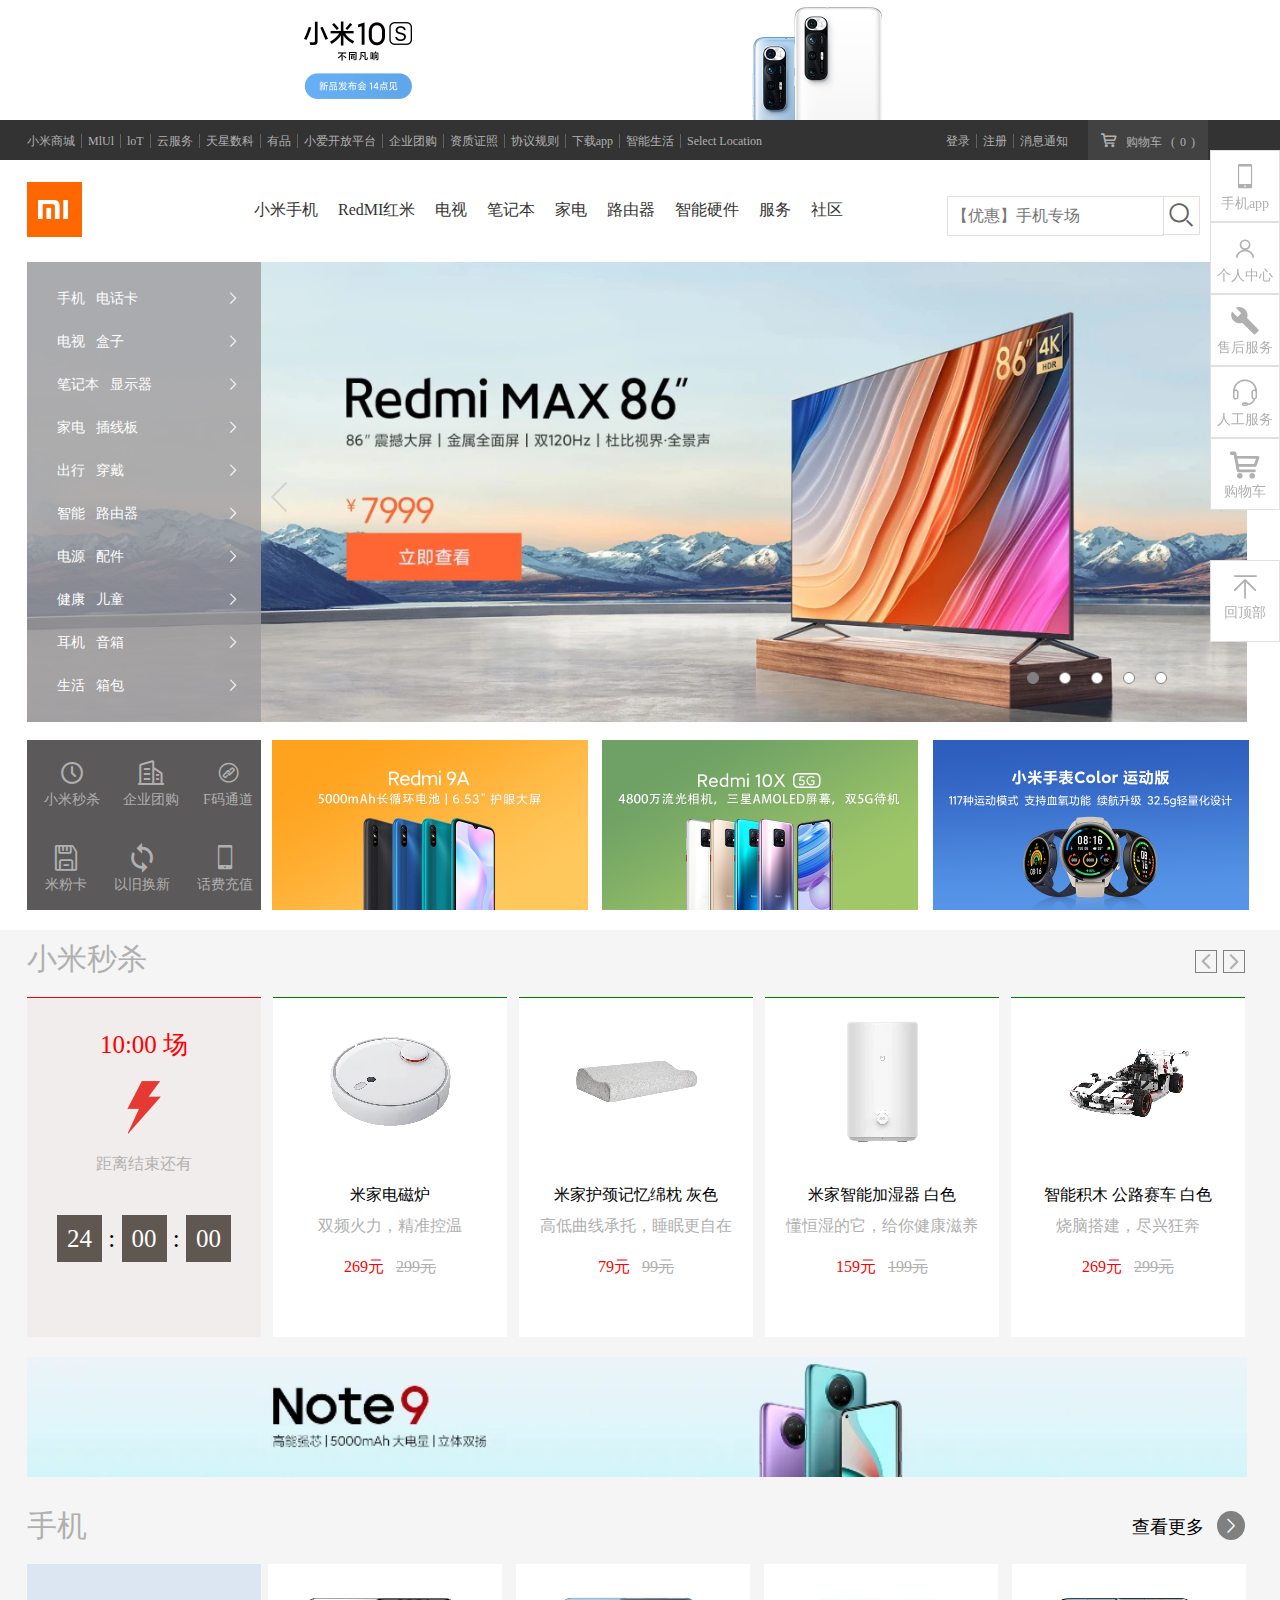
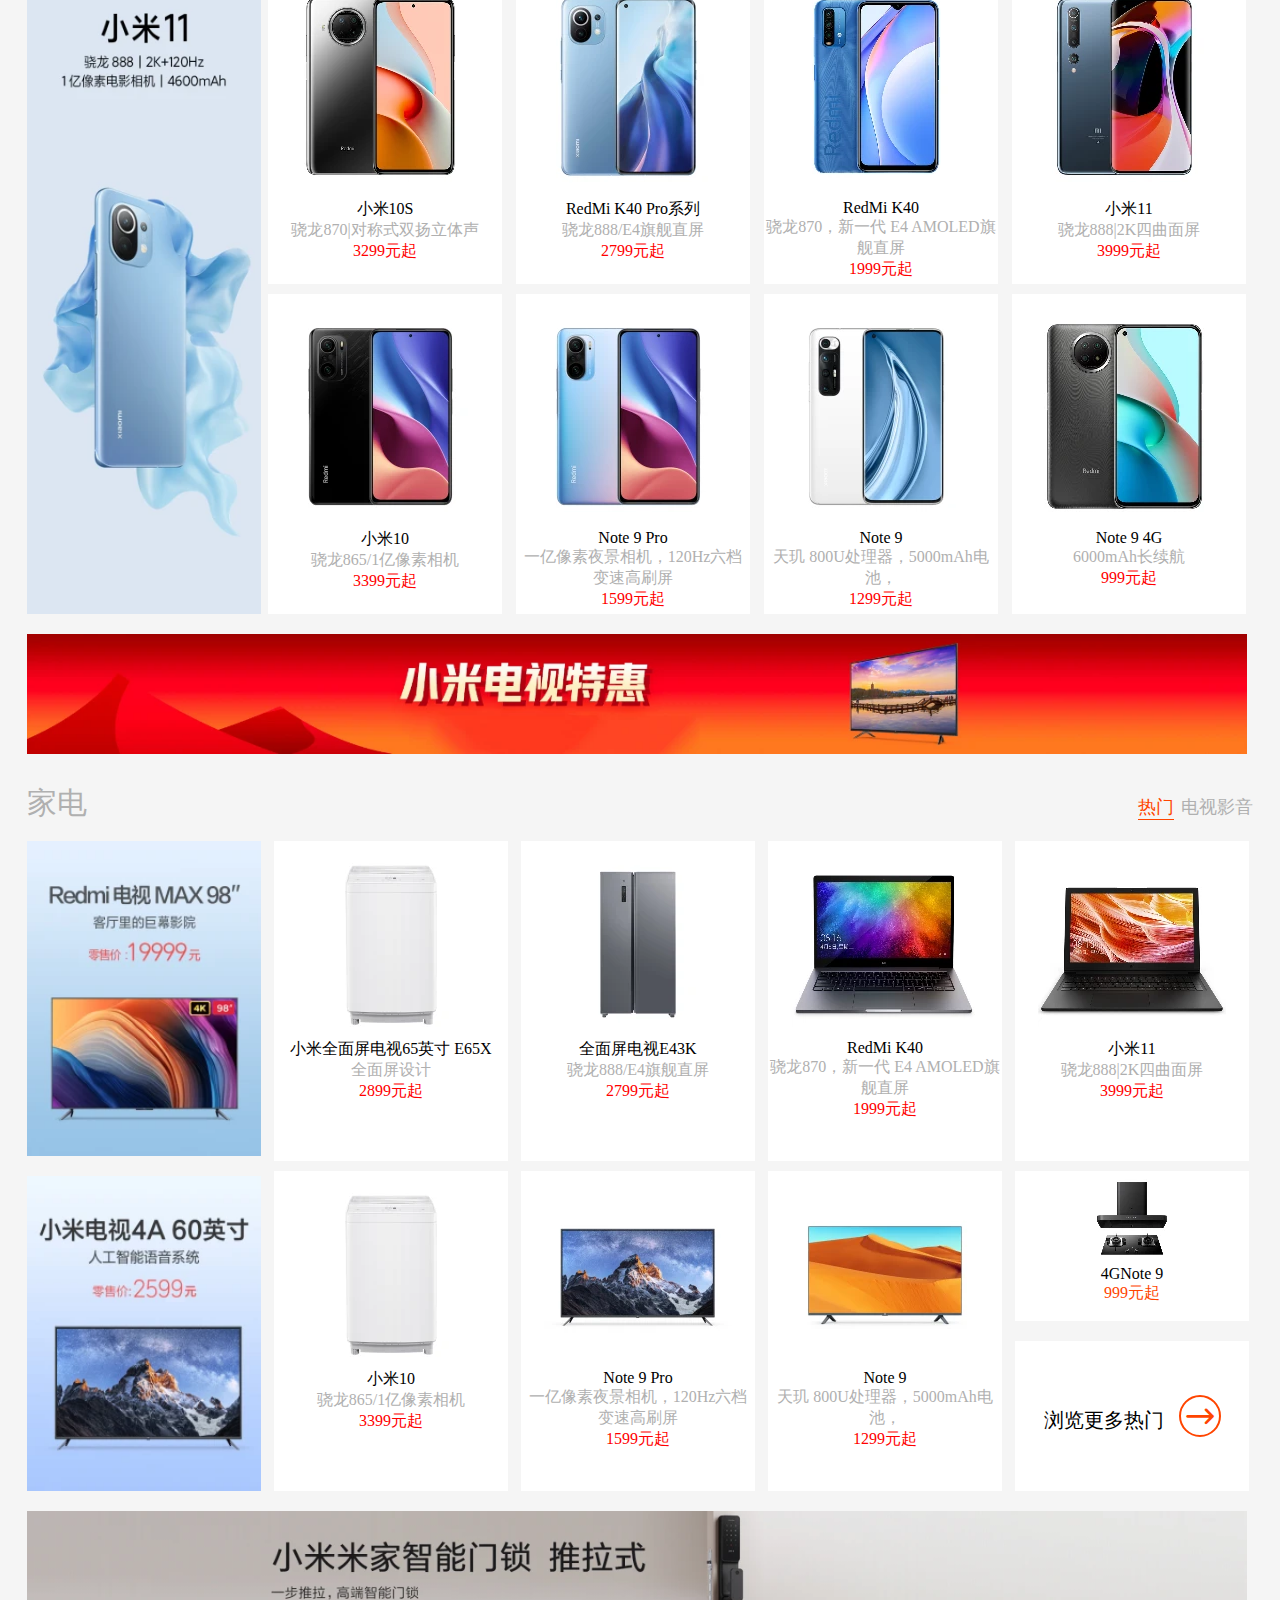
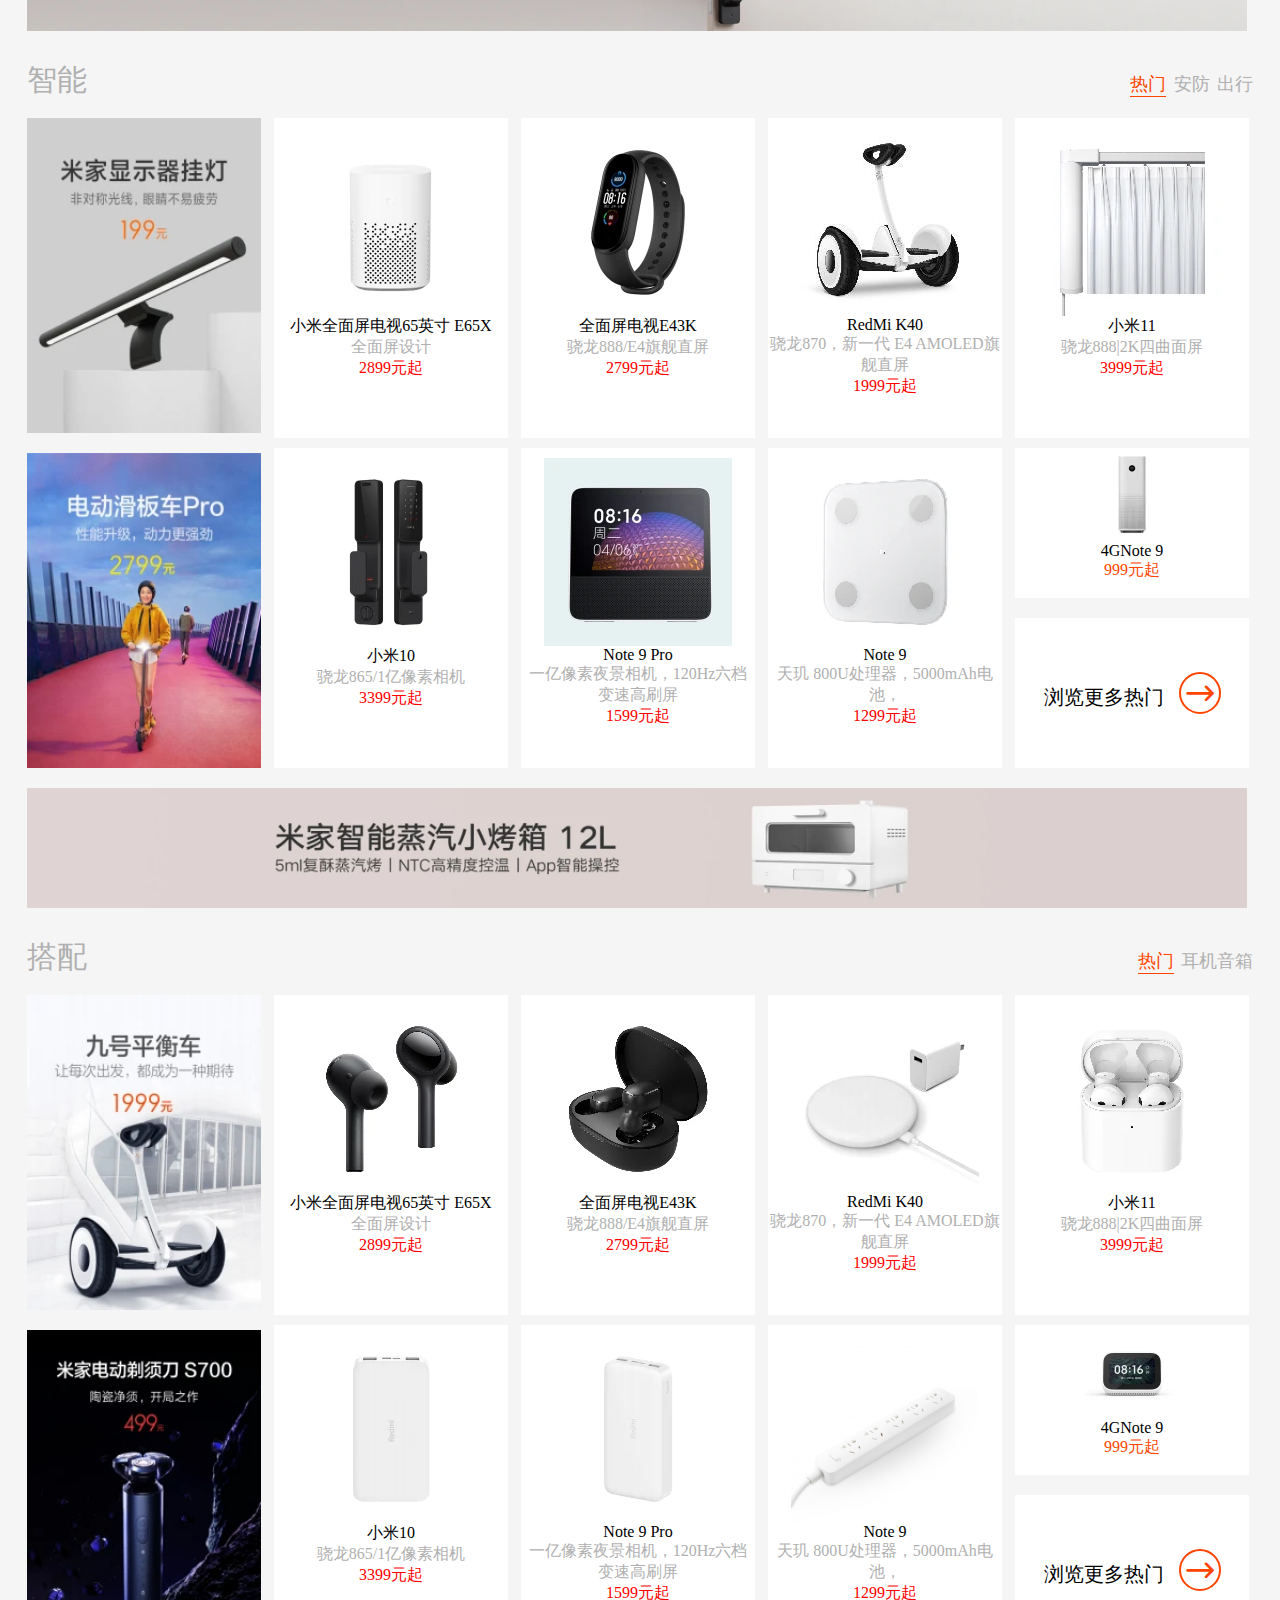
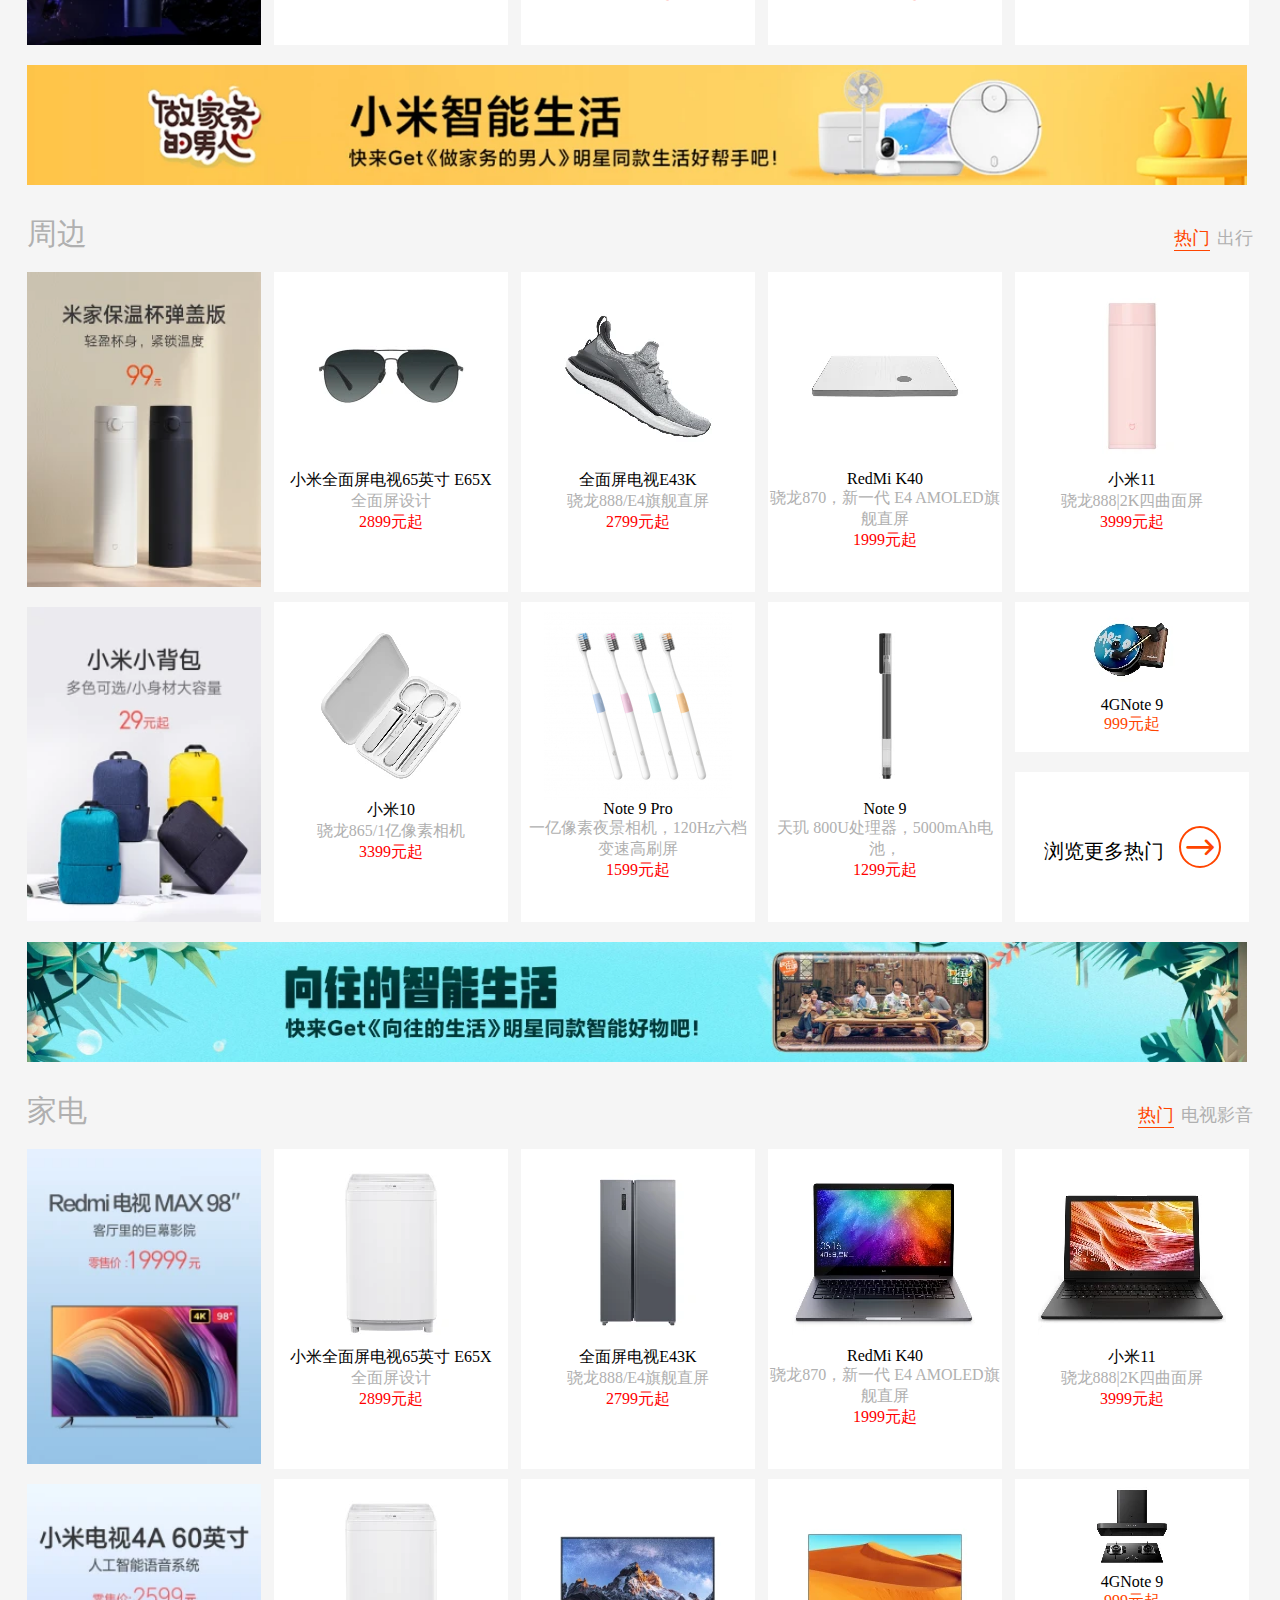
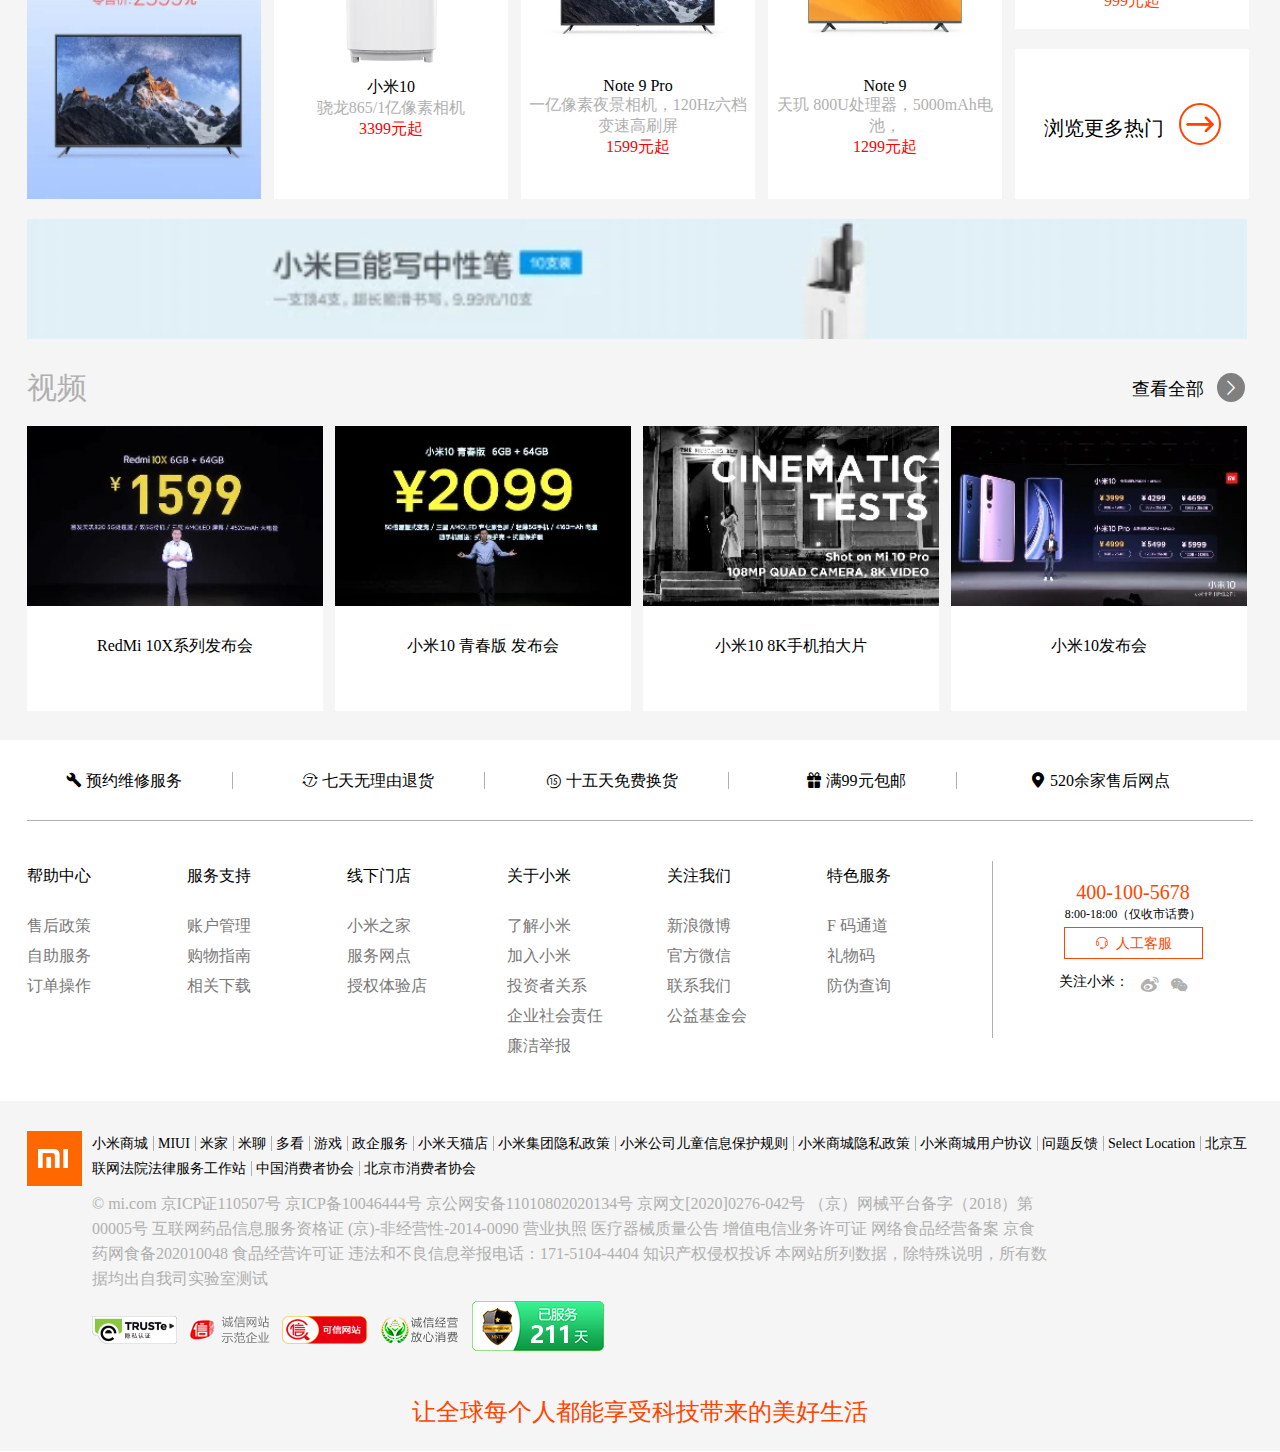
<file: html/index.html>
<!DOCTYPE html>
<html lang="en">
<head>
    <meta charset="UTF-8">
    <meta http-equiv="X-UA-Compatible" content="IE=edge">
    <meta name="viewport" content="width=device-width, initial-scale=1.0">
    <meta name="description" content="小米商城直营小米公司旗下所有产品，包括小米手机系列小米CC9、小米9、小米MIX 3，RedMi 红米系列RedMi K20 Pro、RedMi Note 8，小米电视、红米电视、笔记本、米家智能家居等，同时提供小米客户服务及售后支持。">
    <meta name="keyword" content="小米,小米9,小米cc9,RedMi K20,RedMi Note 8,小米MIX3,小米商城">
    <title>小米商城 RedMi Note 8、小米CC9、小米MIX 3，小米电视官方网站</title>
    <link rel="icon" href="../images/2019-08-13T00-52-11_03.png" type="/image/x-icon">
    <link rel="stylesheet" href="../css/index.css">
    <link rel="stylesheet" href="../css/reset.css">
    <link rel="stylesheet" href="../css/iconfont/iconfont.css">
    <script src="../js/require.js" defer async="true" data-main="../js/main.js"></script>
</head>
<body>
    <header class="container-fluid" id="move">
        <figure class="container">
            <a href="https://www.mi.com/a/h/19349.html" target="_black">
                <img src="../images/顶栏.jpg" alt="顶栏">
            </a>
        </figure>
        <nav class="container-fluid">
            <div class="container">
                <ul class="first">
                    <li><a href="###" class="head">小米商城</a></li>
                    <li><a href="###">MlUl</a></li>
                    <li><a href="###">loT</a></li>
                    <li><a href="###">云服务</a></li>
                    <li><a href="###">天星数科</a></li>
                    <li><a href="###">有品</a></li>
                    <li><a href="###">小爱开放平台</a></li>
                    <li><a href="###">企业团购</a></li>
                    <li><a href="###">资质证照</a></li>
                    <li><a href="###">协议规则</a></li>
                    <li><a href="###">下载app</a></li>
                    <li><a href="###">智能生活</a></li>
                    <li><a href="###">Select Location</a></li>
                </ul>
                <ul class="two">
                    <li><a href="../html/login.html"class="head">登录</a></li>
                    <li id="register_a"><a href="###">注册</a></li>
                    <li><a href="###">消息通知</a></li>
                </ul>
                <ul class="three">
                    <li class="move-parent">
                        <a href="###">
                            <span class="iconfont icon-gouwuchekong
                            "></span>
                            购物车
                            <span>(</span>
                            <span class="number">0</span>
                            <span>)</span>
                        </a>
                        <div id="move">购物车里面还没有商品，赶快选购吧！</div>
                    </li>
                </ul>
                <div class="confirm_next">
                    <div class="confirm_head">
                        <h2 class="l">协议声明</h2>
                        <span class="iconfont icon-cha r"></span>
                    </div>
                    <p>
                        <a href="http://www.mi.com/about/user-agreement/">《小米商城用户协议》</a>、
                        <a href="https://cdn.cnbj1.fds.api.mi-img.com/mi-mall/ded8d0e4a77d.html">《小米商城隐私政策》</a> 、
                        <a href="https://static.account.xiaomi.com/html/agreement/account/cn.html">《小米帐号用户协议》</a>、
                        <a href="https://static.account.xiaomi.com/html/privacy/account/zh_CN.html">《小米帐号隐私政策》</a>
                            请您仔细阅读以上协议，其中有对您权利义务的特别约定等重要条款，同意后方可使用本软件
                    </p>
                    <div>
        
                        <h3>小米帐号隐私政策</h3>
                        <p>我们的隐私政策已于 2019 年 9 月 24 日更新。</p>
                        <p>请花一些时间熟悉我们的隐私政策，如果您有任何问题，请联系我们。</p>
                        <h4>引言</h4>
                        <p>小米帐号是由小米公司及其关联公司（以下简称“小米”或“我们”）为您提供的一项帐号注册、登录和管理服务。<br />我们非常重视您的隐私。本隐私政策是针对小米公司小米帐号做出的隐私方面的陈述与承诺，属于《小米隐私政策》的重要组成部分。涉及到小米帐号特殊约定的，若与《小米隐私政策》之间存在不一致的，以本隐私政策为准；若本隐私政策未约定的，以《小米隐私政策》为准。特别是关于“未成年人信息保护、安全措施、跨境传输”等部分的约定，建议您详细阅读《小米隐私政策》。<br />本隐私政策在制定时充分考虑到您的需求，您全面了解我们的个人信息收集和使用惯例，同时确保您最终能控制提供给我们的个人信息，这一点至关重要。本隐私政策规定我们如何收集、使用、披露、处理和存储您使用我们的小米帐号时提供给我们的信息。注意，您登录小米帐号后使用对应服务的个人信息收集使用规则请查看该服务的隐私政策。本隐私政策下“个人信息”指通过信息本身或通过关联其他信息后能够识别特定个人的数据。我们将严格遵守本隐私政策来使用这些信息。<br />最后，我们希望为用户带来最好的体验。如果您对本隐私政策中描述的个人信息处理实践有任何疑问，请通过 privacy@xiaomi.com联系我们，以便我们处理您的特殊需求。我们很高兴收到您的反馈。如果您的隐私或数据使用问题没有得到满意解决，请联系我们的第三方争端解决机构（免费）：<a href="https://feedback-form.truste.com/watchdog/request">https://feedback-form.truste.com/watchdog/request。</a></p>
                        <h4> 一、我们收集哪些信息以及如何使用信息</h4>                 
                        <h5>（一）您须授权我们收集和使用您个人信息的情形收集个人信息的目的在于向您提供产品和/或服务，并且保证我们遵守适用的相关法律、法规及其他规范性文件。您有权自行选择是否提供该信息，但多数情况下，如果您不提供，我们可能无法向您提供相应的服务，也无法回应您遇到的问题。这些功能包括：</h5>             
                        <p>1、提供帐号基础功能</p>                  
                        <p>（1）注册或登录</p>                  
                        <p>您在注册时需要向我们提供手机号码或邮箱地址作为您的小米帐号名称。同时，您还可以为您的小米帐号设置密码。您的帐号和密码会将被加密保存在服务器，建议您妥善保管好您的密码信息，谨防您的小米帐号被他人盗用。如果您是中国大陆地区用户，为了避免您手动输入，我们会在注册和登录时自动获取您的手机号码并为您填充。为此，我们需要获取您的SIM卡IMSI、ICCID、Line1Number。</p>                  
                        <p>（2）完善帐号信息</p>                  
                        <p>您在使用小米提供的各类服务过程中，您可以通过完善头像、昵称、性别、国家或地区等基础信息，以及设置密保问题，来获得更好的服务与体验，如不提供也不会影响小米帐号的基本功能。</p>                  
                        <p>2. 保障注册、登录安全所必须的功能</p>                  
                        <p>为提高您使用我们的产品与/或服务时系统的安全性，更准确地预防钓鱼网站欺诈和保护帐户安全，我们还会通过短信验证、二次验证（如果需要）来验证您的身份。为此我们需要收集您的短信验证码、二次验证码。此外，我们还会收集您的注册/登录时间、设备相关信息（如设备IMEI/（在Android Q上的）OAID、设备型号、操作系统版本）、设备传感器信息（如手机角速度、手机加速度）、网络信息（如常用登录IP地址）来判断当前的注册、登录环境是否安全。</p>                  
                        <h5>（二）您充分知晓，以下情形中，我们收集、使用个人信息无需征得您的同意：</h4>
                        <p> 
                            1、与国家安全、国防安全有关的；<br />
                            2、与公共安全、公共卫生、重大公共利益有关的；<br />
                            3、与犯罪侦查、起诉、审判和判决执行等有关的；<br />
                            4、出于维护个人信息主体或其他个人的生命、财产等重大合法权益但又很难得到本人同意的；<br />
                            5、所收集的个人信息是个人信息主体自行向社会公众公开的；<br />
                            6、从合法公开披露的信息中收集的您的个人信息的，如合法的新闻报道、政府信息公开等渠道；<br />
                            7、根据您的要求签订合同所必需的；<br />
                            8、用于维护所提供的产品与/或服务的安全稳定运行所必需的，例如发现、处置产品与/或服务的故障；<br />
                            9、为合法的新闻报道所必需的；<br />
                            10、学术研究机构基于公共利益开展统计或学术研究所必要，且对外提供学术研究或描述的结果时，对结果中所包含的个人信息进行去标识化处理的；
                        </p>   
                        <h5>（三）我们从第三方获得您个人信息的情形</h4>
                        <p>在一些法律允许的情况下，我们可能从第三方处获得您的个人信息。例如，您授权第三方帐户绑定小米帐号并登录使用小米的服务或授权导入的您在第三方平台的信息如头像、昵称；出于风控的目的，我们还会通过第三方（如手机号码风险等级库）了解您当前注册/登录环境是否安全。</p>                  
                        <h5>（四）非个人信息</h4>
                        <p>我们还可能收集其他无法识别到特定个人的信息（即不属于个人信息的信息），例如您使用特定服务时产生的统计类数据，如您使用小米帐号服务时的登录/退出记录、交互记录、错误记录。收集此类信息的目的在于改善我们向您提供的服务。所收集信息的类别和数量取决于您如何使用我们产品和/或服务。我们会将此类信息汇总。就本隐私政策而言，汇总数据被视为非个人信息。如果我们将非个人信息与个人信息结合使用，则在结合使用期间，此类信息将被视为个人信息。</p>                  
                        <h4>二、与第三方共享您的个人信息</h4>
                        <p>当您在第三方网站/应用使用小米帐号登录时，且您授权同意后，我们会将您的昵称、头像等信息（取决于该第三方的服务和产品性质）传给该第三方。若您不同意该第三方获得您的个人信息，请您不要同意授权。</p>                  
                        <p>请您注意，我们会将采取加密等手段保障您的信息安全，但您在第三方处的个人信息以该第三方的隐私政策为准。建议您仔细阅读第三方的隐私政策，正如您阅读本隐私政策一样。您可以随时登录<a href="https://account.xiaomi.com/">https://account.xiaomi.com/</a>，点击“绑定授权”来取消对该第三方的授权。</p>                  
                        <h4>三、保留政策</h4>
                        <p>我们基于本隐私政策中所述的信息收集的目的所必需的期间，或者遵守适用的相关法律要求保留个人信息。个人信息在完成收集目的，或在我们确认您的删除或注销申请后，或我们终止运营相应产品或服务后，我们将停止保留，并做删除或匿名化处理。如果是出于公众利益、科学、历史研究或统计的目的，我们将基于适用的法律继续保留相关数据，即使进一步的数据处理与原有的收集目的无关。</p>                  
                        <h4>四、您的权利</h4>
                        <h5>（一）控制设置</h5>
                        <p>
                            我们承认每个人对隐私权的关注各不相同。因此，我们提供了一些示例，说明小米帐号提供的各种方式，供您选择，以限制收集、使用、披露或处理您的个人信息，并控制您的隐私权设置：<br />
                            ▪ 登录<a href="http://account.xiaomi.com">http://account.xiaomi.com</a>，或者在手机上点击手机设置-小米帐号，来查看和更改帐号安全信息、个人信息、授权绑定、设备管理4类信息；<br />
                            ▪ 登入或登出您的小米帐户。<br />
                                        如果您之前因为上述目的同意我们使用您的个人信息，您可以随时通过书面或者向 privacy@xiaomi.com 发送邮件的方式联系我们来改变您的决定。
                        </p>  
                        <h5>（二）您对您的个人信息享有的权利</h5>
                        <p>
                            根据您所适用的国家或地区法律法规，您有权要求访问、更正、删除我们持有的与您相关的任何个人信息（以下简称请求）。与您小米帐号中的个人信息相关的更多详细信息，您可以通过privacy@xiaomi.com。大多数法律要求个人信息主体提出的请求应遵循特定要求，本隐私政策要求您的请求应当符合以下情形：<br />
                            • 通过我们专门的请求渠道，并且出于保护您的信息安全的考虑，您的请求应当是书面的（除非当地法律明确承认口头申请）；<br />
                            • 提供足够的信息使我们可以验证您的身份，确保请求人是所请求信息主体本人或合法授权人；<br />
                                        一旦我们获得充分信息确认可处理您的请求时，我们将在适用数据保护法律规定的时间内对您的请求做出回应。具体而言：<br />
                            • 基于您的要求及适用法律规定，我们可免费提供一份我们已收集并处理的关于您的个人信息记录， 如您提出对于相关信息的其他请求，我们可能会基于相关适用法律，并结合实际的管理成本向您收取一笔合理的费用。<br />
                            • 如果您认为我们持有的关于您的任何信息是不正确或不完整的，可要求基于使用目的更正或完善个人信息。<br />
                            • 根据您适用的法律法规，您可能有权要求我们删除您的个人数据。我们将会根据您的删除请求进行评估，若满足相应规定，我们将会采取包括技术手段在内的相应步骤进行处理。当您或我们协助您删除相关信息后，因为适用的法律和安全技术，我们可能无法立即从备份系统中删除相应的信息，我们将安全地存储您的个人信息并将其与任何进一步处理隔离，直到备份可以清除或实现匿名。<br />
                                        我们有权拒绝处理无实质意义/纠缠式重复的请求、损害他人隐私权的请求、极端不现实的请求，要求不相称的技术工作，以及根据当地法律无需给予的请求，已经公之于众的信息，保密条件下给出的信息。如果我们认为删除数据或访问数据的请求的某些方面可能会导致我们无法出于前述反欺诈和安全目的合法使用数据，可能也会予以拒绝。<br />
                        </p>      
                        <h5>（三）撤销同意</h5>
                        <p>
                            • 您可以通过提交请求撤销同意，包括收集、使用和/或披露我们掌握或控制的您的个人信息。对于小米帐号，撤回同意等同于注销您的小米帐号。为此，您可以通过发送邮件到privacy@xiaomi.com。我们将会在您做出请求后的合理时间内处理您的请求，并且会根据您的请求，在此后不再收集、使用和/或披露您的个人信息。<br />
                            • 请注意，您撤销同意会导致某些法律后果。根据您授权我们处理信息的范围，这可能导致您不能享受小米的产品或服务。但您撤回同意或授权的决定，不会影响此前基于您的授权而开展的个人信息处理。
                        </p>   
                        <h5>（四）注销服务或帐号</h5>
                        <p>如您希望注销小米帐号，您可以通过发送邮件到privacy@xiaomi.com。由于注销小米帐号的操作将使您无法使用小米全线产品和服务，请您谨慎操作。我们为了保护您或他人的合法权益会结合您对小米各产品和服务的使用情况判断是否支持您的注销请求。例如存在尚未偿还的分期，则我们不能立即支持您的请求。</p>                  
                        <h4>五、联系我们</h4>
                        <p>如果您对本隐私政策有任何意见或问题，或者您对我们收集、使用或披露您的个人信息有任何问题，请通过下方地址联系我们，并提及“隐私政策”。针对您关于个人信息相关的权利请求、问题咨询等时，我们有专业的团队解决你的问题。如果你的问题本身涉及比较重大的事项， 我们可能会要求你提供更多信息。如果您对收到的答复不满意，您可以将投诉移交给所在司法辖区的相关监管机构。如果您咨询我们，我们会根据您的实际情况，提供可能适用的相关投诉途径的信息。</p>                  
                        <p>
                            联系地址：北京市海淀区清河中街68号五彩城购物中心写字楼<br />
                                        邮政编码：100085 <br />
                                        小米新加坡私人有限公司<br />
                                        克罗士街 20 号中央中国广场 #02-12 <br />
                                        新加坡邮区 048422 <br />
                                        对于来自欧盟专属经济区的用户，请联系：<br />
                              Xiaomi Technology Netherlands B.V.Xiaomi Technology Spain,S.L. <br />
                            Room 04-106, Wework Strawinskylaan 4117 4th Floor, Atrium North Tower Amsterdam, 1017XD <br />
                                        邮箱：privacy@xiaomi.com <br />
                        </p>                  
                    </div>
                    <div class="bnt">
                        <a href="../html/register.html">同意</a>
                        <a href="../html/index.html">不同意</a>
                    </div>
                </div>
            </div>
        </nav>
    </header>
    <main>
        <article class="container-fluid">
            <section class="head-nav container">
                <figure class="logo l">
                    <img src="../images/logo_03.png" alt="logo">
                </figure>
               <div class="text l">
                   <ul id="head-ul">
                       <li>
                            <a href="###">小米手机</a>
                       </li>
                       <li>
                           <a href="###">RedMI红米</a>
                       </li>
                       <li>
                           <a href="###">电视</a>
                       </li>
                       <li>
                           <a href="###">笔记本</a>
                       </li>
                       <li>
                           <a href="###">家电</a>
                       </li>
                       <li>
                           <a href="###">路由器</a>
                       </li>
                       <li>
                           <a href="###">智能硬件</a>
                       </li>
                       <li>
                           <a href="###">服务</a>
                       </li>
                       <li>
                           <a href="###">社区</a>
                       </li>
                   </ul>
               </div>
               <div class="search l">
                   <input type="search" placeholder="【优惠】手机专场" name="text-input">
                    <span class="iconfont icon-sousuo"></span> 
               </div>
               <div class="search_next">
                   <ul>
                       <li><a href="###">空调</a></li>
                       <li><a href="###">小米手机</a></li>
                       <li><a href="###">洗衣机</a></li>
                       <li><a href="###">空气净化器</a></li>
                       <li><a href="###">耳机</a></li>
                       <li><a href="###">净水器</a></li>
                   </ul>
               </div>
            </section>
            <section class="container-fluid flow">
                <div class="container">
                    <ul>
                        <li><a href="###">
                            <img src="../images/小1.png" alt="" class="head">
                            <p>小米10S</p>
                            <span>3299元起</span>
                        </a></li>
                        <li><a href="###">
                            <img src="../images/小2.png" alt="">
                            <p>小米11</p>
                            <span>3999元起</span>
                        </a></li>
                        <li><a href="###">
                            <img src="../images/小3.png" alt="">
                            <p>小米10至尊纪念版</p>
                            <span>5299元起</span>
                        </a></li>
                        <li><a href="###">
                            <img src="../images/小4.png" alt="">
                            <p>小米10</p>
                            <span>3399元起</span>
                        </a></li>
                        <li><a href="###">
                            <img src="../images/小5.png" alt="">
                            <p>小米10 青春版5G</p>
                            <span>2099元起</span>
                        </a></li>
                        <li><a href="###">
                            <img src="../images/小6.png" alt="">
                            <p>小米MIX Alpha</p>
                            <span>19999元起</span>
                        </a></li>
                    </ul>
                </div> 
            </section>
            <section class="container-fluid flow">
                <div class="container">
                    <ul>
                        <li><a href="###">
                            <img src="../images/红1.png" alt="" class="head">
                            <p>K40 Pro 系列</p>
                            <span>2799元起</span>
                        </a></li>
                        <li><a href="###">
                            <img src="../images/红2.png" alt="">
                            <p>RedMi K40</p>
                            <span>1999元起</span>
                        </a></li>
                        <li><a href="###">
                            <img src="../images/红3.png" alt="">
                            <p>RedMi Note9 系列</p>
                            <span>999元起</span>
                        </a></li>
                        <li><a href="###">
                            <img src="../images/红4.png" alt="">
                            <p>RedMi K30S 至尊纪念版</p>
                            <span>2599元起</span>
                        </a></li>
                        <li><a href="###">
                            <img src="../images/红5.jpg" alt="">
                            <p>RedMi K30 至尊纪念版</p>
                            <span>1999元起</span>
                        </a></li>
                        <li><a href="###">
                            <img src="../images/红6.jpg" alt="">
                            <p>RedMi 9A</p>
                            <span>499元起</span>
                        </a></li>
                    </ul>
                </div> 
            </section>
            <section class="container-fluid flow">
                <div class="container">
                    <ul>
                        <li><a href="###">
                            <img src="../images/电1.png" alt="" class="head">
                            <p>RedMi MAX 86 超大屏电视</p>
                            <span>7999元</span>
                        </a></li>
                        <li><a href="###">
                            <img src="../images/电2.png" alt="">
                            <p>小米电视大师82英寸至尊纪念版</p>
                            <span>49999元</span>
                        </a></li>
                        <li><a href="###">
                            <img src="../images/电3.png" alt="">
                            <p>小米电视大师82英寸</p>
                            <span>9999元</span>
                        </a></li>
                        <li><a href="###">
                            <img src="../images/电4.jpg" alt="">
                            <p>小米透明电视</p>
                            <span>49999元</span>
                        </a></li>
                        <li><a href="###">
                            <img src="../images/电5.png" alt="">
                            <p>小米电视大师65英寸olED</p>
                            <span>9999元</span>
                        </a></li>
                        <li><a href="###">
                            <img src="../images/电6.jpg" alt="">
                            <p>RedMi 智能电视 MAX 98</p>
                            <span>19999元</span>
                        </a></li>
                    </ul>
                </div> 
            </section>
            <section class="container-fluid flow">
                <div class="container">
                    <ul>
                        <li><a href="###">
                            <img src="../images/笔1.png" alt="" class="head">
                            <p>RedMi MAX 86 超大屏电视</p>
                            <span>7999元</span>
                        </a></li>
                        <li><a href="###">
                            <img src="../images/笔2.png" alt="">
                            <p>小米电视大师82英寸至尊纪念版</p>
                            <span>49999元</span>
                        </a></li>
                        <li><a href="###">
                            <img src="../images/笔3.png" alt="">
                            <p>小米电视大师82英寸</p>
                            <span>9999元</span>
                        </a></li>
                        <li><a href="###">
                            <img src="../images/笔4.png" alt="">
                            <p>小米透明电视</p>
                            <span>49999元</span>
                        </a></li>
                        <li><a href="###">
                            <img src="../images/笔5.png" alt="">
                            <p>小米电视大师65英寸olED</p>
                            <span>9999元</span>
                        </a></li>
                        <li><a href="###">
                            <img src="../images/笔6.png" alt="">
                            <p>RedMi 智能电视 MAX 98</p>
                            <span>19999元</span>
                        </a></li>
                    </ul>
                </div> 
            </section>
            <section class="container-fluid flow">
                <div class="container">
                    <ul>
                        <li><a href="###">
                            <img src="../images/家1.jpg" alt="" class="head">
                            <p>RedMi MAX 86 超大屏电视</p>
                            <span>7999元</span>
                        </a></li>
                        <li><a href="###">
                            <img src="../images/家2.png" alt="">
                            <p>小米电视大师82英寸至尊纪念版</p>
                            <span>49999元</span>
                        </a></li>
                        <li><a href="###">
                            <img src="../images/家3.png" alt="">
                            <p>小米电视大师82英寸</p>
                            <span>9999元</span>
                        </a></li>
                        <li><a href="###">
                            <img src="../images/家4.png" alt="">
                            <p>小米透明电视</p>
                            <span>49999元</span>
                        </a></li>
                        <li><a href="###">
                            <img src="../images/家5.png" alt="">
                            <p>小米电视大师65英寸olED</p>
                            <span>9999元</span>
                        </a></li>
                        <li><a href="###">
                            <img src="../images/家6.jpg" alt="">
                            <p>RedMi 智能电视 MAX 98</p>
                            <span>19999元</span>
                        </a></li>
                    </ul>
                </div> 
            </section>
            <section class="container-fluid flow">
                <div class="container">
                    <ul>
                        <li><a href="###">
                            <img src="../images/路1.png" alt="" class="head">
                            <p>RedMi MAX 86 超大屏电视</p>
                            <span>7999元</span>
                        </a></li>
                        <li><a href="###">
                            <img src="../images/路2.png" alt="">
                            <p>小米电视大师82英寸至尊纪念版</p>
                            <span>49999元</span>
                        </a></li>
                        <li><a href="###">
                            <img src="../images/路3.png" alt="">
                            <p>小米电视大师82英寸</p>
                            <span>9999元</span>
                        </a></li>
                        <li><a href="###">
                            <img src="../images/路4.png" alt="">
                            <p>小米透明电视</p>
                            <span>49999元</span>
                        </a></li>
                        <li><a href="###">
                            <img src="../images/路5.png" alt="">
                            <p>小米电视大师65英寸olED</p>
                            <span>9999元</span>
                        </a></li>
                        <li><a href="###">
                            <img src="../images/路6.png" alt="">
                            <p>RedMi 智能电视 MAX 98</p>
                            <span>19999元</span>
                        </a></li>
                    </ul>
                </div> 
            </section> 
            <section class="container-fluid flow">
                <div class="container">
                    <ul>
                        <li><a href="###">
                            <img src="../images/智1.png" alt="" class="head">
                            <p>RedMi MAX 86 超大屏电视</p>
                            <span>7999元</span>
                        </a></li>
                        <li><a href="###">
                            <img src="../images/智2.png" alt="">
                            <p>小米电视大师82英寸至尊纪念版</p>
                            <span>49999元</span>
                        </a></li>
                        <li><a href="###">
                            <img src="../images/智3.jpg" alt="">
                            <p>小米电视大师82英寸</p>
                            <span>9999元</span>
                        </a></li>
                        <li><a href="###">
                            <img src="../images/智5.png" alt="">
                            <p>小米电视大师65英寸olED</p>
                            <span>9999元</span>
                        </a></li>
                        <li><a href="###">
                            <img src="../images/智6.png" alt="">
                            <p>RedMi 智能电视 MAX 98</p>
                            <span>19999元</span>
                        </a></li>
                    </ul>
                </div> 
            </section> 
        </article>
        <article class="container two">
            <section class="text-left l">
                <ul>
                    <li>
                        <a href="###">手机&nbsp;&nbsp; 电话卡</a>
                        <span class="iconfont icon-youjiantou1 r "></span>
                        <div class="show">
                            <ul>
                                <li>
                                    <img src="../images/1小米10S.png" alt="">
                                    <a href="###">小米10S</a>
                                </li>
                                <li>
                                    <img src="../images/2小米11.png" alt="">
                                    <a href="###">小米11</a>
                                </li>
                                <li>
                                    <img src="../images/3小米10.png" alt="">
                                    <a href="###">小米10</a>
                                </li>
                                <li>
                                    <img src="../images/4小米10 青春版.png" alt="">
                                    <a href="###">小米10 青春版</a>
                                </li>
                                <li>
                                    <img src="../images/5RedMi K30S 至尊纪念版.png" alt="">
                                    <a href="###">RedMi K30S 至尊纪念版</a>
                                </li>
                                <li>
                                    <img src="../images/6小米云服务.jpg" alt="">
                                    <a href="###">小米云服务</a>
                                </li>
                                <li>
                                    <img src="../images/7K40 Pro系列.png" alt="">
                                    <a href="###">K40 Pro系列</a>
                                </li>
                                <li>
                                    <img src="../images/8RedMi K40.png" alt="">
                                    <a href="###">RedMi K40</a>
                                </li>
                                <li>
                                    <img src="../images/9RedMi K30 至尊纪念版.jpg" alt="">
                                    <a href="###">RedMi K30 至尊纪念版</a>
                                </li>
                                <li>
                                    <img src="../images/10RedMi 10X Pro.png" alt="">
                                    <a href="###">RedMi 10X Pro</a>
                                </li>
                                <li>
                                    <img src="../images/11RedMi 10X 5G.png" alt="">
                                    <a href="###">RedMi 10X 5G</a>
                                </li>
                                <li>
                                    <img src="../images/12RedMi 10X 4G.jpeg" alt="">
                                    <a href="###">RedMi 10X 4G</a>
                                </li>
                                <li>
                                    <img src="../images/13RedMi Note 9 Pro.png" alt="">
                                    <a href="###">RedMi Note 9 Pro</a>
                                </li>
                                <li>
                                    <img src="../images/14RedMi Note 9 5G.png" alt="">
                                    <a href="###">RedMi Note 9 5G</a>
                                </li>
                                <li>
                                    <img src="../images/15RedMi Note 9 4G.png" alt="">
                                    <a href="###">RedMi Note 9 4G</a>
                                </li>
                                <li>
                                    <img src="../images/16RedMi Note 8 Pro.png" alt="">
                                    <a href="###">RedMi Note 8 Pro</a>
                                </li>
                                <li>
                                    <img src="../images/17RedMi Note 8.png" alt="">
                                    <a href="###">RedMi Note 8</a>
                                </li>
                                <li>
                                    <img src="../images/18手机上门维修.png" alt="">
                                    <a href="###">手机上门维修</a>
                                </li>
                                <li>
                                    <img src="../images/19RedMi 9.png" alt="">
                                    <a href="###">RedMi 9</a>
                                </li>
                                <li>
                                    <img src="../images/20RedMi 9A.jpg" alt="">
                                    <a href="###">RedMi 9A</a>
                                </li>
                                <li>
                                    <img src="../images/21RedMi 8.png" alt="">
                                    <a href="###">RedMi 8</a>
                                </li>
                                <li>
                                    <img src="../images/22RedMi 8A.png" alt="">
                                    <a href="###">RedMi 8A</a>
                                </li>
                                <li>
                                    <img src="../images/23腾讯黑鲨游戏手机.png" alt="">
                                    <a href="###">腾讯黑鲨游戏手机</a>
                                </li>
                                <li>
                                    <img src="../images/24中国电信.jpg" alt="">
                                    <a href="###">中国电信</a>
                                </li>
                            </ul>
                        </div>
                    </li>
                    <li>
                        <a href="###">电视&nbsp;&nbsp; 盒子</a>
                        <span class="iconfont icon-youjiantou1 r"></span>
                        <div class="show">
                            <ul>
                                <li>
                                    <img src="../images/1 (1).jpg" alt="">
                                    <a href="###">小米10S</a>
                                </li>
                                <li>
                                    <img src="../images/1 (1).png" alt="">
                                    <a href="###">小米11</a>
                                </li>
                                <li>
                                    <img src="../images/1 (10).png" alt="">
                                    <a href="###">小米10</a>
                                </li>
                                <li>
                                    <img src="../images/1 (11).png" alt="">
                                    <a href="###">小米10 青春版</a>
                                </li>
                                <li>
                                    <img src="../images/1 (12).png" alt="">
                                    <a href="###">RedMi K30S 至尊纪念版</a>
                                </li>
                                <li>
                                    <img src="../images/1 (13).png" alt="">
                                    <a href="###">小米云服务</a>
                                </li>
                                <li>
                                    <img src="../images/1 (14).png" alt="">
                                    <a href="###">K40 Pro系列</a>
                                </li>
                                <li>
                                    <img src="../images/1 (15).png" alt="">
                                    <a href="###">RedMi K40</a>
                                </li>
                                <li>
                                    <img src="../images/1 (16).png" alt="">
                                    <a href="###">RedMi K30 至尊纪念版</a>
                                </li>
                                <li>
                                    <img src="../images/1 (17).png" alt="">
                                    <a href="###">RedMi 10X Pro</a>
                                </li>
                                <li>
                                    <img src="../images/1 (2).jpg" alt="">
                                    <a href="###">RedMi 10X 5G</a>
                                </li>
                                <li>
                                    <img src="../images/1 (2).png" alt="">
                                    <a href="###">RedMi 10X 4G</a>
                                </li>
                                <li>
                                    <img src="../images/1 (3).jpg" alt="">
                                    <a href="###">RedMi Note 9 Pro</a>
                                </li>
                                <li>
                                    <img src="../images/1 (3).png" alt="">
                                    <a href="###">RedMi Note 9 5G</a>
                                </li>
                                <li>
                                    <img src="../images/1 (4).jpg" alt="">
                                    <a href="###">RedMi Note 9 4G</a>
                                </li>
                                <li>
                                    <img src="../images/1 (5).png" alt="">
                                    <a href="###">RedMi Note 8 Pro</a>
                                </li>
                                <li>
                                    <img src="../images/1 (6).png" alt="">
                                    <a href="###">RedMi Note 8</a>
                                </li>
                                <li>
                                    <img src="../images/1 (7).png" alt="">
                                    <a href="###">手机上门维修</a>
                                </li>
                                <li>
                                    <img src="../images/1 (8).png" alt="">
                                    <a href="###">RedMi 9</a>
                                </li>
                                <li>
                                    <img src="../images/1 (9).png" alt="">
                                    <a href="###">RedMi 9A</a>
                                </li>
                            </ul>
                        </div>
                    </li>
                    <li>
                        <a href="###">笔记本&nbsp;&nbsp; 显示器</a>
                        <span class="iconfont icon-youjiantou1 r"></span>
                        <div class="show">
                            <ul>
                                <li>
                                    <img src="../images/笔 (1).jpg" alt="">
                                    <a href="###">小米10S</a>
                                </li>
                                <li>
                                    <img src="../images/笔 (1).png" alt="">
                                    <a href="###">小米11</a>
                                </li>
                                <li>
                                    <img src="../images/笔 (10).png" alt="">
                                    <a href="###">小米10</a>
                                </li>
                                <li>
                                    <img src="../images/笔 (11).png" alt="">
                                    <a href="###">小米10 青春版</a>
                                </li>
                                <li>
                                    <img src="../images/笔 (12).png" alt="">
                                    <a href="###">RedMi K30S 至尊纪念版</a>
                                </li>
                                <li>
                                    <img src="../images/笔 (13).png" alt="">
                                    <a href="###">小米云服务</a>
                                </li>
                                <li>
                                    <img src="../images/笔 (2).jpg" alt="">
                                    <a href="###">K40 Pro系列</a>
                                </li>
                                <li>
                                    <img src="../images/笔 (3).jpg" alt="">
                                    <a href="###">RedMi K40</a>
                                </li>
                                <li>
                                    <img src="../images/笔 (3).png" alt="">
                                    <a href="###">RedMi K30 至尊纪念版</a>
                                </li>
                                <li>
                                    <img src="../images/笔 (4).png" alt="">
                                    <a href="###">RedMi 10X Pro</a>
                                </li>
                                <li>
                                    <img src="../images/笔 (5).png" alt="">
                                    <a href="###">RedMi 10X 5G</a>
                                </li>
                                <li>
                                    <img src="../images/笔 (6).png" alt="">
                                    <a href="###">RedMi 10X 4G</a>
                                </li>
                                <li>
                                    <img src="../images/笔 (7).png" alt="">
                                    <a href="###">RedMi Note 9 Pro</a>
                                </li>
                                <li>
                                    <img src="../images/笔 (8).png" alt="">
                                    <a href="###">RedMi Note 9 5G</a>
                                </li>
                                <li>
                                    <img src="../images/笔 (9).png" alt="">
                                    <a href="###">RedMi Note 9 4G</a>
                                </li>
                            </ul>
                        </div>
                    </li>
                    <li>
                        <a href="###">家电&nbsp;&nbsp; 插线板</a>
                        <span class="iconfont icon-youjiantou1 r"></span>
                        <div class="show">
                            <ul>
                                <li>
                                    <img src="../images/家电 (1).jpg" alt="">
                                    <a href="###">小米10S</a>
                                </li>
                                <li>
                                    <img src="../images/家电 (1).png" alt="">
                                    <a href="###">小米11</a>
                                </li>
                                <li>
                                    <img src="../images/家电 (10).jpg" alt="">
                                    <a href="###">小米10</a>
                                </li>
                                <li>
                                    <img src="../images/家电 (11).jpg" alt="">
                                    <a href="###">小米10 青春版</a>
                                </li>
                                <li>
                                    <img src="../images/家电 (12).jpg" alt="">
                                    <a href="###">RedMi K30S 至尊纪念版</a>
                                </li>
                                <li>
                                    <img src="../images/家电 (13).jpg" alt="">
                                    <a href="###">小米云服务</a>
                                </li>
                                <li>
                                    <img src="../images/家电 (14).jpg" alt="">
                                    <a href="###">K40 Pro系列</a>
                                </li>
                                <li>
                                    <img src="../images/家电 (15).jpg" alt="">
                                    <a href="###">RedMi K40</a>
                                </li>
                                <li>
                                    <img src="../images/家电 (16).jpg" alt="">
                                    <a href="###">RedMi K30 至尊纪念版</a>
                                </li>
                                <li>
                                    <img src="../images/家电 (17).jpg" alt="">
                                    <a href="###">RedMi 10X Pro</a>
                                </li>
                                <li>
                                    <img src="../images/家电 (18).jpg" alt="">
                                    <a href="###">RedMi 10X 5G</a>
                                </li>
                                <li>
                                    <img src="../images/家电 (2).jpg" alt="">
                                    <a href="###">RedMi 10X 4G</a>
                                </li>
                                <li>
                                    <img src="../images/家电 (2).png" alt="">
                                    <a href="###">RedMi Note 9 Pro</a>
                                </li>
                                <li>
                                    <img src="../images/家电 (3).jpg" alt="">
                                    <a href="###">RedMi Note 9 5G</a>
                                </li>
                                <li>
                                    <img src="../images/家电 (3).png" alt="">
                                    <a href="###">RedMi Note 9 4G</a>
                                </li>
                                <li>
                                    <img src="../images/家电 (4).jpg" alt="">
                                    <a href="###">RedMi Note 8 Pro</a>
                                </li>
                                <li>
                                    <img src="../images/家电 (4).png" alt="">
                                    <a href="###">RedMi Note 8</a>
                                </li>
                                <li>
                                    <img src="../images/家电 (5).jpg" alt="">
                                    <a href="###">手机上门维修</a>
                                </li>
                                <li>
                                    <img src="../images/家电 (5).png" alt="">
                                    <a href="###">RedMi 9</a>
                                </li>
                                <li>
                                    <img src="../images/家电 (6).jpg" alt="">
                                    <a href="###">RedMi 9A</a>
                                </li>
                                <li>
                                    <img src="../images/家电 (7).jpg" alt="">
                                    <a href="###">RedMi 8</a>
                                </li>
                                <li>
                                    <img src="../images/家电 (8).jpg" alt="">
                                    <a href="###">RedMi 8A</a>
                                </li>
                                <li>
                                    <img src="../images/家电 (9).jpg" alt="">
                                    <a href="###">腾讯黑鲨游戏手机</a>
                                </li>
                            </ul>
                        </div>
                    </li>
                    <li>
                        <a href="###">出行&nbsp;&nbsp; 穿戴</a>
                        <span class="iconfont icon-youjiantou1 r"></span>
                        <div class="show">
                            <ul>
                                <li>
                                    <img src="../images/穿戴 (1).jpg" alt="">
                                    <a href="###">小米10S</a>
                                </li>
                                <li>
                                    <img src="../images/穿戴 (1).png" alt="">
                                    <a href="###">小米11</a>
                                </li>
                                <li>
                                    <img src="../images/穿戴 (2).jpg" alt="">
                                    <a href="###">小米10</a>
                                </li>
                                <li>
                                    <img src="../images/穿戴 (2).png" alt="">
                                    <a href="###">小米10 青春版</a>
                                </li>
                                <li>
                                    <img src="../images/穿戴 (3).jpg" alt="">
                                    <a href="###">RedMi K30S 至尊纪念版</a>
                                </li>
                                <li>
                                    <img src="../images/穿戴 (3).png" alt="">
                                    <a href="###">小米云服务</a>
                                </li>
                                <li>
                                    <img src="../images/穿戴 (4).jpg" alt="">
                                    <a href="###">K40 Pro系列</a>
                                </li>
                                <li>
                                    <img src="../images/穿戴 (4).png" alt="">
                                    <a href="###">RedMi K40</a>
                                </li>
                                <li>
                                    <img src="../images/穿戴 (5).jpg" alt="">
                                    <a href="###">RedMi K30 至尊纪念版</a>
                                </li>
                                <li>
                                    <img src="../images/穿戴 (5).png" alt="">
                                    <a href="###">RedMi 10X Pro</a>
                                </li>
                                <li>
                                    <img src="../images/穿戴 (6).jpg" alt="">
                                    <a href="###">RedMi 10X 5G</a>
                                </li>
                                <li>
                                    <img src="../images/穿戴 (7).jpg" alt="">
                                    <a href="###">RedMi 10X 4G</a>
                                </li>
                                <li>
                                    <img src="../images/穿戴 (8).jpg" alt="">
                                    <a href="###">RedMi Note 9 Pro</a>
                                </li>
                            </ul>
                        </div>
                    </li>
                    <li>
                        <a href="###">智能&nbsp;&nbsp; 路由器</a>
                        <span class="iconfont icon-youjiantou1 r"></span>
                        <div class="show">
                            <ul>
                                <li>
                                    <img src="../images/打印 (1).jpg" alt="">
                                    <a href="###">小米10S</a>
                                </li>
                                <li>
                                    <img src="../images/打印 (1).png" alt="">
                                    <a href="###">小米11</a>
                                </li>
                                <li>
                                    <img src="../images/打印 (2).png" alt="">
                                    <a href="###">小米10</a>
                                </li>
                                <li>
                                    <img src="../images/打印 (3).jpg" alt="">
                                    <a href="###">小米10 青春版</a>
                                </li>
                                <li>
                                    <img src="../images/打印 (3).png" alt="">
                                    <a href="###">RedMi K30S 至尊纪念版</a>
                                </li>
                                <li>
                                    <img src="../images/打印 (4).jpg" alt="">
                                    <a href="###">小米云服务</a>
                                </li>
                                <li>
                                    <img src="../images/打印 (4).png" alt="">
                                    <a href="###">K40 Pro系列</a>
                                </li>
                                <li>
                                    <img src="../images/打印 (5).jpg" alt="">
                                    <a href="###">RedMi K40</a>
                                </li>
                                <li>
                                    <img src="../images/打印 (5).png" alt="">
                                    <a href="###">RedMi K30 至尊纪念版</a>
                                </li>
                                <li>
                                    <img src="../images/打印 (6).jpg" alt="">
                                    <a href="###">RedMi 10X Pro</a>
                                </li>
                                <li>
                                    <img src="../images/打印 (6).png" alt="">
                                    <a href="###">RedMi 10X 5G</a>
                                </li>
                                <li>
                                    <img src="../images/打印 (7).jpg" alt="">
                                    <a href="###">RedMi 10X 4G</a>
                                </li>
                                <li>
                                    <img src="../images/打印 (8).jpg" alt="">
                                    <a href="###">RedMi Note 9 Pro</a>
                                </li>
                            </ul>
                        </div>
                    </li>
                    <li>
                        <a href="###">电源&nbsp;&nbsp; 配件</a>
                        <span class="iconfont icon-youjiantou1 r"></span>
                        <div class="show">
                            <ul>
                                <li>
                                    <img src="../images/电源 (1).jpg" alt="">
                                    <a href="###">小米10S</a>
                                </li>
                                <li>
                                    <img src="../images/电源 (1).png" alt="">
                                    <a href="###">小米11</a>
                                </li>
                                <li>
                                    <img src="../images/电源 (2).jpg" alt="">
                                    <a href="###">小米10</a>
                                </li>
                                <li>
                                    <img src="../images/电源 (2).png" alt="">
                                    <a href="###">小米10 青春版</a>
                                </li>
                                <li>
                                    <img src="../images/电源 (3).jpg" alt="">
                                    <a href="###">RedMi K30S 至尊纪念版</a>
                                </li>
                                <li>
                                    <img src="../images/电源 (3).png" alt="">
                                    <a href="###">小米云服务</a>
                                </li>
                                <li>
                                    <img src="../images/电源 (4).jpg" alt="">
                                    <a href="###">K40 Pro系列</a>
                                </li>
                                <li>
                                    <img src="../images/电源 (5).jpg" alt="">
                                    <a href="###">RedMi K40</a>
                                </li>
                                <li>
                                    <img src="../images/电源 (6).jpg" alt="">
                                    <a href="###">RedMi K30 至尊纪念版</a>
                                </li>
                                <li>
                                    <img src="../images/电源 (7).jpg" alt="">
                                    <a href="###">RedMi 10X Pro</a>
                                </li>
                                <li>
                                    <img src="../images/电源 (8).jpg" alt="">
                                    <a href="###">RedMi 10X 5G</a>
                                </li>
                                <li>
                                    <img src="../images/电源 (9).jpg" alt="">
                                    <a href="###">RedMi 10X 4G</a>
                                </li>
                            </ul>
                        </div>
                    </li>
                    <li>
                        <a href="###">健康&nbsp;&nbsp; 儿童</a>
                        <span class="iconfont icon-youjiantou1 r"></span>
                        <div class="show">
                            <ul>
                                <li>
                                    <img src="../images/儿童 (1).jpg" alt="">
                                    <a href="###">小米10S</a>
                                </li>
                                <li>
                                    <img src="../images/儿童 (1).png" alt="">
                                    <a href="###">小米11</a>
                                </li>
                                <li>
                                    <img src="../images/儿童 (10).jpg" alt="">
                                    <a href="###">小米10</a>
                                </li>
                                <li>
                                    <img src="../images/儿童 (11).jpg" alt="">
                                    <a href="###">小米10 青春版</a>
                                </li>
                                <li>
                                    <img src="../images/儿童 (2).jpg" alt="">
                                    <a href="###">RedMi K30S 至尊纪念版</a>
                                </li>
                                <li>
                                    <img src="../images/儿童 (2).png" alt="">
                                    <a href="###">小米云服务</a>
                                </li>
                                <li>
                                    <img src="../images/儿童 (3).jpg" alt="">
                                    <a href="###">K40 Pro系列</a>
                                </li>
                                <li>
                                    <img src="../images/儿童 (3).png" alt="">
                                    <a href="###">RedMi K40</a>
                                </li>
                                <li>
                                    <img src="../images/儿童 (4).jpg" alt="">
                                    <a href="###">RedMi K30 至尊纪念版</a>
                                </li>
                                <li>
                                    <img src="../images/儿童 (5).jpg" alt="">
                                    <a href="###">RedMi 10X Pro</a>
                                </li>
                                <li>
                                    <img src="../images/儿童 (6).jpg" alt="">
                                    <a href="###">RedMi 10X 5G</a>
                                </li>
                                <li>
                                    <img src="../images/儿童 (7).jpg" alt="">
                                    <a href="###">RedMi 10X 4G</a>
                                </li>
                                <li>
                                    <img src="../images/儿童 (8).jpg" alt="">
                                    <a href="###">RedMi Note 9 Pro</a>
                                </li>
                                <li>
                                    <img src="../images/儿童 (9).jpg" alt="">
                                    <a href="###">RedMi Note 9 5G</a>
                                </li>
                            </ul>
                        </div>
                    </li>
                    <li>
                        <a href="###">耳机&nbsp;&nbsp; 音箱</a>
                        <span class="iconfont icon-youjiantou1 r"></span>
                        <div class="show">
                            <ul>
                                <li>
                                    <img src="../images/耳机 (1).jpg" alt="">
                                    <a href="###">小米10S</a>
                                </li>
                                <li>
                                    <img src="../images/耳机 (1).png" alt="">
                                    <a href="###">小米11</a>
                                </li>
                                <li>
                                    <img src="../images/耳机 (2).jpg" alt="">
                                    <a href="###">小米10</a>
                                </li>
                                <li>
                                    <img src="../images/耳机 (2).png" alt="">
                                    <a href="###">小米10 青春版</a>
                                </li>
                                <li>
                                    <img src="../images/耳机 (3).jpg" alt="">
                                    <a href="###">RedMi K30S 至尊纪念版</a>
                                </li>
                                <li>
                                    <img src="../images/耳机 (3).png" alt="">
                                    <a href="###">小米云服务</a>
                                </li>
                                <li>
                                    <img src="../images/耳机 (4).jpg" alt="">
                                    <a href="###">K40 Pro系列</a>
                                </li>
                                <li>
                                    <img src="../images/耳机 (4).png" alt="">
                                    <a href="###">RedMi K40</a>
                                </li>
                                <li>
                                    <img src="../images/耳机 (5).jpg" alt="">
                                    <a href="###">RedMi K30 至尊纪念版</a>
                                </li>
                                <li>
                                    <img src="../images/耳机 (5).png" alt="">
                                    <a href="###">RedMi 10X Pro</a>
                                </li>
                                <li>
                                    <img src="../images/耳机 (6).jpg" alt="">
                                    <a href="###">RedMi 10X 5G</a>
                                </li>
                                <li>
                                    <img src="../images/耳机 (6).png" alt="">
                                    <a href="###">RedMi 10X 4G</a>
                                </li>
                                <li>
                                    <img src="../images/耳机 (7).jpg" alt="">
                                    <a href="###">RedMi Note 9 Pro</a>
                                </li>
                                <li>
                                    <img src="../images/耳机 (7).png" alt="">
                                    <a href="###">RedMi Note 9 5G</a>
                                </li>
                                <li>
                                    <img src="../images/耳机 (8).png" alt="">
                                    <a href="###">RedMi Note 9 4G</a>
                                </li>
                            </ul>
                        </div>
                    </li>
                    <li>
                        <a href="###">生活&nbsp;&nbsp; 箱包</a>
                        <span class="iconfont icon-youjiantou1 r"></span>
                        <div class="show">
                            <ul>
                                <li>
                                    <img src="../images/生活 (1).jpg" alt="">
                                    <a href="###">小米10S</a>
                                </li>
                                <li>
                                    <img src="../images/生活 (1).png" alt="">
                                    <a href="###">小米11</a>
                                </li>
                                <li>
                                    <img src="../images/生活 (10).jpg" alt="">
                                    <a href="###">小米10</a>
                                </li>
                                <li>
                                    <img src="../images/生活 (11).jpg" alt="">
                                    <a href="###">小米10 青春版</a>
                                </li>
                                <li>
                                    <img src="../images/生活 (12).jpg" alt="">
                                    <a href="###">RedMi K30S 至尊纪念版</a>
                                </li>
                                <li>
                                    <img src="../images/生活 (2).jpg" alt="">
                                    <a href="###">小米云服务</a>
                                </li>
                                <li>
                                    <img src="../images/生活 (2).png" alt="">
                                    <a href="###">K40 Pro系列</a>
                                </li>
                                <li>
                                    <img src="../images/生活 (3).jpg" alt="">
                                    <a href="###">RedMi K40</a>
                                </li>
                                <li>
                                    <img src="../images/生活 (4).jpg" alt="">
                                    <a href="###">RedMi K30 至尊纪念版</a>
                                </li>
                                <li>
                                    <img src="../images/生活 (5).jpg" alt="">
                                    <a href="###">RedMi 10X Pro</a>
                                </li>
                                <li>
                                    <img src="../images/生活 (6).jpg" alt="">
                                    <a href="###">RedMi 10X 5G</a>
                                </li>
                                <li>
                                    <img src="../images/生活 (7).jpg" alt="">
                                    <a href="###">RedMi 10X 4G</a>
                                </li>
                                <li>
                                    <img src="../images/生活 (8).jpg" alt="">
                                    <a href="###">RedMi Note 9 Pro</a>
                                </li>
                                <li>
                                    <img src="../images/生活 (9).jpg" alt="">
                                    <a href="###">RedMi Note 9 5G</a>
                                </li>
                            </ul>
                        </div>
                    </li>
                </ul>
            </section>
            <section class="text-right ">
                <div class="
                Carousel">
                   <a href="###">
                       <img src="../images/轮播 (1).jpeg" alt="">
                   </a>
                   <a href="###">
                       <img src="../images/轮播 (1).jpg" alt="">
                   </a>
                   <a href="###">
                       <img src="../images/轮播 (2).jpg" alt="">
                   </a>
                   <a href="###">
                       <img src="../images/轮播 (3).jpg" alt="">
                   </a>
                   <a href="###">
                       <img src="../images/轮播 (4).jpg" alt="">
                   </a>
                   <a href="###">
                    <img src="../images/轮播 (1).jpeg" alt="">
                   </a>
                </div>
                <ul class="mark">
                    <li></li>
                    <li></li>
                    <li></li>
                    <li></li>
                    <li></li>
                </ul>
                <div id="pre">
                </div>
                <div id="next">
                </div>
            </section>
        </article>
        <article class="container list">
            <div id="first">
                <p>
                    <span class="iconfont icon-zhong"></span><br>
                    <a href="###">小米秒杀</a>
                </p>
                <p>
                    <span class="iconfont
                    icon-jianzhu"></span><br>
                    <a href="###">企业团购</a>
                </p>
                <p>
                    <span class="iconfont icon-tongdao"></span><br>
                    <a href="###">F码通道</a>
                </p>
                <p>
                    <span class="iconfont icon-neicunka"></span><br>
                    <a href="###">米粉卡</a>
                </p>
                <p>
                    <span class="iconfont icon-xunhuan"></span><br>
                    <a href="###">以旧换新</a>
                </p>
                <p>
                    <span class="iconfont icon-shouji"></span><br>
                    <a href="###">话费充值</a>
                </p>
            </div>
            <div>
                <a href="###">
                    <img src="../images/显示 (1).jpg" alt="">
                </a>
            </div>
            <div>
                <a href="###">
                    <img src="../images/显示 (2).jpg" alt="">
                </a>
            </div>
            <div>
                <a href="###">
                    <img src="../images/显示 (3).jpg" alt="">
                </a>
            </div>
        </article>
        <article class="container-fluid main">
            <section class="container discount">
                <div class="head_text">
                    <div class="left">小米秒杀</div>
                    <div class="right">
                        <span class="iconfont icon-youjiantou" id="main_l"></span><span class="iconfont icon-youjiantou1" id="main_r"></span>
                    </div>
                </div>
                <div class="one_text l">
                    <p>10:00 场</p>
                    <img src="../images/下载" alt="">
                    <p>距离结束还有</p>
                    <div class="time">
                        <span>00</span> :
                        <span>00</span> :
                        <span>00</span>
                    </div>
                </div>
                <div class="two_text">
                    <ul class="banner1">
                        <li>
                            <img src="../images/轮播1 (18).png" alt="">
                            <p>米家电磁炉</p>
                            <p>双频火力，精准控温</p>
                            <p>
                                <span>269元</span>&nbsp;&nbsp;
                                <del>299元</del>
                            </p>
                        </li>
                        <li>
                            <img src="../images/轮播1 (17).png" alt="">
                            <p>米家护颈记忆绵枕 灰色</p>
                            <p>高低曲线承托，睡眠更自在</p>
                            <p>
                                <span>79元</span>&nbsp;&nbsp;
                                <del>99元</del>
                            </p>
                        </li>
                        <li>
                            <img src="../images/轮播1 (13).png" alt="">
                            <p>米家智能加湿器 白色</p>
                            <p>懂恒湿的它，给你健康滋养</p>
                            <p>
                                <span>159元</span>&nbsp;&nbsp;
                                <del>199元</del>
                            </p>
                        </li>
                        <li>
                            <img src="../images/轮播1 (1).png" alt="">
                            <p>智能积木 公路赛车 白色</p>
                            <p>烧脑搭建，尽兴狂奔</p>
                            <p>
                                <span>269元</span>&nbsp;&nbsp;
                                <del>299元</del>
                            </p>
                        </li>
                        <li>
                            <img src="../images/轮播1 (10).png" alt="">
                            <p>智能积木 公路赛车 白色</p>
                            <p>烧脑搭建，尽兴狂奔</p>
                            <p>
                                <span>269元</span>&nbsp;&nbsp;
                                <del>299元</del>
                            </p>
                        </li>
                        <li>
                            <img src="../images/轮播1 (11).png" alt="">
                            <p>智能积木 公路赛车 白色</p>
                            <p>烧脑搭建，尽兴狂奔</p>
                            <p>
                                <span>269元</span>&nbsp;&nbsp;
                                <del>299元</del>
                            </p>
                        </li>
                        <li>
                            <img src="../images/轮播1 (12).png" alt="">
                            <p>智能积木 公路赛车 白色</p>
                            <p>烧脑搭建，尽兴狂奔</p>
                            <p>
                                <span>269元</span>&nbsp;&nbsp;
                                <del>299元</del>
                            </p>
                        </li>
                        <li>
                            <img src="../images/轮播1 (14).png" alt="">
                            <p>智能积木 公路赛车 白色</p>
                            <p>烧脑搭建，尽兴狂奔</p>
                            <p>
                                <span>269元</span>&nbsp;&nbsp;
                                <del>299元</del>
                            </p>
                        </li>
                        <li>
                            <img src="../images/轮播1 (15).png" alt="">
                            <p>智能积木 公路赛车 白色</p>
                            <p>烧脑搭建，尽兴狂奔</p>
                            <p>
                                <span>269元</span>&nbsp;&nbsp;
                                <del>299元</del>
                            </p>
                        </li>
                        <li>
                            <img src="../images/轮播1 (17).png" alt="">
                            <p>米家护颈记忆绵枕 灰色</p>
                            <p>高低曲线承托，睡眠更自在</p>
                            <p>
                                <span>79元</span>&nbsp;&nbsp;
                                <del>99元</del>
                            </p>
                        </li>
                        <li>
                            <img src="../images/轮播1 (16).png" alt="">
                            <p>智能积木 公路赛车 白色</p>
                            <p>烧脑搭建，尽兴狂奔</p>
                            <p>
                                <span>269元</span>&nbsp;&nbsp;
                                <del>299元</del>
                            </p>
                        </li>
                        <li>
                            <img src="../images/轮播1 (19).png" alt="">
                            <p>智能积木 公路赛车 白色</p>
                            <p>烧脑搭建，尽兴狂奔</p>
                            <p>
                                <span>269元</span>&nbsp;&nbsp;
                                <del>299元</del>
                            </p>
                        </li>
                        <li>
                            <img src="../images/轮播1 (2).png" alt="">
                            <p>智能积木 公路赛车 白色</p>
                            <p>烧脑搭建，尽兴狂奔</p>
                            <p>
                                <span>269元</span>&nbsp;&nbsp;
                                <del>299元</del>
                            </p>
                        </li>
                        <li>
                            <img src="../images/轮播1 (3).png" alt="">
                            <p>智能积木 公路赛车 白色</p>
                            <p>烧脑搭建，尽兴狂奔</p>
                            <p>
                                <span>269元</span>&nbsp;&nbsp;
                                <del>299元</del>
                            </p>
                        </li>
                        <li>
                            <img src="../images/轮播1 (4).png" alt="">
                            <p>智能积木 公路赛车 白色</p>
                            <p>烧脑搭建，尽兴狂奔</p>
                            <p>
                                <span>269元</span>&nbsp;&nbsp;
                                <del>299元</del>
                            </p>
                        </li>
                        <li>
                            <img src="../images/轮播1 (5).png" alt="">
                            <p>智能积木 公路赛车 白色</p>
                            <p>烧脑搭建，尽兴狂奔</p>
                            <p>
                                <span>269元</span>&nbsp;&nbsp;
                                <del>299元</del>
                            </p>
                        </li>
                        <li>
                            <img src="../images/轮播1 (6).png" alt="">
                            <p>智能积木 公路赛车 白色</p>
                            <p>烧脑搭建，尽兴狂奔</p>
                            <p>
                                <span>269元</span>&nbsp;&nbsp;
                                <del>299元</del>
                            </p>
                        </li>
                        <li>
                            <img src="../images/轮播1 (7).png" alt="">
                            <p>智能积木 公路赛车 白色</p>
                            <p>烧脑搭建，尽兴狂奔</p>
                            <p>
                                <span>269元</span>&nbsp;&nbsp;
                                <del>299元</del>
                            </p>
                        </li>
                        <li>
                            <img src="../images/轮播1 (8).png" alt="">
                            <p>智能积木 公路赛车 白色</p>
                            <p>烧脑搭建，尽兴狂奔</p>
                            <p>
                                <span>269元</span>&nbsp;&nbsp;
                                <del>299元</del>
                            </p>
                        </li>
                        <li>
                            <img src="../images/轮播1 (9).png" alt="">
                            <p>智能积木 公路赛车 白色</p>
                            <p>烧脑搭建，尽兴狂奔</p>
                            <p>
                                <span>269元</span>&nbsp;&nbsp;
                                <del>299元</del>
                            </p>
                        </li>
                    </ul>
                </div>
            </section>
            <section class="images container">
                <a href="###">
                    <img src="../images/1111.jpg" alt="">
                </a>
            </section>
            <section class="container phone">
                <div class="head_phone">
                    <div class="l">手机</div>
                    <div class="r">
                        <a href="###">查看更多&nbsp;&nbsp;
                            <span class="iconfont icon-youjiantou1"></span>
                        </a>
                    </div>
                </div>
                <div class="one_phone">
                    <a href="###">
                        <img src="../images/phone_l.jpeg" alt="">
                    </a>
                </div>
                <div class="two_phone">
                    <ul>
                        <li>
                            <a href="###">
                                <img src="../images/phone (1).jpg" alt="">
                                <p>小米10S</p>
                                <p>骁龙870|对称式双扬立体声</p>
                                <p>3299元起</p>
                            </a>
                        </li>
                        <li>
                            <a href="###">
                                <img src="../images/phone (2).jpg" alt="">
                                <p>RedMi K40 Pro系列</p>
                                <p>骁龙888/E4旗舰直屏</p>
                                <p>2799元起</p>
                            </a>
                        </li>
                        <li>
                            <a href="###">
                                <img src="../images/phone (3).jpg" alt="">
                                <p>RedMi K40</p>
                                <p>骁龙870，新一代 E4 AMOLED旗舰直屏</p>
                                <p>1999元起</p>
                            </a>
                        </li>
                        <li>
                            <a href="###">
                                <img src="../images/phone (4).jpg" alt="">
                                <p>小米11</p>
                                <p>骁龙888|2K四曲面屏</p>
                                <p>3999元起</p>
                            </a>
                        </li>
                        <li>
                            <a href="###">
                                <img src="../images/phone (5).jpg" alt="">
                                <p>小米10</p>
                                <p>骁龙865/1亿像素相机</p>
                                <p>3399元起</p>
                            </a>
                        </li>
                        <li>
                            <a href="###">
                                <img src="../images/phone (6).jpg" alt="">
                                <p>Note 9 Pro</p>
                                <p>一亿像素夜景相机，120Hz六档变速高刷屏</p>
                                <p>1599元起</p>
                            </a>
                        </li>
                        <li>
                            <a href="###">
                                <img src="../images/phone (7).jpg" alt="">
                                <p>Note 9</p>
                                <p>天玑 800U处理器，5000mAh电池，</p>
                                <p>1299元起</p>
                            </a>
                        </li>
                        <li>
                            <a href="###">
                                <img src="../images/phone (8).jpg" alt="">
                                <p>Note 9 4G</p>
                                <p>6000mAh长续航</p>
                                <p>999元起</p>
                            </a>
                        </li>
                    </ul>
                </div>
            </section>
            <section class="images container">
                <a href="###">
                    <img src="../images/横1 (2).jpg" alt="">
                </a>
            </section>
            <section class="container home">
                <div class="head_home">
                    <div class="l">家电</div>
                    <div class="r" id="home">
                        <button>热门</button>
                        <button>电视影音</button>
                    </div>
                </div>
                <div class="one_home">
                    <a href="###">
                        <img src="../images/home.l.jpeg" alt="">
                        <img src="../images/home.l.jpg" alt="">
                    </a>
                </div>
                <div class="two_home two_home0">
                    <ul class="show1 show_hidden">
                        <li>
                            <a href="###">
                                <img src="../images/home (10).jpg" alt="">
                                <p>小米全面屏电视65英寸 E65X</p>
                                <p>全面屏设计</p>
                                <p>2899元起</p>
                            </a>
                        </li>
                        <li>
                            <a href="###">
                                <img src="../images/home (2).JPG" alt="">
                                <p>全面屏电视E43K</p>
                                <p>骁龙888/E4旗舰直屏</p>
                                <p>2799元起</p>
                            </a>
                        </li>
                        <li>
                            <a href="###">
                                <img src="../images/home (8).jpg" alt="">
                                <p>RedMi K40</p>
                                <p>骁龙870，新一代 E4 AMOLED旗舰直屏</p>
                                <p>1999元起</p>
                            </a>
                        </li>
                        <li>
                            <a href="###">
                                <img src="../images/home (12).jpg" alt="">
                                <p>小米11</p>
                                <p>骁龙888|2K四曲面屏</p>
                                <p>3999元起</p>
                            </a>
                        </li>
                        <li>
                            <a href="###">
                                <img src="../images/home (10).jpg" alt="">
                                <p>小米10</p>
                                <p>骁龙865/1亿像素相机</p>
                                <p>3399元起</p>
                            </a>
                        </li>
                        <li>
                            <a href="###">
                                <img src="../images/home (13).jpg" alt="">
                                <p>Note 9 Pro</p>
                                <p>一亿像素夜景相机，120Hz六档变速高刷屏</p>
                                <p>1599元起</p>
                            </a>
                        </li>
                        <li>
                            <a href="###">
                                <img src="../images/home (7).jpg" alt="">
                                <p>Note 9</p>
                                <p>天玑 800U处理器，5000mAh电池，</p>
                                <p>1299元起</p>
                            </a>
                        </li>
                        <li>
                            <div class="show1">
                                <a href="###">
                                    <img src="../images/home (3).jpg" alt="">
                                    <p>4GNote 9 </p>
                                    <p>999元起</p>
                                </a>
                            </div>
                            <div class="show_tail">
                                <a href="###">
                                    浏览更多热门&nbsp;&nbsp;
                                    <span class="iconfont icon--_jiantou"></span>
                                </a>
                            </div>
                        </li>
                    </ul>
                    <ul class="show2  show_hidden">
                        <li>
                            <a href="###">
                                <img src="../images/home (6).jpg" alt="">
                                <p>小米10S</p>
                                <p>骁龙870|对称式双扬立体声</p>
                                <p>3299元起</p>
                            </a>
                        </li>
                        <li>
                            <a href="###">
                                <img src="../images/home (7).jpg" alt="">
                                <p>RedMi K40 Pro系列</p>
                                <p>骁龙888/E4旗舰直屏</p>
                                <p>2799元起</p>
                            </a>
                        </li>
                        <li>
                            <a href="###">
                                <img src="../images/home (5).jpg" alt="">
                                <p>RedMi K40</p>
                                <p>骁龙870，新一代 E4 AMOLED旗舰直屏</p>
                                <p>1999元起</p>
                            </a>
                        </li>
                        <li>
                            <a href="###">
                                <img src="../images/home (1).jpg" alt="">
                                <p>小米11</p>
                                <p>骁龙888|2K四曲面屏</p>
                                <p>3999元起</p>
                            </a>
                        </li>
                        <li>
                            <a href="###">
                                <img src="../images/home (13).jpg" alt="">
                                <p>小米10</p>
                                <p>骁龙865/1亿像素相机</p>
                                <p>3399元起</p>
                            </a>
                        </li>
                        <li>
                            <a href="###">
                                <img src="../images/home (14).jpg" alt="">
                                <p>Note 9 Pro</p>
                                <p>一亿像素夜景相机，120Hz六档变速高刷屏</p>
                                <p>1599元起</p>
                            </a>
                        </li>
                        <li>
                            <a href="###">
                                <img src="../images/home (15).jpg" alt="">
                                <p>Note 9</p>
                                <p>天玑 800U处理器，5000mAh电池</p>
                                <p>1299元起</p>
                            </a>
                        </li>
                        <li>
                            <div class="show1">
                                <a href="###">
                                    <img src="../images/home (9).jpg" alt="">
                                    <p>4GNote 9 </p>
                                    <p>999元起</p>
                                </a>
                            </div>
                            <div class="show_tail">
                                <a href="###">
                                    浏览更多热门&nbsp;&nbsp;
                                    <span class="iconfont icon--_jiantou"></span>
                                </a>
                            </div>
                        </li>
                    </ul>
                </div>
            </section>
            <section class="images container">
                <a href="###">
                    <img src="../images/横1 (3).jpg" alt="">
                </a>
            </section>
            <section class="container home">
                <div class="head_home">
                    <div class="l">智能</div>
                    <div class="r" id="home1">
                        <button>热门</button>
                        <button>安防</button>
                        <button>出行</button>
                    </div>
                </div>
                <div class="one_home">
                    <a href="###">
                        <img src="../images/intell (1).jpg" alt="">
                        <img src="../images/intell (2).jpg" alt="">
                    </a>
                </div>
                <div class="two_home two_home1">
                    <ul class="show1 show_hidden">
                        <li>
                            <a href="###">
                                <img src="../images/intell热 (1).jpg" alt="">
                                <p>小米全面屏电视65英寸 E65X</p>
                                <p>全面屏设计</p>
                                <p>2899元起</p>
                            </a>
                        </li>
                        <li>
                            <a href="###">
                                <img src="../images/intell热 (2).jpg" alt="">
                                <p>全面屏电视E43K</p>
                                <p>骁龙888/E4旗舰直屏</p>
                                <p>2799元起</p>
                            </a>
                        </li>
                        <li>
                            <a href="###">
                                <img src="../images/intell热 (4).jpg" alt="">
                                <p>RedMi K40</p>
                                <p>骁龙870，新一代 E4 AMOLED旗舰直屏</p>
                                <p>1999元起</p>
                            </a>
                        </li>
                        <li>
                            <a href="###">
                                <img src="../images/intell热 (5).jpg" alt="">
                                <p>小米11</p>
                                <p>骁龙888|2K四曲面屏</p>
                                <p>3999元起</p>
                            </a>
                        </li>
                        <li>
                            <a href="###">
                                <img src="../images/intell热 (6).jpg" alt="">
                                <p>小米10</p>
                                <p>骁龙865/1亿像素相机</p>
                                <p>3399元起</p>
                            </a>
                        </li>
                        <li>
                            <a href="###">
                                <img src="../images/intell热 (7).jpg" alt="">
                                <p>Note 9 Pro</p>
                                <p>一亿像素夜景相机，120Hz六档变速高刷屏</p>
                                <p>1599元起</p>
                            </a>
                        </li>
                        <li>
                            <a href="###">
                                <img src="../images/intell热 (8).jpg" alt="">
                                <p>Note 9</p>
                                <p>天玑 800U处理器，5000mAh电池，</p>
                                <p>1299元起</p>
                            </a>
                        </li>
                        <li>
                            <div class="show1">
                                <a href="###">
                                    <img src="../images/intell热 (9).jpg" alt="">
                                    <p>4GNote 9 </p>
                                    <p>999元起</p>
                                </a>
                            </div>
                            <div class="show_tail">
                                <a href="###">
                                    浏览更多热门&nbsp;&nbsp;
                                    <span class="iconfont icon--_jiantou"></span>
                                </a>
                            </div>
                        </li>
                    </ul>
                    <ul class="show2 show_hidden">
                        <li>
                            <a href="###">
                                <img src="../images/intell安 (1).jpg" alt="">
                                <p>小米10S</p>
                                <p>骁龙870|对称式双扬立体声</p>
                                <p>3299元起</p>
                            </a>
                        </li>
                        <li>
                            <a href="###">
                                <img src="../images/intell安 (2).jpg" alt="">
                                <p>RedMi K40 Pro系列</p>
                                <p>骁龙888/E4旗舰直屏</p>
                                <p>2799元起</p>
                            </a>
                        </li>
                        <li>
                            <a href="###">
                                <img src="../images/intell安 (3).jpg" alt="">
                                <p>RedMi K40</p>
                                <p>骁龙870，新一代 E4 AMOLED旗舰直屏</p>
                                <p>1999元起</p>
                            </a>
                        </li>
                        <li>
                            <a href="###">
                                <img src="../images/intell安 (4).jpg" alt="">
                                <p>小米11</p>
                                <p>骁龙888|2K四曲面屏</p>
                                <p>3999元起</p>
                            </a>
                        </li>
                        <li>
                            <a href="###">
                                <img src="../images/intell安 (5).jpg" alt="">
                                <p>小米10</p>
                                <p>骁龙865/1亿像素相机</p>
                                <p>3399元起</p>
                            </a>
                        </li>
                        <li>
                            <a href="###">
                                <img src="../images/intell安 (6).jpg" alt="">
                                <p>Note 9 Pro</p>
                                <p>一亿像素夜景相机，120Hz六档变速高刷屏</p>
                                <p>1599元起</p>
                            </a>
                        </li>
                        <li>
                            <div class="show_tail">
                                <a href="###">
                                    浏览更多热门&nbsp;&nbsp;
                                    <span class="iconfont icon--_jiantou"></span>
                                </a>
                            </div>
                        </li>
                    </ul>
                    <ul class="show3 show_hidden">
                        <li>
                            <a href="###">
                                <img src="../images/intell热 (1).jpg" alt="">
                                <p>小米10S</p>
                                <p>骁龙870|对称式双扬立体声</p>
                                <p>3299元起</p>
                            </a>
                        </li>
                        <li>
                            <a href="###">
                                <img src="../images/intell热 (2).jpg" alt="">
                                <p>RedMi K40 Pro系列</p>
                                <p>骁龙888/E4旗舰直屏</p>
                                <p>2799元起</p>
                            </a>
                        </li>
                        <li>
                            <a href="###">
                                <img src="../images/intell热 (4).jpg" alt="">
                                <p>RedMi K40</p>
                                <p>骁龙870，新一代 E4 AMOLED旗舰直屏</p>
                                <p>1999元起</p>
                            </a>
                        </li>
                        <li>
                            <a href="###">
                                <img src="../images/intell热 (5).jpg" alt="">
                                <p>小米11</p>
                                <p>骁龙888|2K四曲面屏</p>
                                <p>3999元起</p>
                            </a>
                        </li>
                        <li>
                            <a href="###">
                                <img src="../images/intell热 (6).jpg" alt="">
                                <p>小米10</p>
                                <p>骁龙865/1亿像素相机</p>
                                <p>3399元起</p>
                            </a>
                        </li>
                        <li>
                            <a href="###">
                                <img src="../images/intell热 (7).jpg" alt="">
                                <p>Note 9 Pro</p>
                                <p>一亿像素夜景相机，120Hz六档变速高刷屏</p>
                                <p>1599元起</p>
                            </a>
                        </li>
                        <li>
                            <a href="###">
                                <img src="../images/intell热 (8).jpg" alt="">
                                <p>Note 9</p>
                                <p>天玑 800U处理器，5000mAh电池</p>
                                <p>1299元起</p>
                            </a>
                        </li>
                        <li>
                            <div class="show1">
                                <a href="###">
                                    <img src="../images/intell热 (9).jpg" alt="">
                                    <p>4GNote 9 </p>
                                    <p>999元起</p>
                                </a>
                            </div>
                            <div class="show_tail">
                                <a href="###">
                                    浏览更多热门&nbsp;&nbsp;
                                    <span class="iconfont icon--_jiantou"></span>
                                </a>
                            </div>
                        </li>
                    </ul>
                </div>
            </section>
            <section class="images container">
                <a href="###">
                    <img src="../images/横1 (1).jpg" alt="">
                </a>
            </section>
            <section class="container home">
                <div class="head_home">
                    <div class="l">搭配</div>
                    <div class="r" id="home2">
                        <button>热门</button>
                        <button>耳机音箱</button>
                    </div>
                </div>
                <div class="one_home">
                    <a href="###">
                        <img src="../images/collo (1).jpg" alt="">
                        <img src="../images/collo (2).jpg" alt="">
                    </a>
                </div>
                <div class="two_home two_home2">
                    <ul class="show1 show_hidden">
                        <li>
                            <a href="###">
                                <img src="../images/collo热 (1).jpg" alt="">
                                <p>小米全面屏电视65英寸 E65X</p>
                                <p>全面屏设计</p>
                                <p>2899元起</p>
                            </a>
                        </li>
                        <li>
                            <a href="###">
                                <img src="../images/collo热 (2).jpg" alt="">
                                <p>全面屏电视E43K</p>
                                <p>骁龙888/E4旗舰直屏</p>
                                <p>2799元起</p>
                            </a>
                        </li>
                        <li>
                            <a href="###">
                                <img src="../images/collo热 (3).jpg" alt="">
                                <p>RedMi K40</p>
                                <p>骁龙870，新一代 E4 AMOLED旗舰直屏</p>
                                <p>1999元起</p>
                            </a>
                        </li>
                        <li>
                            <a href="###">
                                <img src="../images/collo热 (4).jpg" alt="">
                                <p>小米11</p>
                                <p>骁龙888|2K四曲面屏</p>
                                <p>3999元起</p>
                            </a>
                        </li>
                        <li>
                            <a href="###">
                                <img src="../images/collo热 (5).jpg" alt="">
                                <p>小米10</p>
                                <p>骁龙865/1亿像素相机</p>
                                <p>3399元起</p>
                            </a>
                        </li>
                        <li>
                            <a href="###">
                                <img src="../images/collo热 (6).jpg" alt="">
                                <p>Note 9 Pro</p>
                                <p>一亿像素夜景相机，120Hz六档变速高刷屏</p>
                                <p>1599元起</p>
                            </a>
                        </li>
                        <li>
                            <a href="###">
                                <img src="../images/collo热 (7).jpg" alt="">
                                <p>Note 9</p>
                                <p>天玑 800U处理器，5000mAh电池，</p>
                                <p>1299元起</p>
                            </a>
                        </li>
                        <li>
                            <div class="show1">
                                <a href="###">
                                    <img src="../images/collo热(8).jpg" alt="">
                                    <p>4GNote 9 </p>
                                    <p>999元起</p>
                                </a>
                            </div>
                            <div class="show_tail">
                                <a href="###">
                                    浏览更多热门&nbsp;&nbsp;
                                    <span class="iconfont icon--_jiantou"></span>
                                </a>
                            </div>
                        </li>
                    </ul>
                    <ul class="show2 show_hidden">
                        <li>
                            <a href="###">
                                <img src="../images/collo耳机 (1).jpg" alt="">
                                <p>小米10S</p>
                                <p>骁龙870|对称式双扬立体声</p>
                                <p>3299元起</p>
                            </a>
                        </li>
                        <li>
                            <a href="###">
                                <img src="../images/collo耳机 (2).jpg" alt="">
                                <p>RedMi K40 Pro系列</p>
                                <p>骁龙888/E4旗舰直屏</p>
                                <p>2799元起</p>
                            </a>
                        </li>
                        <li>
                            <a href="###">
                                <img src="../images/collo耳机 (3).jpg" alt="">
                                <p>RedMi K40</p>
                                <p>骁龙870，新一代 E4 AMOLED旗舰直屏</p>
                                <p>1999元起</p>
                            </a>
                        </li>
                        <li>
                            <a href="###">
                                <img src="../images/collo耳机 (4).jpg" alt="">
                                <p>小米11</p>
                                <p>骁龙888|2K四曲面屏</p>
                                <p>3999元起</p>
                            </a>
                        </li>
                        <li>
                            <a href="###">
                                <img src="../images/collo耳机 (5).jpg" alt="">
                                <p>小米10</p>
                                <p>骁龙865/1亿像素相机</p>
                                <p>3399元起</p>
                            </a>
                        </li>
                        <li>
                            <a href="###">
                                <img src="../images/collo耳机 (6).jpg" alt="">
                                <p>Note 9 Pro</p>
                                <p>一亿像素夜景相机，120Hz六档变速高刷屏</p>
                                <p>1599元起</p>
                            </a>
                        </li>
                        <li>
                            <a href="###">
                                <img src="../images/collo耳机 (7).jpg" alt="">
                                <p>Note 9</p>
                                <p>天玑 800U处理器，5000mAh电池</p>
                                <p>1299元起</p>
                            </a>
                        </li>
                        <li>
                            <div class="show1">
                                <a href="###">
                                    <img src="../images/collo耳机 (8).jpg" alt="">
                                    <p>4GNote 9 </p>
                                    <p>999元起</p>
                                </a>
                            </div>
                            <div class="show_tail">
                                <a href="###">
                                    浏览更多热门&nbsp;&nbsp;
                                    <span class="iconfont icon--_jiantou"></span>
                                </a>
                            </div>
                        </li>
                    </ul>
                </div>
            </section>
            <section class="images container">
                <a href="###">
                    <img src="../images/横1 (5).jpg" alt="">
                </a>
            </section>
            <section class="container home">
                <div class="head_home">
                    <div class="l">周边</div>
                    <div class="r" id="home3">
                        <button>热门</button>
                        <button>出行</button>
                    </div>
                </div>
                <div class="one_home">
                    <a href="###">
                        <img src="../images/surr (1).jpg" alt="">
                        <img src="../images/surr (2).jpg" alt="">
                    </a>
                </div>
                <div class="two_home two_home3">
                    <ul class="show1 show_hidden">
                        <li>
                            <a href="###">
                                <img src="../images/surr热 (1).jpg" alt="">
                                <p>小米全面屏电视65英寸 E65X</p>
                                <p>全面屏设计</p>
                                <p>2899元起</p>
                            </a>
                        </li>
                        <li>
                            <a href="###">
                                <img src="../images/surr热 (2).jpg" alt="">
                                <p>全面屏电视E43K</p>
                                <p>骁龙888/E4旗舰直屏</p>
                                <p>2799元起</p>
                            </a>
                        </li>
                        <li>
                            <a href="###">
                                <img src="../images/surr热 (3).jpg" alt="">
                                <p>RedMi K40</p>
                                <p>骁龙870，新一代 E4 AMOLED旗舰直屏</p>
                                <p>1999元起</p>
                            </a>
                        </li>
                        <li>
                            <a href="###">
                                <img src="../images/surr热 (4).jpg" alt="">
                                <p>小米11</p>
                                <p>骁龙888|2K四曲面屏</p>
                                <p>3999元起</p>
                            </a>
                        </li>
                        <li>
                            <a href="###">
                                <img src="../images/surr热 (5).jpg" alt="">
                                <p>小米10</p>
                                <p>骁龙865/1亿像素相机</p>
                                <p>3399元起</p>
                            </a>
                        </li>
                        <li>
                            <a href="###">
                                <img src="../images/surr热 (6).jpg" alt="">
                                <p>Note 9 Pro</p>
                                <p>一亿像素夜景相机，120Hz六档变速高刷屏</p>
                                <p>1599元起</p>
                            </a>
                        </li>
                        <li>
                            <a href="###">
                                <img src="../images/surr热 (7).jpg" alt="">
                                <p>Note 9</p>
                                <p>天玑 800U处理器，5000mAh电池，</p>
                                <p>1299元起</p>
                            </a>
                        </li>
                        <li>
                            <div class="show1">
                                <a href="###">
                                    <img src="../images/surr热 (8).jpg" alt="">
                                    <p>4GNote 9 </p>
                                    <p>999元起</p>
                                </a>
                            </div>
                            <div class="show_tail">
                                <a href="###">
                                    浏览更多热门&nbsp;&nbsp;
                                    <span class="iconfont icon--_jiantou"></span>
                                </a>
                            </div>
                        </li>
                    </ul>
                    <ul class="show2 show_hidden">
                        <li>
                            <a href="###">
                                <img src="../images/surr出 (1).jpg" alt="">
                                <p>小米10S</p>
                                <p>骁龙870|对称式双扬立体声</p>
                                <p>3299元起</p>
                            </a>
                        </li>
                        <li>
                            <a href="###">
                                <img src="../images/surr出 (2).jpg" alt="">
                                <p>RedMi K40 Pro系列</p>
                                <p>骁龙888/E4旗舰直屏</p>
                                <p>2799元起</p>
                            </a>
                        </li>
                        <li>
                            <a href="###">
                                <img src="../images/surr出 (3).jpg" alt="">
                                <p>RedMi K40</p>
                                <p>骁龙870，新一代 E4 AMOLED旗舰直屏</p>
                                <p>1999元起</p>
                            </a>
                        </li>
                        <li>
                            <a href="###">
                                <img src="../images/surr出 (4).jpg" alt="">
                                <p>小米11</p>
                                <p>骁龙888|2K四曲面屏</p>
                                <p>3999元起</p>
                            </a>
                        </li>
                        <li>
                            <a href="###">
                                <img src="../images/surr出 (5).jpg" alt="">
                                <p>小米10</p>
                                <p>骁龙865/1亿像素相机</p>
                                <p>3399元起</p>
                            </a>
                        </li>
                        <li>
                            <a href="###">
                                <img src="../images/surr出 (6).jpg" alt="">
                                <p>Note 9 Pro</p>
                                <p>一亿像素夜景相机，120Hz六档变速高刷屏</p>
                                <p>1599元起</p>
                            </a>
                        </li>
                        <li>
                            <a href="###">
                                <img src="../images/surr出 (7).jpg" alt="">
                                <p>Note 9</p>
                                <p>天玑 800U处理器，5000mAh电池</p>
                                <p>1299元起</p>
                            </a>
                        </li>
                        <li>
                            <div class="show1">
                                <a href="###">
                                    <img src="../images/surr出 (8).jpg" alt="">
                                    <p>4GNote 9 </p>
                                    <p>999元起</p>
                                </a>
                            </div>
                            <div class="show_tail">
                                <a href="###">
                                    浏览更多热门&nbsp;&nbsp;
                                    <span class="iconfont icon--_jiantou"></span>
                                </a>
                            </div>
                        </li>
                    </ul>
                </div>
            </section>
            <section class="images container">
                <a href="###">
                    <img src="../images/横1 (6).jpg" alt="">
                </a>
            </section> 
            <section class="container home">
                <div class="head_home">
                    <div class="l">家电</div>
                    <div class="r" id="home4">
                        <button>热门</button>
                        <button>电视影音</button>
                    </div>
                </div>
                <div class="one_home">
                    <a href="###">
                        <img src="../images/home.l.jpeg" alt="">
                        <img src="../images/home.l.jpg" alt="">
                    </a>
                </div>
                <div class="two_home two_home4">
                    <ul class="show1 show_hidden">
                        <li>
                            <a href="###">
                                <img src="../images/home (10).jpg" alt="">
                                <p>小米全面屏电视65英寸 E65X</p>
                                <p>全面屏设计</p>
                                <p>2899元起</p>
                            </a>
                        </li>
                        <li>
                            <a href="###">
                                <img src="../images/home (2).JPG" alt="">
                                <p>全面屏电视E43K</p>
                                <p>骁龙888/E4旗舰直屏</p>
                                <p>2799元起</p>
                            </a>
                        </li>
                        <li>
                            <a href="###">
                                <img src="../images/home (8).jpg" alt="">
                                <p>RedMi K40</p>
                                <p>骁龙870，新一代 E4 AMOLED旗舰直屏</p>
                                <p>1999元起</p>
                            </a>
                        </li>
                        <li>
                            <a href="###">
                                <img src="../images/home (12).jpg" alt="">
                                <p>小米11</p>
                                <p>骁龙888|2K四曲面屏</p>
                                <p>3999元起</p>
                            </a>
                        </li>
                        <li>
                            <a href="###">
                                <img src="../images/home (10).jpg" alt="">
                                <p>小米10</p>
                                <p>骁龙865/1亿像素相机</p>
                                <p>3399元起</p>
                            </a>
                        </li>
                        <li>
                            <a href="###">
                                <img src="../images/home (13).jpg" alt="">
                                <p>Note 9 Pro</p>
                                <p>一亿像素夜景相机，120Hz六档变速高刷屏</p>
                                <p>1599元起</p>
                            </a>
                        </li>
                        <li>
                            <a href="###">
                                <img src="../images/home (7).jpg" alt="">
                                <p>Note 9</p>
                                <p>天玑 800U处理器，5000mAh电池，</p>
                                <p>1299元起</p>
                            </a>
                        </li>
                        <li>
                            <div class="show1">
                                <a href="###">
                                    <img src="../images/home (3).jpg" alt="">
                                    <p>4GNote 9 </p>
                                    <p>999元起</p>
                                </a>
                            </div>
                            <div class="show_tail">
                                <a href="###">
                                    浏览更多热门&nbsp;&nbsp;
                                    <span class="iconfont icon--_jiantou"></span>
                                </a>
                            </div>
                        </li>
                    </ul>
                    <ul class="show2 show_hidden">
                        <li>
                            <a href="###">
                                <img src="../images/home (6).jpg" alt="">
                                <p>小米10S</p>
                                <p>骁龙870|对称式双扬立体声</p>
                                <p>3299元起</p>
                            </a>
                        </li>
                        <li>
                            <a href="###">
                                <img src="../images/home (7).jpg" alt="">
                                <p>RedMi K40 Pro系列</p>
                                <p>骁龙888/E4旗舰直屏</p>
                                <p>2799元起</p>
                            </a>
                        </li>
                        <li>
                            <a href="###">
                                <img src="../images/home (5).jpg" alt="">
                                <p>RedMi K40</p>
                                <p>骁龙870，新一代 E4 AMOLED旗舰直屏</p>
                                <p>1999元起</p>
                            </a>
                        </li>
                        <li>
                            <a href="###">
                                <img src="../images/home (1).jpg" alt="">
                                <p>小米11</p>
                                <p>骁龙888|2K四曲面屏</p>
                                <p>3999元起</p>
                            </a>
                        </li>
                        <li>
                            <a href="###">
                                <img src="../images/home (13).jpg" alt="">
                                <p>小米10</p>
                                <p>骁龙865/1亿像素相机</p>
                                <p>3399元起</p>
                            </a>
                        </li>
                        <li>
                            <a href="###">
                                <img src="../images/home (14).jpg" alt="">
                                <p>Note 9 Pro</p>
                                <p>一亿像素夜景相机，120Hz六档变速高刷屏</p>
                                <p>1599元起</p>
                            </a>
                        </li>
                        <li>
                            <a href="###">
                                <img src="../images/home (15).jpg" alt="">
                                <p>Note 9</p>
                                <p>天玑 800U处理器，5000mAh电池</p>
                                <p>1299元起</p>
                            </a>
                        </li>
                        <li>
                            <div class="show1">
                                <a href="###">
                                    <img src="../images/home (9).jpg" alt="">
                                    <p>4GNote 9 </p>
                                    <p>999元起</p>
                                </a>
                            </div>
                            <div class="show_tail">
                                <a href="###">
                                    浏览更多热门&nbsp;&nbsp;
                                    <span class="iconfont icon--_jiantou"></span>
                                </a>
                            </div>
                        </li>
                    </ul>
                </div>
            </section>
            <section class="images container">
                <a href="###">
                    <img src="../images/横1 (4).jpg" alt="">
                </a>
            </section> 
            <section class="container footer">
                <div class="head_footer">
                    <div class="l">视频</div>
                    <div class="r">
                        <a href="###">查看全部&nbsp;&nbsp;
                            <span class="iconfont icon-youjiantou1"></span>
                        </a>
                    </div>
                </div>
                <div class="one_footer">
                    <ul>
                        <li>
                            <a href="###">
                                <img src="../images/f1.jpg" alt="">
                                <p>RedMi 10X系列发布会</p>
                            </a>
                        </li>
                        <li>
                            <a href="###">
                                <img src="../images/f2.jpg" alt="">
                                <p>小米10 青春版 发布会</p>
                            </a>
                        </li>
                        <li>
                            <a href="###">
                                <img src="../images/f3.jpg" alt="">
                                <p>小米10 8K手机拍大片</p>
                            </a>
                        </li>
                        <li>
                            <a href="###">
                                <img src="../images/f4.jpg" alt="">
                                <p>小米10发布会</p>
                            </a>
                        </li>
                    </ul>
                </div>
            </section>
        </article>
        <aside>
            <ul>
                <li class="head">
                    <a href="###">
                        <span class="iconfont icon-shouji"></span><br>
                        <span>手机app</span>
                    </a>
                    <div class="img">
                        <img src="../images/download.png" alt="">
                        扫码领取新人礼包
                    </div>
                </li>
                <li>
                    <a href="###">
                        <span class="iconfont icon-gerenzhongxin"></span><br>
                        <span>个人中心</span>
                    </a>
                </li>
                <li>
                    <a href="###">
                        <span class="iconfont icon-weixiu"></span><br>
                        <span>售后服务</span>
                    </a>
                </li>
                <li>
                    <a href="###">
                        <span class="iconfont icon-Customerservice"></span><br>
                        <span>人工服务</span>
                    </a>
                </li>
                <li>
                    <a href="./shopping.html" target="_black">
                        <span class="iconfont icon-gouwuchekong"></span><br>
                        <span>购物车</span>
                    </a>
                </li>
                <li id="top">
                    <span class="iconfont icon-huidingbu"></span><br>
                    <a href="#move">回顶部</a>
                </li>
            </ul>
        </aside>
    </main>
    <footer class="container-fluid">
        <div class="server_head container">
            <ul>
                <li>
                    <a href="###">
                        <span class="iconfont icon-weixiu"></span>
                        <span>预约维修服务</span>
                    </a>
                </li>
                <li>
                    <a href="###">
                        <span class="iconfont icon-7tiantuihuan"></span>
                        <span>七天无理由退货</span>
                    </a>
                </li>
                <li>
                    <a href="###">
                        <span class="iconfont icon-15tianwuliyoutuihuo"></span>
                        <span>十五天免费换货</span>
                    </a>
                </li>
                <li>
                    <a href="###">
                        <span class="iconfont icon-liwu"></span>
                        <span>满99元包邮</span>
                    </a>
                </li>
                <li>
                    <a href="###">
                        <span class="iconfont icon-dingwei"></span>
                        <span>520余家售后网点</span>
                    </a>
                </li>
            </ul>
        </div>
        <div class="container server_midden">
            <dl>
                <dt>帮助中心</dt>
                <dd><a href="###">售后政策</a></dd>
                <dd><a href="###">自助服务</a></dd>
                <dd><a href="###">订单操作</a></dd>
            </dl>
            <dl>
                <dt>服务支持</dt>
                <dd><a href="###">账户管理</a></dd>
                <dd><a href="###">购物指南</a></dd>
                <dd><a href="###">相关下载</a></dd>
            </dl>
            <dl>
                <dt>线下门店</dt>
                <dd><a href="###">小米之家</a></dd>
                <dd><a href="###">服务网点</a></dd>
                <dd><a href="###">授权体验店</a></dd>
            </dl>
            <dl>
                <dt>关于小米</dt>
                <dd><a href="###">了解小米</a></dd>
                <dd><a href="###">加入小米</a></dd>
                <dd><a href="###">投资者关系</a></dd>
                <dd><a href="###">企业社会责任</a></dd>
                <dd><a href="###">廉洁举报</a></dd>
            </dl>
            <dl>
                <dt>关注我们</dt>
                <dd><a href="###">新浪微博</a></dd>
                <dd><a href="###">官方微信</a></dd>
                <dd><a href="###">联系我们</a></dd>
                <dd><a href="###">公益基金会</a></dd>
            </dl>
            <dl>
                <dt>特色服务</dt>
                <dd><a href="###">F 码通道</a></dd>
                <dd><a href="###">礼物码</a></dd>
                <dd><a href="###">防伪查询</a></dd>
            </dl>
            <div class="link">
                <p>400-100-5678</p>
                <p>8:00-18:00（仅收市话费）</p>
                <a href="###">
                    <em class="iconfont icon-Customerservice">&nbsp;&nbsp;人工客服 </em>
                </a>
                <div class="link_tail">
                    关注小米：
                    <span>
                        <a href="###" id="tail"><span class="iconfont icon-weibo-fill"></span></a>
                        <a href="###" id="tail"><span class="iconfont icon-weixin"></span>
                        <img src="../images/download.png" alt="" 
                        class="tail00">
                        </a>
                    </span>
                </div>
            </div>
        </div>
        <article class="container-fluid bottom">
            <div class="container">
                <img src="../images/logo_03.png" alt="">
                <a href="###">小米商城</a>
                <a href="###">MIUI</a>
                <a href="###">米家</a>
                <a href="###">米聊</a>
                <a href="###">多看</a>
                <a href="###">游戏</a>
                <a href="###">政企服务</a>
                <a href="###">小米天猫店</a>
                <a href="###">小米集团隐私政策</a>
                <a href="###">小米公司儿童信息保护规则</a>
                <a href="###">小米商城隐私政策</a>
                <a href="###">小米商城用户协议</a>
                <a href="###">问题反馈</a>
                <a href="###">Select Location</a>
                <a href="###">北京互联网法院法律服务工作站</a>
                <a href="###">中国消费者协会</a>
                <a href="###">北京市消费者协会</a>
                <p>
                    &copy;
                    <a href="###">mi.com</a>
                    京ICP证110507号
                    <a href="###">京ICP备10046444号</a>
                    <a href="###">京公网安备11010802020134号</a>
                    <a href="###">京网文[2020]0276-042号</a>
                    <a href="###">（京）网械平台备字（2018）第00005号</a>
                    <a href="###">互联网药品信息服务资格证 (京)-非经营性-2014-0090</a> 
                    <a href="###">营业执照</a>
                    <a href="###">医疗器械质量公告</a>
                    <a href="###">增值电信业务许可证</a>
                    网络食品经营备案 京食药网食备202010048  
                    <a href="###">食品经营许可证</a>
                    违法和不良信息举报电话：171-5104-4404 
                    <a href="###">知识产权侵权投诉</a>
                    本网站所列数据，除特殊说明，所有数据均出自我司实验室测试
                </p>
                <p>
                    <a href="###">
                        <img src="../images/网1.png" alt="">
                    </a>
                    <a href="###">
                        <img src="../images/网2.png" alt="">
                    </a>
                    <a href="###">
                        <img src="../images/网3.png" alt="">
                    </a>
                    <a href="###">
                        <img src="../images/网4.png" alt="">
                    </a>
                    <a href="###">
                        <span class="bottom_images">
                            <img src="../images/lun1.png" alt="">
                            <img src="../images/lun2.png" alt="">
                        </span>
                    </a>
                </p><br>
                <h2>让全球每个人都能享受科技带来的美好生活</h2>
            </div>
        </article>
    </footer>
    <div id="Mask" class="container-fluid"></div>
</body>
</html>
</file>
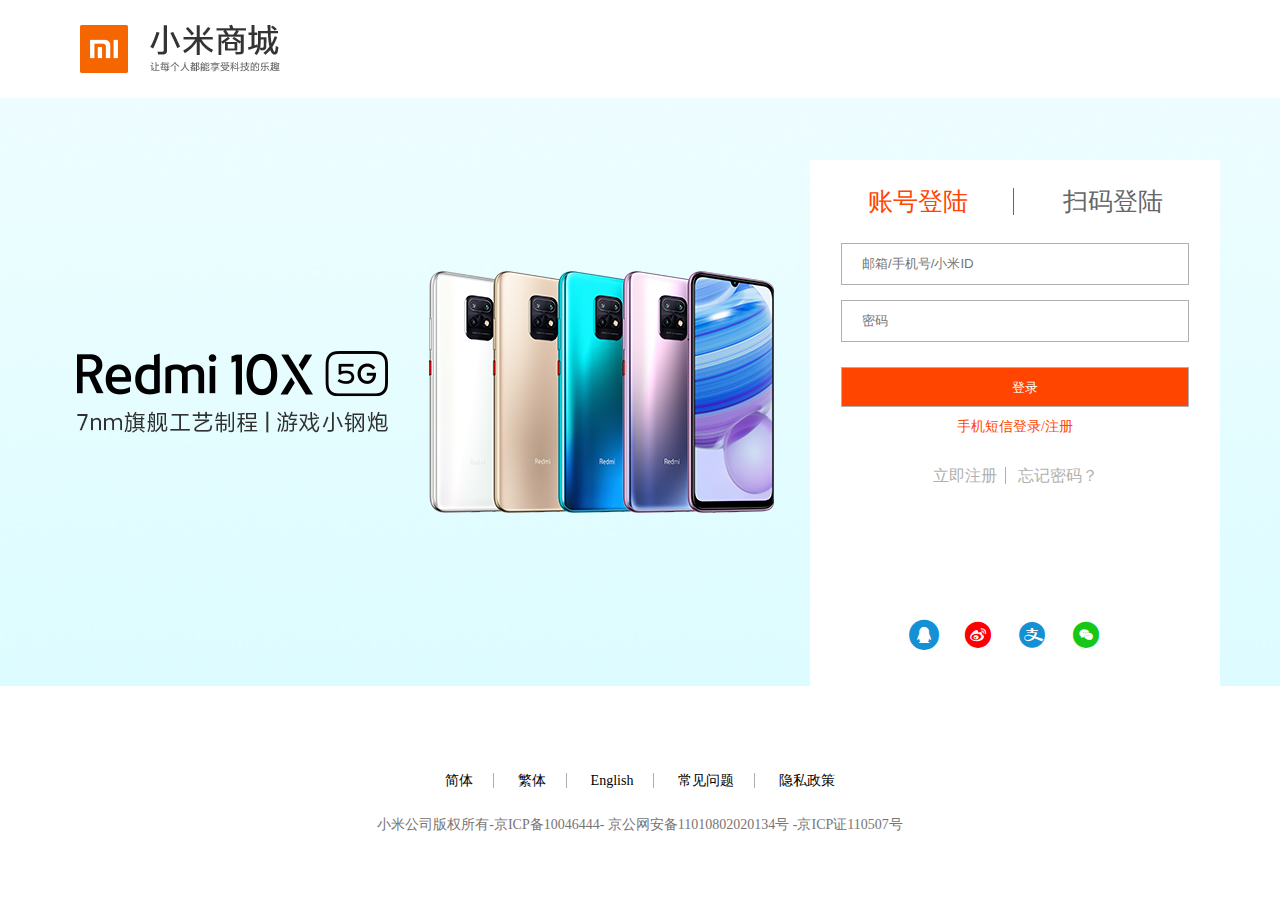
<file: html/login.html>
<!DOCTYPE html>
<html lang="en">
<head>
    <meta charset="UTF-8">
    <meta http-equiv="X-UA-Compatible" content="IE=edge">
    <meta name="viewport" content="width=device-width, initial-scale=1.0">
    <meta name="keywords" content="小米帐号，小米账号，小米注册，注册，Mi Account，Sign in，小米，帐号，账号，小米帐户，登录，登陆，安全令牌，动态口令，小米注册，找回密码">
    <meta name="description" content="小米帐号能使用小米手机，MIUI，小米云，多看阅读，米聊，小米社区等小米服务。">
    <title>小米账号-登录</title>
    <link rel="icon" href="../images/2019-08-13T00-52-11_03.png" type="/image/x-icon">
    <link rel="stylesheet" href="../css/iconfont/iconfont.css">
    <link rel="stylesheet" href="../css/reset.css">
    <link rel="stylesheet" href="../css/login.css">
    <script src="../js/require.js" defer async="true" data-main="../js/main_login.js"></script>
</head>
<body>
    <header class="container-fluid">
        <div class="container_login">
            <img src="../images/login/logo.png" alt="">
        </div>
    </header>
    <main class="container-fluid background_login">
        <div class="container_login">
            <div class="login">
                <div class="login_head">
                    <a href="###">账号登陆</a>
                    <a href="###">扫码登陆</a>
                </div>
                <div class="login_one login_tab">
                    <input type="text" placeholder="邮箱/手机号/小米ID"><br>
                    <input type="password" placeholder="密码"><br>
                    <input type="submit" value="登录"><br>
                    <a href="###">手机短信登录/注册</a>
                    <div class="login_midden">
                        <a href="###">立即注册</a>
                        <a href="###">忘记密码？</a>
                    </div>
                    <div class="login_tail">
                        <a href="###">
                            <span class="iconfont icon-sign_qq"></span>
                        </a>
                        <a href="###">
                            <span class="iconfont icon-logo-weibo"></span>
                        </a>
                        <a href="###">
                            <span class="iconfont icon-shejiaotubiao-45"></span>
                        </a>
                        <a href="###">
                            <span class="iconfont icon-weixin1"></span>
                        </a>
                    </div>
                </div>
                <div class="login_two login_tab">
                    <p>
                        请使用小米手机/米家等小米旗下APP扫码登录
                        <a href="###">
                            <span class="iconfont icon-wenhao"></span>
                        </a>
                    </p>
                    <img src="../images/login/download.png" alt="">
                    <p>使用&nbsp;<span>小米商城APP</span>&nbsp;扫一扫</p>
                    <p>小米手机可打开「设置」>「小米帐号」扫码登录</p>
                </div>
            </div>
        </div>
    </main>
    <footer class="container-fluid">
        <div class="tail">
            <a href="###">简体</a>
            <a href="###">繁体</a>
            <a href="###">English</a>
            <a href="###">常见问题</a>
            <a href="###">隐私政策</a>
        </div>
        <p>
            小米公司版权所有-京ICP备10046444-
            <a href="###">
                京公网安备11010802020134号
            </a>
            -京ICP证110507号 
        </p>
    </footer>
</body>
</html>
</file>
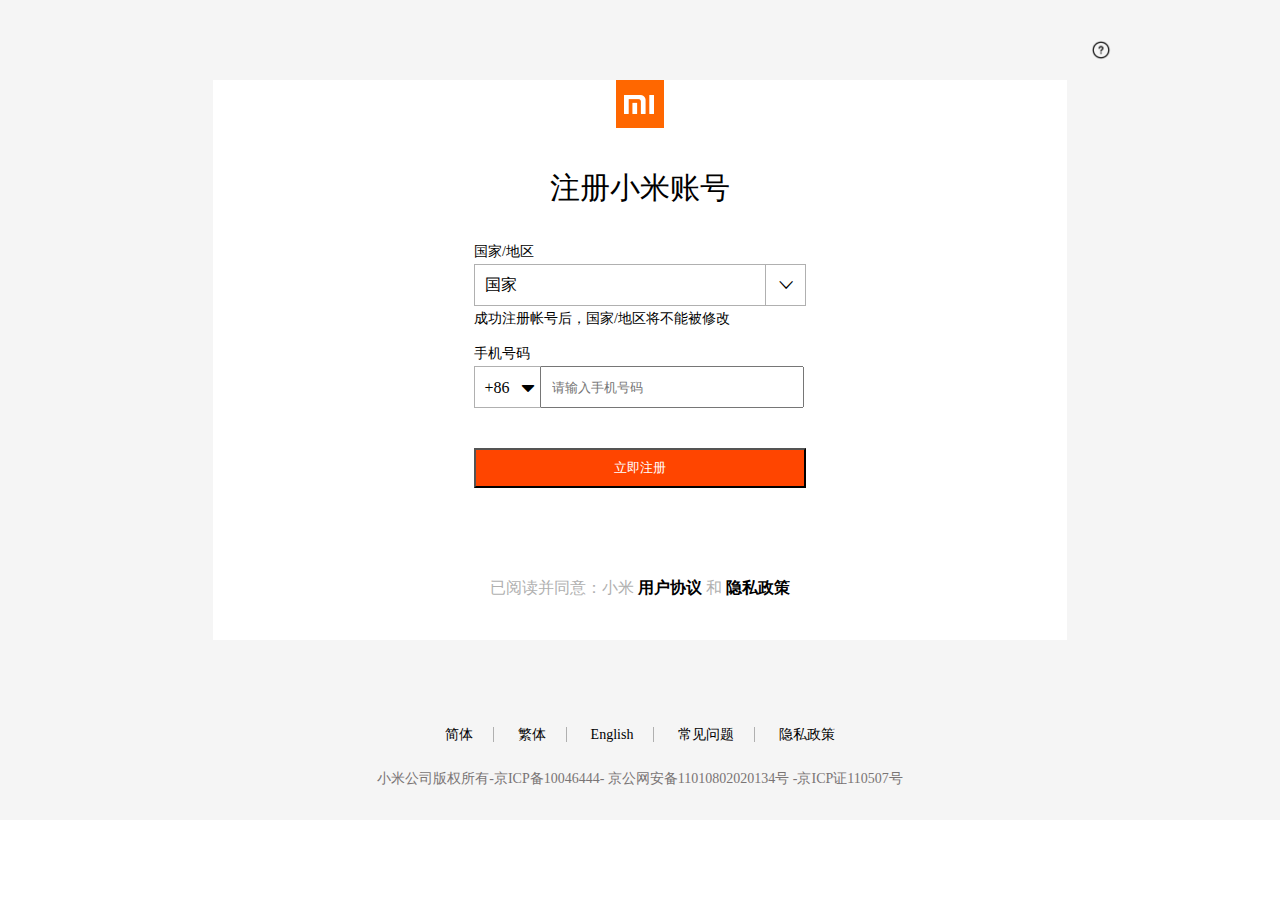
<file: html/register.html>
<!DOCTYPE html>
<html lang="en">
<head>
    <meta charset="UTF-8">
    <meta http-equiv="X-UA-Compatible" content="IE=edge">
    <meta name="viewport" content="width=device-width, initial-scale=1.0">
    <meta name="keywords" content="">
    <meta name="description" content="">
    <title>小米账号-注册</title>
    <link rel="icon" href="../images/2019-08-13T00-52-11_03.png" type="/image/x-icon">
    <link rel="stylesheet" href="../css/iconfont/iconfont.css">
    <link rel="stylesheet" href="../css/reset.css">
    <link rel="stylesheet" href="../css/register.css">
    <script src="../js/require.js" defer async="true" data-main="../js/main_register.js"></script>
</head>
<body>
    <header class="container-fluid">
        <div class="container">
            <a href="###">
                <img src="../images/login/help.png" alt="" class="r">
            </a>
        </div>
    </header>
    <main class="container-fluid">
        <div class="container">
            <div class="text">
                <img src="../images/register/mi.png" alt="">
                <h1>注册小米账号</h1>
                <h3>国家/地区</h3>
                <div class="text_city">
                    <span class="text">国家</span> 
                    <span class="iconfont icon-sanjiaoxing"></span>
                </div>
                <div class="cityAll_text">
                    <input type="text">
                    <div class="list">
                        <div class="word">A</div>
                        <ul>
                            <li>阿富汗</li>
                            <li>阿尔巴尼亚</li>
                            <li>阿尔及利亚</li>
                            <li>美属萨摩亚</li>
                            <li>安圭拉</li>
                            <li>南极洲</li>
                            <li>安提瓜和巴布达</li>
                            <li>阿根廷</li>
                            <li>亚美尼亚</li>
                            <li>阿鲁巴</li>
                            <li>澳大利亚</li>
                            <li>奥地利</li>
                            <li>阿塞拜疆</li>
                        </ul>
                    </div>
                    <div class="list">
                        <div class="word">B</div>
                        <ul>
                            <li>巴哈马</li>
                            <li>巴林</li>
                            <li>孟加拉国</li>
                            <li>巴巴多斯</li>
                            <li>白俄罗斯</li>
                            <li>比利时</li>
                            <li>伯利兹</li>
                            <li>贝宁</li>
                            <li>百慕大</li>
                            <li>不丹</li>
                            <li>玻利维亚</li>
                            <li>荷兰加勒比区</li>
                            <li>波斯尼亚和黑塞哥维那</li>
                            <li>博茨瓦纳</li>
                            <li>巴西</li>
                            <li>布基纳法索</li>
                            <li>英属维尔京群岛</li>
                            <li>文莱</li>
                            <li>保加利亚</li>
                            <li>布隆迪</li>
                        </ul>
                    </div>
                    <div class="list">
                        <div class="word">C</div>
                        <ul>
                            <li>柬埔寨</li>
                            <li>喀麦隆</li>
                            <li>加拿大</li>
                            <li>佛得角</li>
                            <li>开曼群岛</li>
                            <li>中非</li>
                            <li>乍得</li>
                            <li>智利</li>
                            <li>中国</li>
                            <li>圣诞岛</li>
                            <li>科科斯（基林）群岛</li>
                            <li>哥伦比亚</li>
                            <li>科摩罗</li>
                            <li>刚果（布）</li>
                            <li>库克群岛</li>
                            <li>哥斯达黎加</li>
                            <li>克罗地亚</li>
                            <li>古巴</li>
                            <li>库拉索</li>
                            <li>塞浦路斯</li>
                            <li>捷克</li>
                            <li>科特迪瓦</li>
                        </ul>
                    </div>
                    <div class="list">
                        <div class="word">D</div>
                        <ul>
                            <li>丹麦</li>
                            <li>吉布提</li>
                            <li>多米尼克</li>
                            <li>多米尼加</li>
                        </ul>
                    </div>
                    <div class="list">
                        <div class="word">E</div>
                        <ul>
                            <li>厄瓜多尔</li>
                            <li>埃及</li>
                            <li>萨尔瓦多</li>
                            <li>赤道几内亚</li>
                            <li>厄立特里亚</li>
                            <li>爱沙尼亚</li>
                            <li>埃塞俄比亚</li>
                        </ul>
                    </div>
                    <div class="list">
                        <div class="word">F</div>
                        <ul>
                            <li>福克兰群岛</li>
                            <li>法罗群岛</li>
                            <li>斐济</li>
                            <li>芬兰</li>
                            <li>法国</li>
                            <li>法属圭亚那</li>
                            <li>法属波利尼西亚</li>
                        </ul>
                    </div>
                    <div class="list">
                        <div class="word">G</div>
                        <ul>
                            <li>加蓬</li>
                            <li>冈比亚</li>
                            <li>格鲁吉亚</li>
                            <li>德国</li>
                            <li>加纳</li>
                            <li>直布罗陀</li>
                            <li>希腊</li>
                            <li>格陵兰</li>
                            <li>格林纳达</li>
                            <li>瓜德罗普 </li>
                            <li>关岛</li>
                            <li>危地马拉</li>
                            <li>根西</li>
                            <li>几内亚</li>
                            <li>几内亚比绍</li>
                            <li>圭亚那</li>
                        </ul>
                    </div>
                    <div class="list">
                        <div class="word">H</div>
                        <ul>
                            <li>海地</li>
                            <li>洪都拉斯</li>
                            <li>中国,香港</li>
                            <li>匈牙利</li>
                        </ul>
                    </div>
                    <div class="list">
                        <div class="word">I</div>
                        <ul>
                            <li>冰岛</li>
                            <li>印度</li>
                            <li>印尼</li>
                            <li>伊朗</li>
                            <li>伊拉克</li>
                            <li>爱尔兰</li>
                            <li>马恩岛</li>
                            <li>以色列</li>
                            <li>意大利</li>
                        </ul>
                    </div>
                    <div class="list">
                        <div class="word">J</div>
                        <ul>
                            <li>牙买加</li>
                            <li>日本</li>
                            <li>泽西</li>
                            <li>约旦</li>
                        </ul>
                    </div>
                    <div class="list">
                        <div class="word">K</div>
                        <ul>
                            <li>哈萨克斯坦</li>
                            <li>肯尼亚</li>
                            <li>基里巴斯</li>
                            <li>科威特</li>
                            <li>吉尔吉斯斯坦</li>
                        </ul>
                    </div>
                    <div class="list">
                        <div class="word">L</div>
                        <ul>
                            <li>老挝</li>
                            <li>拉脱维亚</li>
                            <li>黎巴嫩</li>
                            <li>莱索托</li>
                            <li>利比里亚</li>
                            <li>利比亚</li>
                            <li>列支敦士登</li>
                            <li>立陶宛</li>
                            <li>卢森堡</li>
                        </ul>
                    </div>
                    <div class="list">
                        <div class="word">M</div>
                        <ul>
                            <li>中国,澳门</li>
                            <li>北马其顿</li>
                            <li>马达加斯加</li>
                            <li>马拉维</li>
                            <li>马来西亚</li>
                            <li>马尔代夫</li>
                            <li>马里</li>
                            <li>马耳他</li>
                            <li>马绍尔群岛</li>
                            <li>马提尼克</li>
                            <li>毛里塔尼亚</li>
                            <li>毛里求斯</li>
                            <li>马约特</li>
                            <li>墨西哥</li>
                            <li>密克罗尼西亚联邦</li>
                            <li>摩尔多瓦</li>
                            <li>摩纳哥</li>
                            <li>蒙古国</li>
                            <li>黑山</li>
                            <li>蒙特塞拉特</li>
                            <li>摩洛哥</li>
                            <li>莫桑比克</li>
                            <li>缅甸</li>
                        </ul>
                    </div>
                    <div class="list">
                        <div class="word">N</div>
                        <ul>
                            <li>纳米比亚</li>
                            <li>瑙鲁</li>
                            <li>尼泊尔</li>
                            <li>荷兰</li>
                            <li>新喀里多尼亚</li>
                            <li>新西兰</li>
                            <li>尼加拉瓜</li>
                            <li>尼日尔</li>
                            <li>尼日利亚</li>
                            <li>纽埃</li>
                            <li>诺福克岛</li>
                            <li>朝鲜</li>
                            <li>北马里亚纳群岛</li>
                            <li>挪威</li>
                        </ul>
                    </div>
                    <div class="list">
                        <div class="word">O</div>
                        <ul>
                            <li>阿曼</li>
                        </ul>
                    </div>
                    <div class="list">
                        <div class="word">P</div>
                        <ul>
                            <li>巴基斯坦</li>
                            <li>帕劳</li>
                            <li>巴勒斯坦</li>
                            <li>巴拿马</li>
                            <li>巴布亚新几内亚</li>
                            <li>巴拉圭</li>
                            <li>秘鲁</li>
                            <li>菲律宾</li>
                            <li>皮特凯恩群岛</li>
                            <li>波兰</li>
                            <li>葡萄牙</li>
                            <li>波多黎各</li>
                        </ul>
                    </div>
                    <div class="list">
                        <div class="word">Q</div>
                        <ul>
                            <li>卡塔尔</li>
                        </ul>
                    </div>
                    <div class="list">
                        <div class="word">R</div>
                        <ul>
                            <li>留尼汪</li>
                            <li>罗马尼亚</li>
                            <li>俄罗斯</li>
                            <li>卢旺达</li>
                        </ul>
                    </div>
                    <div class="list">
                        <div class="word">S</div>
                        <ul>
                            <li>圣巴泰勒米</li>
                            <li>圣赫勒拿</li>
                            <li>圣基茨和尼维斯</li>
                            <li>圣卢西亚</li>
                            <li>法属圣马丁</li>
                            <li>圣皮埃尔和密克隆</li>
                            <li>圣文森特和格林纳丁斯</li>
                            <li>萨摩亚</li>
                            <li>圣马力诺</li>
                            <li>圣多美和普林西比</li>
                            <li>沙特阿拉伯</li>
                            <li>塞内加尔</li>
                            <li>塞尔维亚</li>
                            <li>塞舌尔</li>
                            <li>塞拉利昂</li>
                            <li>新加坡</li>
                            <li>圣马丁</li>
                            <li>斯洛伐克</li>
                            <li>斯洛文尼亚</li>
                            <li>所罗门群岛</li>
                            <li>索马里</li>
                            <li>南非</li>
                            <li>南乔治亚和南桑威奇群岛</li>
                            <li>韩国</li>
                            <li>南苏丹</li>
                            <li>西班牙</li>
                            <li>斯里兰卡</li>
                            <li>苏丹</li>
                            <li>苏里南</li>
                            <li>斯瓦尔巴和扬马延</li>
                            <li>斯威士兰</li>
                            <li>瑞典</li>
                            <li>瑞士</li>
                            <li>叙利亚</li>
                        </ul>
                    </div>
                    <div class="list">
                        <div class="word">T</div>
                        <ul>
                            <li>塔吉克斯坦</li>
                            <li>坦桑尼亚</li>
                            <li>泰国</li>
                            <li>刚果（金）</li>
                            <li>东帝汶</li>
                            <li>多哥</li>
                            <li>托克劳</li>
                            <li>汤加</li>
                            <li>特立尼达和多巴哥</li>
                            <li>突尼斯</li>
                            <li>土耳其</li>
                            <li>土库曼斯坦</li>
                            <li>特克斯和凯科斯群岛</li>
                            <li>图瓦卢</li>
                        </ul>
                    </div>
                    <div class="list">
                        <div class="word">U</div>
                        <ul>
                            <li>美属维尔京群岛</li>
                            <li>乌干达</li>
                            <li>乌克兰</li>
                            <li>阿联酋</li>
                            <li>英国</li>
                            <li>美国</li>
                            <li>乌拉圭</li>
                            <li>乌兹别克斯坦</li>
                        </ul>
                    </div>
                    <div class="list">
                        <div class="word">V</div>
                        <ul>
                            <li>瓦努阿图</li>
                            <li>梵蒂冈</li>
                            <li>委内瑞拉</li>
                            <li>越南</li>
                        </ul>
                    </div>
                    <div class="list">
                        <div class="word">W</div>
                        <ul>
                            <li>瓦利斯和富图纳</li>
                            <li>西撒哈拉</li>
                        </ul>
                    </div>
                    <div class="list">
                        <div class="word">Y</div>
                        <ul>
                            <li>也门</li>
                        </ul>
                    </div>
                    <div class="list">
                        <div class="word">Z</div>
                        <ul>
                            <li>赞比亚</li>
                            <li>津巴布韦</li>
                        </ul>
                    </div>
                </div>
                <p>成功注册帐号后，国家/地区将不能被修改</p>
                <h3>手机号码</h3>
                <div class="text_phone">
                    <div>
                        <div class="l">
                            <span class="number">+86</span><span class="iconfont icon-xiasanjiaoxing"></span>
                        </div>
                        <input type="text" placeholder="请输入手机号码" id="tel">
                    <div class="text_show1" style="display: none;">&nbsp;❗&nbsp;请输入手机号码</div>
                    <div class="text_show2" style="display: none;">&nbsp;❗&nbsp;手机号码格式错误</div><br>
                    </div>
                    <input type="submit" value="立即注册">
                </div>
                <div class="phoneAll_next">
                    <input type="text">
                    <div class="list">
                        <div class="word">A</div>
                        <ul>
                            <li>阿富汗 <span class="r">+93</span></li>
                            <li>阿尔巴尼亚 <span class="r">+355</span></li>
                            <li>阿尔及利亚 <span class="r">+213</span></li>
                            <li>美属萨摩亚 <span class="r">+1</span></li>
                            <li>安圭拉 <span class="r">+376</span></li>
                            <li>南极洲 <span class="r">+244</span></li>
                            <li>安提瓜和巴布达 <span class="r">+1</span></li>
                            <li>阿根廷 <span class="r">+672</span></li>
                            <li>亚美尼亚 <span class="r">+1</span></li>
                            <li>阿鲁巴 <span class="r">+54</span></li>
                            <li>澳大利亚 <span class="r">+374</span></li>
                            <li>奥地利 <span class="r">+93</span></li>
                            <li>阿塞拜疆 <span class="r">+93</span></li>
                        </ul>
                    </div>
                    <div class="list">
                        <div class="word">B</div>
                        <ul>
                            <li>巴哈马 <span class="r">+93</span></li>
                            <li>巴林 <span class="r">+93</span></li>
                            <li>孟加拉国 <span class="r">+93</span></li>
                            <li>巴巴多斯 <span class="r">+93</span></li>
                            <li>白俄罗斯 <span class="r">+93</span></li>
                            <li>比利时 <span class="r">+93</span></li>
                            <li>伯利兹 <span class="r">+93</span></li>
                            <li>贝宁 <span class="r">+93</span></li>
                            <li>百慕大 <span class="r">+93</span></li>
                            <li>不丹 <span class="r">+93</span></li>
                            <li>玻利维亚 <span class="r">+93</span></li>
                            <li>荷兰加勒比区 <span class="r">+93</span></li>
                            <li>波斯尼亚和黑塞哥维那 <span class="r">+93</span></li>
                            <li>博茨瓦纳 <span class="r">+93</span></li>
                            <li>巴西 <span class="r">+93</span></li>
                            <li>布基纳法索 <span class="r">+93</span></li>
                            <li>英属维尔京群岛 <span class="r">+93</span></li>
                            <li>文莱 <span class="r">+93</span></li>
                            <li>保加利亚 <span class="r">+93</span></li>
                            <li>布隆迪 <span class="r">+93</span></li>
                        </ul>
                    </div>
                    <div class="list">
                        <div class="word">C</div>
                        <ul>
                            <li>柬埔寨 <span class="r">+93</span></li>
                            <li>喀麦隆 <span class="r">+93</span></li>
                            <li>加拿大 <span class="r">+93</span></li>
                            <li>佛得角 <span class="r">+93</span></li>
                            <li>开曼群岛 <span class="r">+93</span></li>
                            <li>中非 <span class="r">+93</span></li>
                            <li>乍得 <span class="r">+93</span></li>
                            <li>智利 <span class="r">+93</span></li>
                            <li>中国 <span class="r">+93</span></li>
                            <li>圣诞岛 <span class="r">+93</span></li>
                            <li>科科斯（基林）群岛 <span class="r">+93</span></li>
                            <li>哥伦比亚 <span class="r">+93</span></li>
                            <li>科摩罗 <span class="r">+93</span></li>
                            <li>刚果（布） <span class="r">+93</span></li>
                            <li>库克群岛 <span class="r">+93</span></li>
                            <li>哥斯达黎加 <span class="r">+93</span></li>
                            <li>克罗地亚 <span class="r">+93</span></li>
                            <li>古巴 <span class="r">+93</span></li>
                            <li>库拉索 <span class="r">+93</span></li>
                            <li>塞浦路斯 <span class="r">+93</span></li>
                            <li>捷克 <span class="r">+93</span></li>
                            <li>科特迪瓦 <span class="r">+93</span></li>
                        </ul>
                    </div>
                    <div class="list">
                        <div class="word">D</div>
                        <ul>
                            <li>丹麦 <span class="r">+93</span></li>
                            <li>吉布提 <span class="r">+93</span></li>
                            <li>多米尼克 <span class="r">+93</span></li>
                            <li>多米尼加 <span class="r">+93</span></li>
                        </ul>
                    </div>
                    <div class="list">
                        <div class="word">E</div>
                        <ul>
                            <li>厄瓜多尔 <span class="r">+93</span></li>
                            <li>埃及 <span class="r">+93</span></li>
                            <li>萨尔瓦多 <span class="r">+93</span></li>
                            <li>赤道几内亚 <span class="r">+93</span></li>
                            <li>厄立特里亚 <span class="r">+93</span></li>
                            <li>爱沙尼亚 <span class="r">+93</span></li>
                            <li>埃塞俄比亚 <span class="r">+93</span></li>
                        </ul>
                    </div>
                    <div class="list">
                        <div class="word">F</div>
                        <ul>
                            <li>福克兰群岛 <span class="r">+93</span></li>
                            <li>法罗群岛 <span class="r">+93</span></li>
                            <li>斐济 <span class="r">+93</span></li>
                            <li>芬兰 <span class="r">+93</span></li>
                            <li>法国 <span class="r">+93</span></li>
                            <li>法属圭亚那 <span class="r">+93</span></li>
                            <li>法属波利尼西亚 <span class="r">+93</span></li>
                        </ul>
                    </div>
                    <div class="list">
                        <div class="word">G</div>
                        <ul>
                            <li>加蓬 <span class="r">+93</span></li>
                            <li>冈比亚 <span class="r">+93</span></li>
                            <li>格鲁吉亚 <span class="r">+93</span></li>
                            <li>德国 <span class="r">+93</span></li>
                            <li>加纳 <span class="r">+93</span></li>
                            <li>直布罗陀 <span class="r">+93</span></li>
                            <li>希腊 <span class="r">+93</span></li>
                            <li>格陵兰 <span class="r">+93</span></li>
                            <li>格林纳达 <span class="r">+93</span></li>
                            <li>瓜德罗普 <span class="r">+93</span> </li>
                            <li>关岛 <span class="r">+93</span></li>
                            <li>危地马拉 <span class="r">+93</span></li>
                            <li>根西 <span class="r">+93</span></li>
                            <li>几内亚 <span class="r">+93</span></li>
                            <li>几内亚比绍 <span class="r">+93</span></li>
                            <li>圭亚那 <span class="r">+93</span></li>
                        </ul>
                    </div>
                    <div class="list">
                        <div class="word">H</div>
                        <ul>
                            <li>海地 <span class="r">+93</span></li>
                            <li>洪都拉斯 <span class="r">+93</span></li>
                            <li>中国,香港 <span class="r">+93</span></li>
                            <li>匈牙利 <span class="r">+93</span></li>
                        </ul>
                    </div>
                    <div class="list">
                        <div class="word">I</div>
                        <ul>
                            <li>冰岛 <span class="r">+93</span></li>
                            <li>印度 <span class="r">+93</span></li>
                            <li>印尼 <span class="r">+93</span></li>
                            <li>伊朗 <span class="r">+93</span></li>
                            <li>伊拉克 <span class="r">+93</span></li>
                            <li>爱尔兰 <span class="r">+93</span></li>
                            <li>马恩岛 <span class="r">+93</span></li>
                            <li>以色列 <span class="r">+93</span></li>
                            <li>意大利 <span class="r">+93</span></li>
                        </ul>
                    </div>
                    <div class="list">
                        <div class="word">J</div>
                        <ul>
                            <li>牙买加 <span class="r">+93</span></li>
                            <li>日本 <span class="r">+93</span></li>
                            <li>泽西 <span class="r">+93</span></li>
                            <li>约旦 <span class="r">+93</span></li>
                        </ul>
                    </div>
                    <div class="list">
                        <div class="word">K</div>
                        <ul>
                            <li>哈萨克斯坦 <span class="r">+93</span></li>
                            <li>肯尼亚 <span class="r">+93</span></li>
                            <li>基里巴斯 <span class="r">+93</span></li>
                            <li>科威特 <span class="r">+93</span></li>
                            <li>吉尔吉斯斯坦 <span class="r">+93</span></li>
                        </ul>
                    </div>
                    <div class="list">
                        <div class="word">L</div>
                        <ul>
                            <li>老挝 <span class="r">+93</span></li>
                            <li>拉脱维亚 <span class="r">+93</span></li>
                            <li>黎巴嫩 <span class="r">+93</span></li>
                            <li>莱索托 <span class="r">+93</span></li>
                            <li>利比里亚 <span class="r">+93</span></li>
                            <li>利比亚 <span class="r">+93</span></li>
                            <li>列支敦士登 <span class="r">+93</span></li>
                            <li>立陶宛 <span class="r">+93</span></li>
                            <li>卢森堡 <span class="r">+93</span></li>
                        </ul>
                    </div>
                    <div class="list">
                        <div class="word">M</div>
                        <ul>
                            <li>中国,澳门 <span class="r">+93</span></li>
                            <li>北马其顿 <span class="r">+93</span></li>
                            <li>马达加斯加 <span class="r">+93</span></li>
                            <li>马拉维 <span class="r">+93</span></li>
                            <li>马来西亚 <span class="r">+93</span></li>
                            <li>马尔代夫 <span class="r">+93</span></li>
                            <li>马里 <span class="r">+93</span></li>
                            <li>马耳他 <span class="r">+93</span></li>
                            <li>马绍尔群岛 <span class="r">+93</span></li>
                            <li>马提尼克 <span class="r">+93</span></li>
                            <li>毛里塔尼亚 <span class="r">+93</span></li>
                            <li>毛里求斯 <span class="r">+93</span></li>
                            <li>马约特 <span class="r">+93</span></li>
                            <li>墨西哥 <span class="r">+93</span></li>
                            <li>密克罗尼西亚联邦 <span class="r">+93</span></li>
                            <li>摩尔多瓦 <span class="r">+93</span></li>
                            <li>摩纳哥 <span class="r">+93</span></li>
                            <li>蒙古国 <span class="r">+93</span></li>
                            <li>黑山 <span class="r">+93</span></li>
                            <li>蒙特塞拉特 <span class="r">+93</span></li>
                            <li>摩洛哥 <span class="r">+93</span></li>
                            <li>莫桑比克 <span class="r">+93</span></li>
                            <li>缅甸 <span class="r">+93</span></li>
                        </ul>
                    </div>
                    <div class="list">
                        <div class="word">N</div>
                        <ul>
                            <li>纳米比亚 <span class="r">+93</span></li>
                            <li>瑙鲁 <span class="r">+93</span></li>
                            <li>尼泊尔 <span class="r">+93</span></li>
                            <li>荷兰 <span class="r">+93</span></li>
                            <li>新喀里多尼亚 <span class="r">+93</span></li>
                            <li>新西兰 <span class="r">+93</span></li>
                            <li>尼加拉瓜 <span class="r">+93</span></li>
                            <li>尼日尔 <span class="r">+93</span></li>
                            <li>尼日利亚 <span class="r">+93</span></li>
                            <li>纽埃 <span class="r">+93</span></li>
                            <li>诺福克岛 <span class="r">+93</span></li>
                            <li>朝鲜 <span class="r">+93</span></li>
                            <li>北马里亚纳群岛 <span class="r">+93</span></li>
                            <li>挪威 <span class="r">+93</span></li>
                        </ul>
                    </div>
                    <div class="list">
                        <div class="word">O</div>
                        <ul>
                            <li>阿曼 <span class="r">+93</span></li>
                        </ul>
                    </div>
                    <div class="list">
                        <div class="word">P</div>
                        <ul>
                            <li>巴基斯坦 <span class="r">+93</span></li>
                            <li>帕劳 <span class="r">+93</span></li>
                            <li>巴勒斯坦 <span class="r">+93</span></li>
                            <li>巴拿马 <span class="r">+93</span></li>
                            <li>巴布亚新几内亚 <span class="r">+93</span></li>
                            <li>巴拉圭 <span class="r">+93</span></li>
                            <li>秘鲁 <span class="r">+93</span></li>
                            <li>菲律宾 <span class="r">+93</span></li>
                            <li>皮特凯恩群岛 <span class="r">+93</span></li>
                            <li>波兰 <span class="r">+93</span></li>
                            <li>葡萄牙 <span class="r">+93</span></li>
                            <li>波多黎各 <span class="r">+93</span></li>
                        </ul>
                    </div>
                    <div class="list">
                        <div class="word">Q</div>
                        <ul>
                            <li>卡塔尔 <span class="r">+93</span></li>
                        </ul>
                    </div>
                    <div class="list">
                        <div class="word">R</div>
                        <ul>
                            <li>留尼汪 <span class="r">+93</span></li>
                            <li>罗马尼亚 <span class="r">+93</span></li>
                            <li>俄罗斯 <span class="r">+93</span></li>
                            <li>卢旺达 <span class="r">+93</span></li>
                        </ul>
                    </div>
                    <div class="list">
                        <div class="word">S</div>
                        <ul>
                            <li>圣巴泰勒米 <span class="r">+93</span></li>
                            <li>圣赫勒拿 <span class="r">+93</span></li>
                            <li>圣基茨和尼维斯 <span class="r">+93</span></li>
                            <li>圣卢西亚 <span class="r">+93</span></li>
                            <li>法属圣马丁 <span class="r">+93</span></li>
                            <li>圣皮埃尔和密克隆 <span class="r">+93</span></li>
                            <li>圣文森特和格林纳丁斯 <span class="r">+93</span></li>
                            <li>萨摩亚 <span class="r">+93</span></li>
                            <li>圣马力诺 <span class="r">+93</span></li>
                            <li>圣多美和普林西比 <span class="r">+93</span></li>
                            <li>沙特阿拉伯 <span class="r">+93</span></li>
                            <li>塞内加尔 <span class="r">+93</span></li>
                            <li>塞尔维亚 <span class="r">+93</span></li>
                            <li>塞舌尔 <span class="r">+93</span></li>
                            <li>塞拉利昂 <span class="r">+93</span></li>
                            <li>新加坡 <span class="r">+93</span></li>
                            <li>圣马丁 <span class="r">+93</span></li>
                            <li>斯洛伐克 <span class="r">+93</span></li>
                            <li>斯洛文尼亚 <span class="r">+93</span></li>
                            <li>所罗门群岛 <span class="r">+93</span></li>
                            <li>索马里 <span class="r">+93</span></li>
                            <li>南非 <span class="r">+93</span></li>
                            <li>南乔治亚和南桑威奇群岛 <span class="r">+93</span></li>
                            <li>韩国 <span class="r">+93</span></li>
                            <li>南苏丹 <span class="r">+93</span></li>
                            <li>西班牙 <span class="r">+93</span></li>
                            <li>斯里兰卡 <span class="r">+93</span></li>
                            <li>苏丹 <span class="r">+93</span></li>
                            <li>苏里南 <span class="r">+93</span></li>
                            <li>斯瓦尔巴和扬马延 <span class="r">+93</span></li>
                            <li>斯威士兰 <span class="r">+93</span></li>
                            <li>瑞典 <span class="r">+93</span></li>
                            <li>瑞士 <span class="r">+93</span></li>
                            <li>叙利亚 <span class="r">+93</span></li>
                        </ul>
                    </div>
                    <div class="list">
                        <div class="word">T</div>
                        <ul>
                            <li>塔吉克斯坦 <span class="r">+93</span></li>
                            <li>坦桑尼亚 <span class="r">+93</span></li>
                            <li>泰国 <span class="r">+93</span></li>
                            <li>刚果（金）<span class="r">+93</span></li>
                            <li>东帝汶 <span class="r">+93</span></li>
                            <li>多哥 <span class="r">+93</span></li>
                            <li>托克劳 <span class="r">+93</span></li>
                            <li>汤加 <span class="r">+93</span></li>
                            <li>特立尼达和多巴哥 <span class="r">+93</span></li>
                            <li>突尼斯 <span class="r">+93</span></li>
                            <li>土耳其 <span class="r">+93</span></li>
                            <li>土库曼斯坦 <span class="r">+93</span></li>
                            <li>特克斯和凯科斯群岛 <span class="r">+93</span></li>
                            <li>图瓦卢 <span class="r">+93</span></li>
                        </ul>
                    </div>
                    <div class="list">
                        <div class="word">U</div>
                        <ul>
                            <li>美属维尔京群岛 <span class="r">+93</span></li>
                            <li>乌干达 <span class="r">+93</span></li>
                            <li>乌克兰 <span class="r">+93</span></li>
                            <li>阿联酋 <span class="r">+93</span></li>
                            <li>英国 <span class="r">+93</span></li>
                            <li>美国 <span class="r">+93</span></li>
                            <li>乌拉圭 <span class="r">+93</span></li>
                            <li>乌兹别克斯坦 <span class="r">+93</span></li>
                        </ul>
                    </div>
                    <div class="list">
                        <div class="word">V</div>
                        <ul>
                            <li>瓦努阿图 <span class="r">+93</span></li>
                            <li>梵蒂冈 <span class="r">+93</span></li>
                            <li>委内瑞拉 <span class="r">+93</span></li>
                            <li>越南 <span class="r">+93</span></li>
                        </ul>
                    </div>
                    <div class="list">
                        <div class="word">W</div>
                        <ul>
                            <li>瓦利斯和富图纳 <span class="r">+93</span></li>
                            <li>西撒哈拉 <span class="r">+93</span></li>
                        </ul>
                    </div>
                    <div class="list">
                        <div class="word">Y</div>
                        <ul>
                            <li>也门 <span class="r">+93</span></li>
                        </ul>
                    </div>
                    <div class="list">
                        <div class="word">Z</div>
                        <ul>
                            <li>赞比亚 <span class="r">+93</span></li>
                            <li>津巴布韦 <span class="r">+93</span></li>
                        </ul>
                    </div>
                </div>
                <div class="text_tail">
                    已阅读并同意：小米
                    <a href="###">用户协议</a>
                    和
                    <a href="###">隐私政策</a>
                </div>
            </div>
        </div>
    </main>
    <footer class="container-fluid">
        <div class="tail">
            <a href="###">简体</a>
            <a href="###">繁体</a>
            <a href="###">English</a>
            <a href="###">常见问题</a>
            <a href="###">隐私政策</a>
        </div>
        <p>
            小米公司版权所有-京ICP备10046444-
            <a href="###">京公网安备11010802020134号</a>
            -京ICP证110507号
        </p>
    </footer>
</body>
</html>
</file>
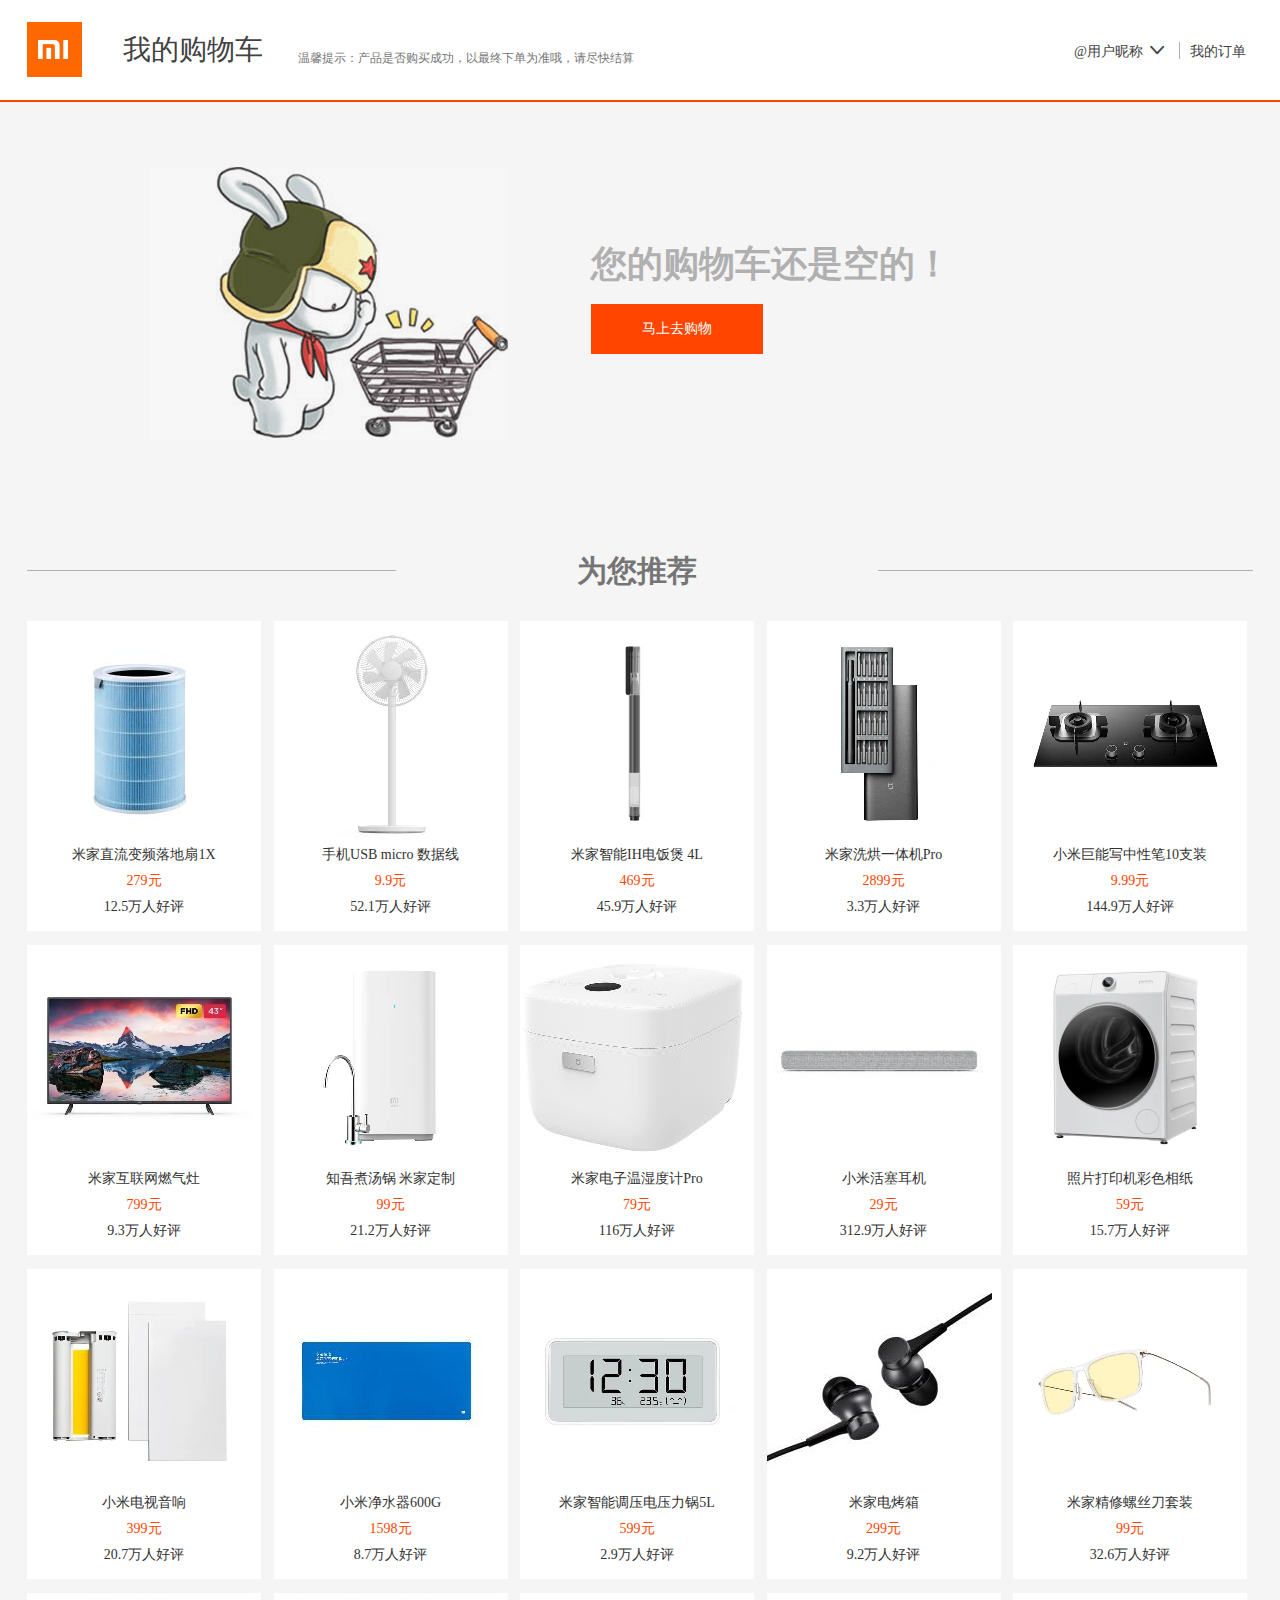
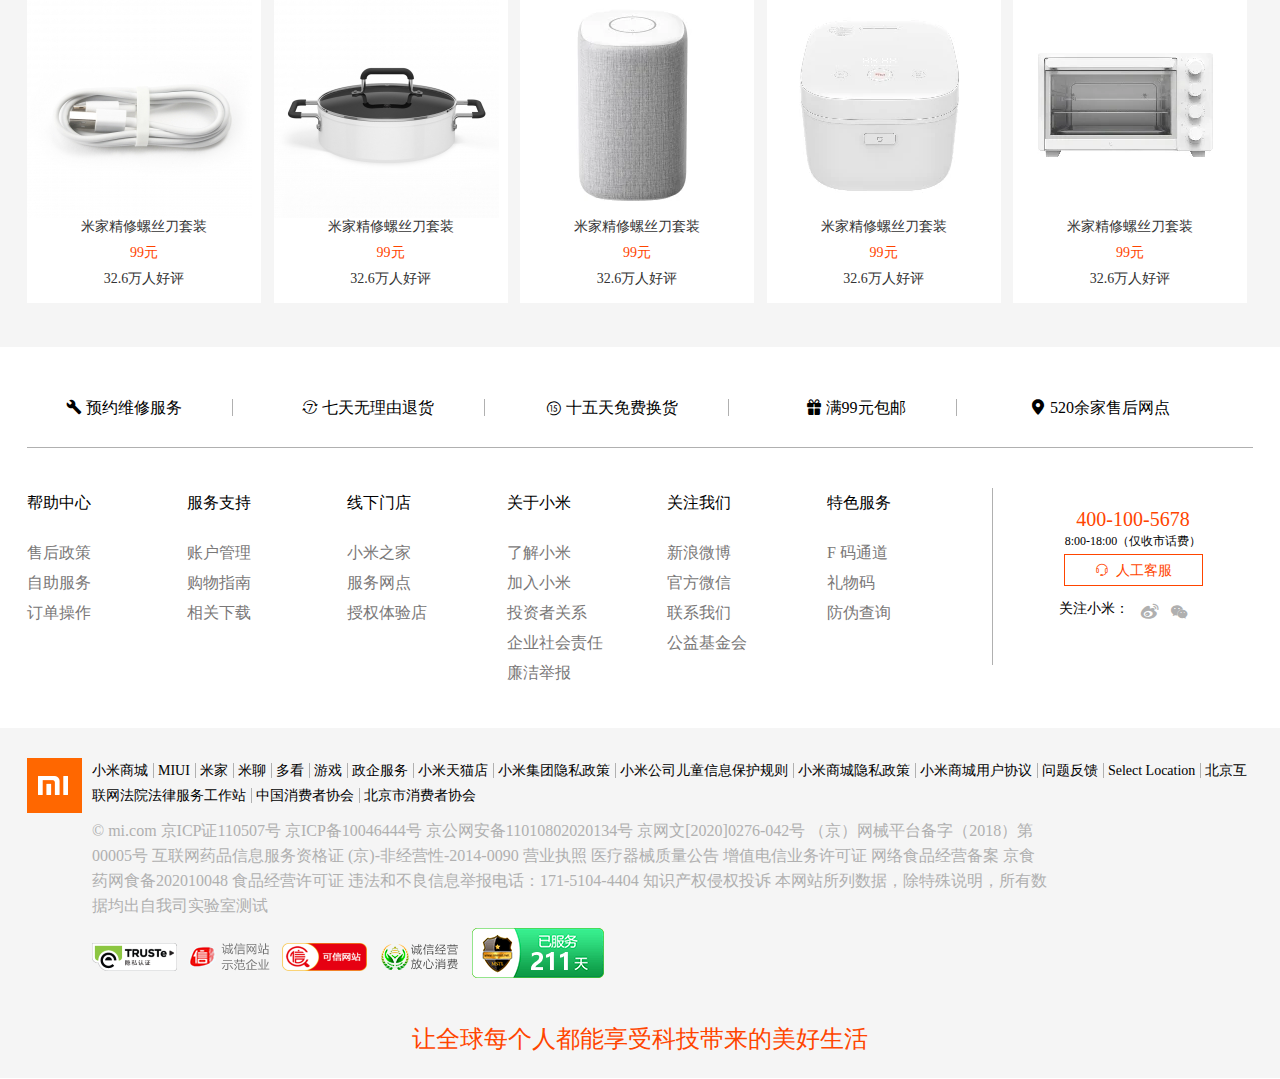
<file: html/shopping.html>
<!DOCTYPE html>
<html lang="en">
<head>
    <meta charset="UTF-8">
    <meta http-equiv="X-UA-Compatible" content="IE=edge">
    <meta name="viewport" content="width=device-width, initial-scale=1.0">
    <meta name="description" content="小米商城直营小米公司旗下所有产品，包括小米手机系列小米CC9、小米9、小米MIX 3，RedMi 红米系列RedMi K20 Pro、RedMi Note 8，小米电视、红米电视、笔记本、米家智能家居等，同时提供小米客户服务及售后支持。">
    <meta name="keyword" content="小米,小米9,小米cc9,RedMi K20,RedMi Note 8,小米MIX3,小米商城">
    <title>我的购物车-小米商城</title>
    <link rel="icon" href="../images/2019-08-13T00-52-11_03.png" type="/image/x-icon">
    <link rel="stylesheet" href="../css/reset.css">
    <link rel="stylesheet" href="../css/shopping.css">
    <link rel="stylesheet" href="../css/iconfont/iconfont.css">
    <script src="../js/require.js" defer async="true" data-main="../js/main_shopping.js"></script>
</head>
<body>
    <header class="container-fluid">
        <div class="container head">
            <figure class="logo l">
                <img src="../images/logo_03.png" alt="logo">
            </figure>
            <h2 class="l">我的购物车</h2>
            <p class="l">温馨提示：产品是否购买成功，以最终下单为准哦，请尽快结算</p>
            <span class="head_show"><a href="###">@用户昵称</a><i class="iconfont icon-sanjiaoxing"></i>
                <div class="flow">
                    <ul>
                        <li><a href="###">个人中心</a></li>
                        <li><a href="###">评价晒单</a></li>
                        <li><a href="###">我的喜欢</a></li>
                        <li><a href="###">小米账户</a></li>
                        <li><a href="###">退出登录</a></li>
                    </ul>
                </div>
            </span>
            <span><a href="###">我的订单</a></span>
        </div>
    </header>
    <main class="container-fluid">
        <article class="container main">
            <section>
                <div class="main_text">
                    <img src="../images/shopping/cart-empty.png" alt="">
                    <div class="r">
                        <h1>您的购物车还是空的！</h1>
                        <a href="###">马上去购物</a>
                    </div>
                </div>
            </section>
            <section class="recommend">
                <div class="recommend_head container">
                    <h2 class="l">为您推荐</h2>
                </div>
                <div class="recommend_text">
                    <a href="###">
                        <img src="../images/shopping/购物 (1).jpg" alt="">
                        <p>米家直流变频落地扇1X</p>
                        <p>279元</p>
                        <p>12.5万人好评</p>
                        <div class="recommend_shop">
                            加入购物车
                        </div>
                    </a>
                    <a href="###">
                        <img src="../images/shopping/购物 (1).png" alt="">
                        <p>手机USB micro 数据线  </p>
                        <p>9.9元</p>
                        <p>52.1万人好评</p>
                        <div class="recommend_shop">
                            加入购物车
                        </div>
                    </a>
                    <a href="###">
                        <img src="../images/shopping/购物 (10).jpg" alt="">
                        <p>米家智能IH电饭煲 4L</p>
                        <p>469元</p>
                        <p>45.9万人好评</p>
                        <div class="recommend_shop">
                            加入购物车
                        </div>
                    </a>
                    <a href="###">
                        <img src="../images/shopping/购物 (11).jpg" alt="">
                        <p>米家洗烘一体机Pro</p>
                        <p>2899元</p>
                        <p>3.3万人好评</p>
                        <div class="recommend_shop">
                            加入购物车
                        </div>
                    </a>
                    <a href="###">
                        <img src="../images/shopping/购物 (12).jpg" alt="">
                        <p>小米巨能写中性笔10支装</p>
                        <p>9.99元</p>
                        <p>144.9万人好评</p>
                        <div class="recommend_shop">
                            加入购物车
                        </div>
                    </a>
                    <a href="###">
                        <img src="../images/shopping/购物 (13).jpg" alt="">
                        <p>米家互联网燃气灶</p>
                        <p>799元</p>
                        <p>9.3万人好评</p>
                        <div class="recommend_shop">
                            加入购物车
                        </div>
                    </a>
                    <a href="###">
                        <img src="../images/shopping/购物 (14).jpg" alt="">
                        <p>知吾煮汤锅 米家定制</p>
                        <p>99元</p>
                        <p>21.2万人好评</p>
                        <div class="recommend_shop">
                            加入购物车
                        </div>
                    </a>
                    <a href="###">
                        <img src="../images/shopping/购物 (15).jpg" alt="">
                        <p>米家电子温湿度计Pro</p>
                        <p>79元</p>
                        <p>116万人好评</p>
                        <div class="recommend_shop">
                            加入购物车
                        </div>
                    </a>
                    <a href="###">
                        <img src="../images/shopping/购物 (16).jpg" alt="">
                        <p>小米活塞耳机</p>
                        <p>29元</p>
                        <p>312.9万人好评</p>
                        <div class="recommend_shop">
                            加入购物车
                        </div>
                    </a>
                    <a href="###">
                        <img src="../images/shopping/购物 (17).jpg" alt="">
                        <p>照片打印机彩色相纸</p>
                        <p>59元</p>
                        <p>15.7万人好评</p>
                        <div class="recommend_shop">
                            加入购物车
                        </div>
                    </a>
                    <a href="###">
                        <img src="../images/shopping/购物 (18).jpg" alt="">
                        <p>小米电视音响</p>
                        <p>399元</p>
                        <p>20.7万人好评</p>
                        <div class="recommend_shop">
                            加入购物车
                        </div>
                    </a>
                    <a href="###">
                        <img src="../images/shopping/购物 (19).jpg" alt="">
                        <p>小米净水器600G</p>
                        <p>1598元</p>
                        <p>8.7万人好评</p>
                        <div class="recommend_shop">
                            加入购物车
                        </div>
                    </a>
                    <a href="###">
                        <img src="../images/shopping/购物 (2).jpg" alt="">
                        <p>米家智能调压电压力锅5L</p>
                        <p>599元</p>
                        <p>2.9万人好评</p>
                        <div class="recommend_shop">
                            加入购物车
                        </div>
                    </a>
                    <a href="###">
                        <img src="../images/shopping/购物 (3).jpg" alt="">
                        <p>米家电烤箱</p>
                        <p>299元</p>
                        <p>9.2万人好评</p>
                        <div class="recommend_shop">
                            加入购物车
                        </div>
                    </a>
                    <a href="###">
                        <img src="../images/shopping/购物 (4).jpg" alt="">
                        <p>米家精修螺丝刀套装</p>
                        <p>99元</p>
                        <p>32.6万人好评</p>
                        <div class="recommend_shop">
                            加入购物车
                        </div>
                    </a>
                    <a href="###">
                        <img src="../images/shopping/购物 (5).jpg" alt="">
                        <p>米家精修螺丝刀套装</p>
                        <p>99元</p>
                        <p>32.6万人好评</p>
                        <div class="recommend_shop">
                            加入购物车
                        </div>
                    </a>
                    <a href="###">
                        <img src="../images/shopping/购物 (6).jpg" alt="">
                        <p>米家精修螺丝刀套装</p>
                        <p>99元</p>
                        <p>32.6万人好评</p>
                        <div class="recommend_shop">
                            加入购物车
                        </div>
                    </a>
                    <a href="###">
                        <img src="../images/shopping/购物 (7).jpg" alt="">
                        <p>米家精修螺丝刀套装</p>
                        <p>99元</p>
                        <p>32.6万人好评</p>
                        <div class="recommend_shop">
                            加入购物车
                        </div>
                    </a>
                    <a href="###">
                        <img src="../images/shopping/购物 (8).jpg" alt="">
                        <p>米家精修螺丝刀套装</p>
                        <p>99元</p>
                        <p>32.6万人好评</p>
                        <div class="recommend_shop">
                            加入购物车
                        </div>
                    </a>
                    <a href="###">
                        <img src="../images/shopping/购物 (9).jpg" alt="">
                        <p>米家精修螺丝刀套装</p>
                        <p>99元</p>
                        <p>32.6万人好评</p>
                        <div class="recommend_shop">
                            加入购物车
                        </div>
                    </a>
                </div>
            </section>
        </article>
    </main>
    <footer class="container-fluid clear">
        <div class="server_head container">
            <ul>
                <li>
                    <a href="###">
                        <span class="iconfont icon-weixiu"></span>
                        <span>预约维修服务</span>
                    </a>
                </li>
                <li>
                    <a href="###">
                        <span class="iconfont icon-7tiantuihuan"></span>
                        <span>七天无理由退货</span>
                    </a>
                </li>
                <li>
                    <a href="###">
                        <span class="iconfont icon-15tianwuliyoutuihuo"></span>
                        <span>十五天免费换货</span>
                    </a>
                </li>
                <li>
                    <a href="###">
                        <span class="iconfont icon-liwu"></span>
                        <span>满99元包邮</span>
                    </a>
                </li>
                <li>
                    <a href="###">
                        <span class="iconfont icon-dingwei"></span>
                        <span>520余家售后网点</span>
                    </a>
                </li>
            </ul>
        </div>
        <div class="container server_midden">
            <dl>
                <dt>帮助中心</dt>
                <dd><a href="###">售后政策</a></dd>
                <dd><a href="###">自助服务</a></dd>
                <dd><a href="###">订单操作</a></dd>
            </dl>
            <dl>
                <dt>服务支持</dt>
                <dd><a href="###">账户管理</a></dd>
                <dd><a href="###">购物指南</a></dd>
                <dd><a href="###">相关下载</a></dd>
            </dl>
            <dl>
                <dt>线下门店</dt>
                <dd><a href="###">小米之家</a></dd>
                <dd><a href="###">服务网点</a></dd>
                <dd><a href="###">授权体验店</a></dd>
            </dl>
            <dl>
                <dt>关于小米</dt>
                <dd><a href="###">了解小米</a></dd>
                <dd><a href="###">加入小米</a></dd>
                <dd><a href="###">投资者关系</a></dd>
                <dd><a href="###">企业社会责任</a></dd>
                <dd><a href="###">廉洁举报</a></dd>
            </dl>
            <dl>
                <dt>关注我们</dt>
                <dd><a href="###">新浪微博</a></dd>
                <dd><a href="###">官方微信</a></dd>
                <dd><a href="###">联系我们</a></dd>
                <dd><a href="###">公益基金会</a></dd>
            </dl>
            <dl>
                <dt>特色服务</dt>
                <dd><a href="###">F 码通道</a></dd>
                <dd><a href="###">礼物码</a></dd>
                <dd><a href="###">防伪查询</a></dd>
            </dl>
            <div class="link">
                <p>400-100-5678</p>
                <p>8:00-18:00（仅收市话费）</p>
                <a href="###">
                    <em class="iconfont icon-Customerservice">&nbsp;&nbsp;人工客服 </em>
                </a>
                <div class="link_tail">
                    关注小米：
                    <span>
                        <a href="###" id="tail"><span class="iconfont icon-weibo-fill"></span></a>
                        <a href="###" id="tail"><span class="iconfont icon-weixin"></span>
                        <img src="../images/download.png" alt="" 
                        class="tail00">
                        </a>
                    </span>
                </div>
            </div>
        </div>
        <article class="container-fluid bottom">
            <div class="container">
                <img src="../images/logo_03.png" alt="">
                <a href="###">小米商城</a>
                <a href="###">MIUI</a>
                <a href="###">米家</a>
                <a href="###">米聊</a>
                <a href="###">多看</a>
                <a href="###">游戏</a>
                <a href="###">政企服务</a>
                <a href="###">小米天猫店</a>
                <a href="###">小米集团隐私政策</a>
                <a href="###">小米公司儿童信息保护规则</a>
                <a href="###">小米商城隐私政策</a>
                <a href="###">小米商城用户协议</a>
                <a href="###">问题反馈</a>
                <a href="###">Select Location</a>
                <a href="###">北京互联网法院法律服务工作站</a>
                <a href="###">中国消费者协会</a>
                <a href="###">北京市消费者协会</a>
                <p>
                    &copy;
                    <a href="###">mi.com</a>
                    京ICP证110507号
                    <a href="###">京ICP备10046444号</a>
                    <a href="###">京公网安备11010802020134号</a>
                    <a href="###">京网文[2020]0276-042号</a>
                    <a href="###">（京）网械平台备字（2018）第00005号</a>
                    <a href="###">互联网药品信息服务资格证 (京)-非经营性-2014-0090</a> 
                    <a href="###">营业执照</a>
                    <a href="###">医疗器械质量公告</a>
                    <a href="###">增值电信业务许可证</a>
                    网络食品经营备案 京食药网食备202010048  
                    <a href="###">食品经营许可证</a>
                    违法和不良信息举报电话：171-5104-4404 
                    <a href="###">知识产权侵权投诉</a>
                    本网站所列数据，除特殊说明，所有数据均出自我司实验室测试
                </p>
                <p>
                    <a href="###">
                        <img src="../images/网1.png" alt="">
                    </a>
                    <a href="###">
                        <img src="../images/网2.png" alt="">
                    </a>
                    <a href="###">
                        <img src="../images/网3.png" alt="">
                    </a>
                    <a href="###">
                        <img src="../images/网4.png" alt="">
                    </a>
                    <a href="###">
                        <span class="bottom_images">
                            <img src="../images/lun1.png" alt="">
                            <img src="../images/lun2.png" alt="">
                        </span>
                    </a>
                </p><br>
                <h2>让全球每个人都能享受科技带来的美好生活</h2>
            </div>
        </article>
    </footer>
</body>
</html>
</file>
<file: css/index.css>
figure{
    height: 120px;
    overflow: hidden;
}
figure a img{
   height: 120px;
   margin-left: -713px;
}

nav{
    height: 40px;
    background: #333;
}
nav a{
    color: #B0B0B0;
    font-size: 12px;
}
div{
    height: 40px;
}
div ul{
    float: left;
}
nav .first{
    width: 795px;
    height: 40px;
}
nav .first a{
    padding: 0 6px;
    border-left: 1px solid #636363;
}
nav .first li{
    float: left;
    height: 12px;
    line-height: 40px;
}
nav .first .head{
    padding-left: 0;
    border: 0;
}
nav .two{
    width: 142px;
    height: 40px;
    margin-left: 124px;
}
nav .two li{
    float: left;
    height: 12px;
    line-height: 40px
}
nav .two a{
    padding: 0 6px;
    border-left: 1px solid #636363;
}
nav .two .head{
    padding-left: 0;
    border: 0;
}
nav .three{
    width: 120px;
    height: 40px;
    text-align: center;
}
nav .three li{
    line-height: 40px;
    height: inherit;
    background: #424242;
}
nav .three li #move{
    font-size: 14px;
    text-align: center;
}
nav .three li:hover #move{
    display: block;
}
nav .three span:nth-child(1){
    padding-right: 6px;
}
nav .three span:nth-child(2){
    padding-left: 6px;
    padding-right: 2px;
}
nav .three span:nth-child(4){
    padding-left: 2px;
}
nav a:hover{
    color: white;
}
nav .three li:hover{
    background: white;
}
nav .three li:hover a{
    color: orangered;
}
nav .three li:hover a span{
    color: orangered;
}
nav .three li div {
    position: relative;
    width: 316px;
    height: 100px;
    color: black;
    background: white;
    box-shadow: 0px 1px 1px 1px rgb(219, 212, 212);
    right: 196px;
    top: -2px;
    text-align: center;
    display: none;
    z-index: 10;
}


.text,.search,.logo{
    height: 100px;
    line-height: 100px;
}
.text a,.search a,.logo a{
    color: #333;
    font-size: 16px;
    padding: 26px 10px 38px;
}
.logo img{  
    margin-top: 22px;
}
.text{
    margin-left: 162px;
}
.text li{
    float: left;
}
.search{
    margin-left: 94px;
    cursor: pointer;
}
.search input{
    height: 40px;
    line-height: 40px;
    font-size: 16px;
    padding: 0 4px;
    border: none;
    border: 1px solid rgb(226, 223, 223);
    outline: none;
}
.search span{
    position: relative;
    font-size: 30px;
    border: 1px solid rgb(226, 223, 223);
    border-left: none;
    color: #636363;
    padding: 3.5px;
    top: 5px;
    left: -6px;
}
.head-nav .search_next {
    position: absolute;
    right: 97px;
    top: 74px;
    display: none;
    z-index: 8;
}
.head-nav .search_next ul{
    border: 1px solid orangered;     
    width: 202px;
    background: white;
}
.head-nav .search_next ul li{
    padding-left: 10px;
    line-height: 30px;
}
.head-nav .search_next ul li a{
    font-size: 14px;
    color: black;
}
.head-nav a:hover{
    color: orangered;
}
.search span:hover{
    color: white;
    background: orangered;
}
.confirm_next{
    position: absolute;
    width: 800px;
    margin: 92px 210px;
    display: none;
    background: white;
    height: 398px;
    z-index: 20;
}
.confirm_next .confirm_head{
    width: 760px;
    margin: 0px;
    height: 32px;
    padding: 14px 20px;
    overflow: visible;
    background: #F7F7F7;
}
.confirm_next .confirm_head h2{
    color: #424242;
    margin: 0;
}
.confirm_next .confirm_head span{
    font-size: 24px;
    width: 24px;
    height: 24px;
    font-weight: bold;
    border-radius: 50%;
    color: #757575;
}
.confirm_next .confirm_head span:hover{
    background: orangered;
}
.confirm_next>p{
    font-size: 14px;
    margin-left: 20px;
    margin-top: 20px;
    margin-right: 20px;
    color: #333333;
}
.confirm_next>p a{
    color: orangered;
    font-size: 14px;
}
.confirm_next div{
    margin: 20px;
    background: white;
    margin-top: 0px;
    width: 719px;
    height: 200px;
    padding: 20px;
    overflow-y: scroll;
    color: #000000;
}
.confirm_next div p{
    font-size: 14px;
    color: #000000;
    line-height: 20px;
}
.confirm_next div h3{
    color: #000000;
    line-height: 40px;
}
.confirm_next div h4{
    color: #000000;
    line-height: 30px;
}
.confirm_next div h5{
    color: #000000;
    line-height: 25px;
}
.confirm_next div a{
    color: orangered;
    font-size: 14px;
}
.confirm_next div h3{
    margin: 0px;
}
.confirm_next .bnt{
    overflow: visible;
    width: 800px;
    text-align: center;
    line-height: 40px;
    height: 40px;
    margin: 0px;
    padding: 20px 0px;
    background: #F7F7F7;
}
.confirm_next .bnt a{
    display: block;
    float: left;
    width: 160px;
    height: 40px;
    color: white;
    line-height: 40px;
}
.confirm_next .bnt a:first-child{
    background: orangered;
    margin-right: 10px;
    margin-left: 235px;
}
.confirm_next .bnt a:last-child{
    background: #B0B0B0;
}
.confirm_next .bnt a:last-child:hover{
    background: #757575;
}

.flow{
    background: white;
    position: absolute;
    height: 218px;
    top: 262px;
    border: 1px solid rgb(226, 223, 223);
    box-shadow: 0px 1px 1px 1px rgb(219, 212, 212);
    text-align: center;
    display: none;
    z-index: 10;
}
.flow ul{
    text-align: center;
    margin-left: 50px;
    margin-top: 24px;
}
.flow ul li{
    float: left;
    width: 190px;
}
.flow ul li img{
    border-left: 1px solid rgb(226, 223, 223);
    padding: 0px 10px;
}
.flow ul li a{
    font-size: 12px;
}
.flow ul li a p{
    margin-top: 10px;
    color: #333;
}
.flow ul li a span{
    color: orangered;
}
.flow .head{
    border-left: none;
}


aside{
    position: fixed;
    top: 150px;
    right: 0;
    z-index: 10;
}
aside .img{
    position: absolute;
    right: 80px;
    margin-top: -80px;
    display: none;
}
aside .img img{
    height: 150px;
    width: 150px;
    padding-bottom: 10px;
}
aside ul{
    width: 70px;
}
aside ul li a{
    display: block;
    padding: 10px 0;
}
aside ul li {
    background: white;
    height: 70px;
    text-align: center;
    border: 1px solid rgb(226, 223, 223);   
    color: #B0B0B0;
}
aside a span{
    font-size: 14px;
    color: #B0B0B0;
}
aside li .iconfont{
    font-size: 30px;
}
aside ul #top{
    padding-top: 10px;
}
aside ul #top{
    margin-top: 50px;
    cursor: pointer;
}
aside ul #top a{
    font-size: 14px;
    padding-top: 0;
    color: #B0B0B0;
}
aside ul #top:hover a{
    color: orangered;
}
aside ul #top:hover span{
    color: orangered;
}
aside ul li:hover a span{
    color: orangered;
}
aside ul .head:hover .img{
    display: block;
}



.two{
    height: 460px;
    top: 102px;
}
.text-left{
    width: 234px;
    height: 430px;
    margin-top: -100px;
    background: rgba(158, 155, 158, 0.8);
    position: relative;
    z-index: 6;
    padding: 15px 0px;
}
.text-left ul li{
    line-height: 43px;
    text-align: justify;
    padding-left: 30px;
    font-size: 14px;
    color: white;
    cursor: pointer;
}
.text-left ul li a{
    font-size: 14px;
    color: white;
}
.text-left ul li span{
    margin-right: 20px;
    color: white;
}
.text-left ul li:hover{
    background: orangered;
}
.text-left ul li .show{
    position: absolute;
    z-index: 6;
    display: none;
    height: 460px;
    left: 234px;
    top: 0px;
    background: white;
    box-shadow: 0px 2px 4px 1px rgb(219, 212, 212);
}
.text-left ul li .show ul{
    display: flex; 
    flex-direction: column;
    height: 460px;
    width: 992px; 
    flex-wrap: wrap;
    align-content: flex-start;
}
.text-left ul li .show ul li{
    width: 218px;
    line-height: 70px;
}
.text-left ul li .show ul li img{
    float: left;
    margin-top: 14px;
}
.text-left ul li .show ul li a{
    color: black;
    font-size: 12px;
    margin-left: 20px;
}
.text-left .show ul li:hover{
    background: white;
}
.text-left .show ul li:hover a{
    color: orangered;
}
.text-left ul li:hover .show{
    display: block;
}
.text-right{
    height: 460px;
    width: 1220px;
    overflow: hidden;
    position: absolute;
    top: 0px;
}
.text-right div{
    position: absolute;
    display: flex;
    height: 460px;
}
.text-right div img{
    height: 460px;
    width: 1220px;
}
.text-right .mark{
    position: absolute;
    top: 410px;
    right: 60px;
}
.text-right .mark li{
    float: left;
    margin-right: 20px;
    width: 10px;
    height: 10px;
    border-radius: 50%;
    border: 1px solid gray;
    cursor: pointer;
    background: white;
}
.text-right #pre,.text-right #next{
    height: 69px;
    width: 41px;
    margin-top: 200px;
    cursor: pointer;
}
.text-right #pre{
    margin-left: 234px;
    background-image: url("../images/精灵图.png");
    background-position: 82px 0px;
}
.text-right #next{
    margin-left: 1179px;
    background-image: url("../images/精灵图.png");
    background-position: 41px 0px;
}
.text-right #pre:hover{
    background-image: url("../images/精灵图.png");
    background-position: 0px 0px;
}
.text-right #next:hover{
    background-image: url("../images/精灵图.png");
    background-position: -41px 0px;
}



.list{
    height: 170px;
    display: flex;
    justify-content: space-between;
    top: 120px;
    bottom: 20px;
}
.list #first {
    background: #5B5959;
    color: #B0B0B0;
    width: 234px;
    display: flex;
    justify-content: space-around;
    flex-wrap: wrap;
    align-content: space-around;
}
.list #first p{
    cursor: pointer;
    text-align: center;
    margin-left: 10px;
}
.list #first span{
    font-size: 30px;
}
.list #first a{
    font-size: 14px;
    color: #B0B0B0;
}
.list div{
    width: 320px;
    height: 170px;
}
.list div img{
    height: 170px;
}
.list #first p:hover{
    color: white;
}
.list #first p:hover a{
    color: white;
}




.main{
    background: #F5F5F5;
    margin-top: 140px;
    height: 6210px;
}
.discount{
    height: 340px;
}
.discount .head_text{
    line-height: 57px;
    height: 57px;
    font-size: 30px;
    color: gray;
    margin-bottom: 10px;
}
.head_text .left{
    float: left;
    height: 57px;
}
.head_text .right{
    float: right;
    height: 57px;
    margin-right: 8px;
    font-weight: bold;
}
.head_text .right span{
    cursor: pointer;
    font-size: 20px;
    border: 1px solid gray;
}
.head_text .right span:first-child{
    margin-right: 6px;
}
.head_text .right span:hover{
    color: white;
    background: orangered;
}
.one_text{
    height: 309px;
    width: 234px;
    border-top: 1px solid red;
    background: #F1EDED;
    padding-top: 30px;
    text-align: center;
}
.one_text p:first-child{
    color: red;
    font-size: 25px;
    margin-bottom: 20px;
}
.one_text img{
    margin-left: 100px;
    margin-bottom: 20px;
}
.one_text p:last-child{
    color: #B0B0B0;
    font-size: 16px;
}
.one_text .time{
    margin-top: 50px;
    font-size: 25px;
    color: black;
}
.one_text .time span{
    color: white;
    padding: 10px;
    background: #605751;
}
.two_text{
    height: 340px;
    width: 986px;
    position: relative;
    overflow: hidden;
}
.two_text ul{
    position: absolute;
    height: 340px;
    display: flex;
    justify-content: space-between;
}
.two_text ul li{
    background: white;
    text-align: center;
    width: 234px;
    margin-left: 12px;
    height: 339px;
    border-top: 1px solid green;
}
.two_text ul li img{
    margin-left: 33.5px;
    margin-bottom: 20px;
}
.two_text ul li p:nth-of-type(1){
    color: black;
    margin-bottom: 10px;
}
.two_text ul li p:nth-of-type(3){
    margin-top: 20px;
}
.two_text ul li p:nth-of-type(3) span{
    color: red;
}
.images{
    top: 20px;
}
.images a,.images a img{
    height: 120px;
    width: 1220px;
}


.phone{
    top: 40px;
    perspective: 700px;
}
.phone .head_phone{
    font-size: 30px;
    color: gray;
    margin-bottom: 10px;
    line-height: 57px;
    height: 57px;
}
.head_phone .r{
    font-size: 18px;
}
.head_phone .r a{
    color: black;
}
.head_phone div span{
    border-radius: 50%;
    padding: 4px;
    margin-right: 8px;
    font-size: 20px;
    color: white;
    background: gray;
}
.head_phone div a:hover{
    color: orangered;
}
.head_phone div a:hover span{
    background: orangered;
}
.one_phone{
    float: left;
    width: 234px;
    height: 650px;
}
.one_phone img{
    width: 234px;
    height: 650px;
}
.two_phone{
    height: 690px;
    margin-left: 234px;
}
.two_phone ul{
    height: 614px;
    display: flex;
    justify-content: space-around;
    flex-wrap: wrap;
}
.two_phone ul li{
    background: white;
    text-align: center;
    width: 234px;
    margin-bottom: 10px;
    height: 300px;
    padding: 10px 0px;
}
.two_phone ul li p:nth-of-type(1){
    color: black;
}
.two_phone ul li p:nth-of-type(3){
    color: red;
}
.one_phone:hover{
    box-shadow: 0px 10px 10px rgb(204, 200, 200);
    transform: translateZ(6px);
}
.two_phone ul li:hover{
    box-shadow: 0px 10px 10px rgb(204, 200, 200);
    transform: translateZ(6px); 
}



.home{
    top: 40px;
    perspective: 700px;
}
.home .head_home{
    font-size: 30px;
    color: gray;
    margin-bottom: 10px;
    line-height: 57px;
    height: 57px;
}
.head_home .r button{
    border: none;
    cursor: pointer;
    outline: none;
    font-size: 18px;
    background: #F5F5F5;
}
.head_home .r button:first-child{
    color: orangered;
    border-bottom: 1px solid orangered;
}
.head_home div span{
    border-radius: 50%;
    padding: 4px;
    margin-right: 8px;
    font-size: 20px;
    color: white;
    background: gray;
}
.head_home div a:hover{
    color: orangered;
}
.head_home div a:hover span{
    background: orangered;
}
.one_home{
    float: left;
    width: 234px;
    height: 650px;
}
.one_home img{
    width: 234px;
    height: 315px;
    margin-bottom: 20px;
}
.two_home{
    height: 690px;
    margin-left: 234px;
}
.two_home ul{
    height: 614px;
    display: flex;
    justify-content: start;
    flex-wrap: wrap;
}
.two_home .show2,.two_home .show3{
    display: none;
}
.two_home ul li{
    background: white;
    text-align: center;
    width: 234px;
    margin-left: 13px;
    margin-bottom: 10px;
    height: 300px;
    padding: 10px 0px;
}
.two_home ul li:last-child{
    background: #F5F5F5;
    margin-top: -10px;
}
.two_home ul li:last-child p:last-child{
    color: orangered;
}
.two_home ul li:last-child div:last-child{
    color: orangered;
}
.two_home ul li:last-child div{
    width: 234px;
    height: 150px;
    background: white;
    margin-bottom: 20px;
}
.two_home ul li:last-child .show_tail{
    font-size: 20px;
    margin-top: 20px;
    line-height: 150px;
}
.two_home ul li:last-child .show_tail a{
    color: black;
}
.two_home ul li:last-child .show_tail span{
    font-size: 30px;
    padding: 4px;
    font-weight: bold;
    color: orangered;
    border: 2px solid orangered;
    border-radius: 50%;
    margin-top: 30px;
}
.two_home ul li:last-child .show_tail:hover{
    color: orangered;
}
.two_home ul li:last-child .show_tail:hover span{
    color: orangered;
}
.two_home ul li:last-child a img{
    margin-left: 70px;
}
.two_home ul li:last-child a:nth-of-type(2){
    padding-top: 20px;
}
.two_home ul li img{
    margin-left: 23px;
}
.two_home ul li p:nth-of-type(1){
    color: black;
}
.two_home ul li p:nth-of-type(3){
    color: red;
}
.one_home a img:hover{
    box-shadow: 0px 10px 10px rgb(204, 200, 200);
    transform: translateZ(6px);
}
.two_home ul li:hover{
    box-shadow: 0px 10px 10px rgb(204, 200, 200);
    transform: translateZ(6px); 
}
.two_home ul li:last-child:hover{
    box-shadow: none;
    transform: translateZ(0px); 
}
.two_home ul li:last-child div:hover{
    box-shadow: 0px 10px 10px rgb(204, 200, 200);
    transform: translateZ(6px); 
}



.footer{
    top: 40px;
    perspective: 700px;
}
.footer .head_footer{
    font-size: 30px;
    color: gray;
    margin-bottom: 10px;
    line-height: 57px;
    height: 57px;
}
.head_footer .r{
    font-size: 18px;
}
.head_footer .r a{
    color: black;
}
.head_footer div span{
    border-radius: 50%;
    padding: 4px;
    margin-right: 8px;
    font-size: 20px;
    color: white;
    background: gray;
}
.head_footer div a:hover{
    color: orangered;
}
.head_footer div a:hover span{
    background: orangered;
}
.one_footer{
    height: 285px;
}
.one_footer ul{
    height: 285px;
    display: flex;
    justify-content: space-between;
}
.one_footer ul li{
    margin-right: 12px;
    text-align: center;
    background: white;
}
.one_footer ul li a img{
    width: 296px;
    height: 180px;
}
.one_footer ul li a p{
    font-size: 16px;
    color: black;
    margin-top: 30px;
}
.one_footer ul li:hover{
    box-shadow: 0px 10px 10px rgb(204, 200, 200);
    transform: translateZ(6px); 
}


footer{
    height: 712px;
}
.server_head{
    height: 80px;
    line-height: 80px;
    border-bottom: 1px solid #B0B0B0;
}
.server_head ul li{
    float: left;
    width: 244px;
    text-align: center;
}
.server_head ul li a{
    border-right: 1px solid #B0B0B0;
    padding-right: 50px;
}
.server_head ul li:last-child a{
    border: none;
}
.server_head ul li a span{
    color: black;
}
.server_head ul li a:hover span{
    color: orangered;
}


.server_midden{
    height: 200px;
    padding: 40px 0px;
}
.server_midden dl{
    float: left;
    width: 160px;
    height: 17px;
}
.server_midden dl dt{
    color: black;
    line-height: 30px;
    margin-bottom: 20px;
}
.server_midden dl dd{
    line-height: 30px;
}
.server_midden dl dd a{
    color: rgb(122, 120, 120);
}
.server_midden dl dd a:hover{
    color: orangered;
}
.link{
    float: right;
    width: 160px;
    height: 177px;
    margin-right: 40px;
    padding-left: 60px;
    border-left: 1px solid #B0B0B0;
    text-align: center;
}
.link p:first-child{
    margin-top: 20px;
    font-size: 20px;
    text-align: center;
    color: orangered;
}
.link p:nth-of-type(2){
    font-size: 12px;
    text-align: center;
    line-height: 20px;
    color: black;
    margin-bottom: 10px;
}
.link a em{
    font-size: 14px;
    color: orangered;
    padding: 8px 30px;
    border: 1px solid orangered;
}
.link a em:hover{
    color: white;
    background: orangered;
}
.link_tail{
    width: 180px;
    margin-top: 20px;
    color: black;
    font-size: 14px;
    text-align: start;
    display: flex;
    margin-left: 6px;
}
.link_tail span #tail{
    width: 20px;
}
.link_tail span #tail span{
    font-size: 20px;
    margin-left: 10px;
    float: left;
}
.link_tail span a img{
    width: 100px;
    height: 100px;
    display: none;
}
.link_tail span #tail:hover span{
    color: orangered;
}
.link_tail span a:last-child:hover img{
    display: block;
}
footer article{
    background: #F5F5F5;
    height: 350px;
}
.bottom div{
    padding-top: 30px;
}
.bottom div img{
    float: left;
    margin-right: 10px;
}
.bottom div > a{
    color: black;
    font-size: 14px;
    border-right: 1px solid #B0B0B0;
    padding-right: 5px;
    line-height: 25px;
}
.bottom div > a:nth-of-type(17){
    border-right: none;
}
.bottom div > a:nth-of-type(18){
    border-right: none;
}
.bottom div > a:last-child{
    border-right: none;
}
.bottom div p{
    margin-top: 10px;
    width: 955px;
    line-height: 25px;
    margin-left: 65px;
}
.bottom div p:nth-of-type(2){
    height: 57px;
    margin-top: 10px;
}
.bottom div p:nth-of-type(2) a img{
    padding-top: 14.5px;
} 
.bottom_images img:last-child{
    margin-left: -142px;
}
.bottom div p:nth-of-type(2) a span img{
    padding-top: 0;
}
.bottom div h2{
    text-align: center;
    color: orangered;
    font-weight: normal;
    font-family: "宋体";
    padding: 20px 0px; 
}
.bottom div a:hover{
    color: orangered;
}
#Mask{
    position: fixed;
    width: 100%;
    top: 0;
    left: 0;
    display: none;
    z-index: 15px;
    height: 100%;
    background: rgba(128, 128, 128, 0.5);
}
</file>
<file: css/iconfont/iconfont.css>
@font-face {font-family: "iconfont";
  src: url('iconfont.eot?t=1616385961655'); /* IE9 */
  src: url('iconfont.eot?t=1616385961655#iefix') format('embedded-opentype'), /* IE6-IE8 */
  url('[data-uri]') format('woff2'),
  url('iconfont.woff?t=1616385961655') format('woff'),
  url('iconfont.ttf?t=1616385961655') format('truetype'), /* chrome, firefox, opera, Safari, Android, iOS 4.2+ */
  url('iconfont.svg?t=1616385961655#iconfont') format('svg'); /* iOS 4.1- */
}

.iconfont {
  font-family: "iconfont" !important;
  font-size: 16px;
  font-style: normal;
  -webkit-font-smoothing: antialiased;
  -moz-osx-font-smoothing: grayscale;
}

.icon-cha:before {
  content: "\e631";
}

.icon-xiasanjiaoxing:before {
  content: "\e642";
}

.icon-sanjiaoxing:before {
  content: "\e609";
}

.icon-wenhao:before {
  content: "\e601";
}

.icon-logo-weibo:before {
  content: "\e618";
}

.icon-weixin1:before {
  content: "\e728";
}

.icon-sign_qq:before {
  content: "\e637";
}

.icon-shejiaotubiao-45:before {
  content: "\e647";
}

.icon--_jiantou:before {
  content: "\e638";
}

.icon-youjiantou:before {
  content: "\e604";
}

.icon-youjiantou1:before {
  content: "\e62b";
}

.icon-icon_zuoyoujiantou:before {
  content: "\e60d";
}

.icon-huidingbu:before {
  content: "\e692";
}

.icon-gerenzhongxin:before {
  content: "\e62a";
}

.icon-Customerservice:before {
  content: "\e655";
}

.icon-xunhuan:before {
  content: "\e636";
}

.icon-shouji:before {
  content: "\e72f";
}

.icon-zhong:before {
  content: "\e641";
}

.icon-tongdao:before {
  content: "\e60c";
}

.icon-jianzhu:before {
  content: "\e6c9";
}

.icon-neicunka:before {
  content: "\e6ca";
}

.icon-gouwuchekong:before {
  content: "\e600";
}

.icon-15tianwuliyoutuihuo:before {
  content: "\e606";
}

.icon-weixiu:before {
  content: "\e62e";
}

.icon-7tiantuihuan:before {
  content: "\e691";
}

.icon-weixin:before {
  content: "\e61a";
}

.icon-liwu:before {
  content: "\e674";
}

.icon-jiantou-you-cuxiantiao-fill:before {
  content: "\e6ae";
}

.icon-weibo-fill:before {
  content: "\e645";
}

.icon-dingwei:before {
  content: "\e60a";
}

.icon-sousuo:before {
  content: "\e603";
}

.icon-right-circle-fill:before {
  content: "\eb22";
}

.icon-left-square-fill:before {
  content: "\eb23";
}
</file>
<file: css/login.css>
html{
    height: 866px;
}
header{
    height: 98px;
    line-height: 98px;
}
header img{
    margin-left: 80px;
}
main {
    height: 588px;
    position: relative;
}
.background_login{
    background: url(../images/login/背景.jpg) no-repeat;
    background-position: top center;
    height: 588px;
    margin: 0 auto;
}
main div .login{
    width: 410px;
    height: 526px;
    position: absolute;
    top: 62px;
    margin-left: 810px;
    background: white;
    text-align: center;
}
main div .login .login_head{
    height: 83px;
}
.login .login_head a{
    font-size: 25px;
    line-height: 83px;
    color: #666666;
    padding: 0px 45px;
}
.login .login_head a:first-child{
    border-right: 1px solid #666;
    color: orangered;
}
.login .login_head a:hover{
    color: orangered;
}
/* .login_one{
    display: none;
} */
.login .login_one input{
    border: 1px solid #B0B0B0;
    width: 326px;
    height: 40px;
    outline: none;
    padding-left: 20px;
    line-height: 40px;
    margin-bottom: 15px;
}
.login .login_one input:nth-of-type(3){
    width: 348px;
    color: white;
    margin-top: 10px;
    cursor: pointer;
    margin-bottom: 10px;
    background: orangered;
}
.login .login_one > a:nth-of-type(1){
    color: orangered;
    font-size: 14px;
}
.login .login_one .login_midden{
    margin-top: 30px;
}
.login .login_one .login_midden a{
    font-size: 16px;
    padding: 0px 8px;
}
.login .login_one .login_midden a:nth-of-type(1){
    border-right: 1px solid #B0B0B0;
}
.login .login_one .login_midden a:hover{
    color: orangered;
}
.login .login_one .login_tail{
    width: 348px;
    text-align: center;
    height: 36px;
    margin-top: 130px;
    margin-left: 31px;
}
.login .login_one .login_tail span{
    line-height: 36px;
    font-size: 30px;
    margin-right: 20px;
}
.login .login_one .login_tail a:nth-of-type(1) span{
    color: #1490D4;
}
.login .login_one .login_tail a:nth-of-type(2) span{
    color:red;
}
.login .login_one .login_tail a:nth-of-type(3) span{
    color: #1490D4;
}
.login .login_one .login_tail a:nth-of-type(4) span{
    color: rgb(23, 199, 23);
}
.login_two{
    display: none;
}
.login_two p{
    font-size: 14px;
    color: black;
}
.login_two p:nth-of-type(1){
    margin-top: 70px;
    margin-bottom: 20px;
}
.login_two img{
    width: 180px;
    height: 180px;
    margin-left: 115px;
    margin-bottom: 20px;
}
.login_two p:nth-of-type(2) span{
    color: orangered;
}
footer{
    height: 100px;
    text-align: center;
    padding: 40px 0px;
}
footer .tail{
    margin-top: 40px;
}
footer .tail a{
    color: black;
    font-size: 14px;
    padding: 0px 20px;
    border-right: 1px solid #B0B0B0;
    line-height: 30px;
}
footer .tail a:last-child{
    border-right: none;
}
footer p{
    margin-top: 20px;
    font-size: 14px;
    color: #797474;
}
footer p a{
    font-size: 14px;
    color: #797474;
}
footer a:hover{
    color: orangered;
}
</file>
<file: css/register.css>
html{
    height: 820px;
}
header div {
    height: 80px;
}
header{
    background: #F5F5F5;
}
header div img{
    height: 24px;
    width: 24px;
    margin-top: 38px;
    margin-right: 140px;
} 
main{
    background: #F5F5F5;
}
main div .text{
    width: 854px;
    height: 560px;
    margin: 0 auto;
    background: white;
    text-align: center;
}
.text img{
    margin-left: 403px;
    margin-bottom: 40px;
}
.text h1{
    font-size: 30px;
    font-weight: normal;
    color: black;
    margin-bottom: 30px;
}
.text h3{
    margin-left: 261px;
    width: 332px;
    height: 25px;
    text-align: start;
    font-weight: normal;
    font-size: 14px;
    color: black;
    line-height: 25px;
}
.text .text_city{
    text-align: start;
    width: 320px;
    padding-left: 10px;
    border: 1px solid #B0B0B0;
    height: 40px;
    line-height: 40px;
    color: black;
    margin-left: 261px;
    cursor: pointer;
}
.text .text_city span{
    color: black;
}
.text .text_city .iconfont{
    width: 39px;
    height: 40px;
    float: right;
    text-align: center;
    border-left: 1px solid #B0B0B0;
}
.text .cityAll_text{
    position: absolute;
    width: 330px;
    display: none;
    z-index: 4;
    background: white;
    overflow-y: scroll;
    border: 1px solid #B0B0B0;
    height: 268px;
    left: 447px;
    top: 224px;
}
.text .cityAll_text input{
    width: 274px;
    height: 20px;
    margin-top: 10px;
    padding: 5px 10px;
    outline: none;
    
}
.text .cityAll_text .list{
    text-align: left;
}
.text .cityAll_text .list .word{
    line-height: 30px;
    margin-top: 10px;
    padding-left: 10px;
    height: 30px;
    color: #EF5B00;
    background: #FCDECC;
}
.text .cityAll_text .list ul li{
    height: 40px;
    line-height: 40px;
    color: black;
    cursor: pointer;
    padding: 0px 10px;
    border-bottom: 1px solid #B0B0B0;

}
.text p{
    width: 332px;
    height: 25px;
    margin-left: 261px;
    text-align: start;
    font-size: 14px;
    color: black;
    margin-bottom: 10px;
    line-height: 25px;
}
.text .text_phone{
    text-align: start;
    width: 332px;
    margin-left: 261px;
    margin-bottom: 30px;
}
.text .text_phone div{
    width: 332px;
    height: 40px;
    text-align: start;
    margin-bottom: 40px;
}
.text .text_phone .text_show1,.text .text_phone .text_show2{
    position: relative;
    left: -74px;
    line-height: 40px;
    color: orangered;
}
.text .text_phone div .l{
    width: 70px;
    height: 40px;
    line-height: 40px;
    text-align: center;
    border: 1px solid #B0B0B0;
}
.text .text_phone div span:first-child{
    color: black;
}
.text .text_phone div span:last-child{
    color: black;
    margin-left: 10px;
}
.text .text_phone div input{
    width: 250px;
    height: 38px;
    outline: none;
    margin-left: -6px;
    padding-left: 10px;
}
.text .text_phone>input{
    width: 332px;
    cursor: pointer;
    color: white;
    height: 40px;
    outline: none;
    background: orangered;
}
.text .phoneAll_next{
    position: absolute;
    display: none;
    width: 330px;
    background: white;
    overflow-y: scroll;
    border: 1px solid #B0B0B0;
    height: 268px;
    left: 447px;
    top: 326px;
}
.text .phoneAll_next input{
    width: 274px;
    height: 20px;
    margin-top: 10px;
    padding: 5px 10px;
    outline: none;
    
}
.text .phoneAll_next .list{
    text-align: left;
}
.text .phoneAll_next .list .word{
    line-height: 30px;
    margin-top: 10px;
    padding-left: 10px;
    height: 30px;
    color: #EF5B00;
    background: #FCDECC;
}
.text .phoneAll_next .list ul li{
    height: 40px;
    line-height: 40px;
    color: black;
    cursor: pointer;
    padding: 0px 10px;
    border-bottom: 1px solid #B0B0B0;

}
.text .phoneAll_next .list ul li span{
    width: 301px;
    text-align: right;
    position: absolute;
    left: 0px;
    padding-right: 10px;
}
.text .text_tail{
    margin-top: 90px;
}
.text .text_tail a{
    font-size: 16px;
    color: black;
    font-weight: bold;
}
.text .text_tail a:hover{
    color: orangered;
}
footer{
    height: 100px;
    text-align: center;
    padding: 40px 0px;
    background: #F5F5F5;
}
footer .tail{
    margin-top: 40px;
}
footer .tail a{
    color: black;
    font-size: 14px;
    padding: 0px 20px;
    border-right: 1px solid #B0B0B0;
    line-height: 30px;
}
footer .tail a:last-child{
    border-right: none;
}
footer p{
    margin-top: 20px;
    font-size: 14px;
    color: #797474;
}
footer p a{
    font-size: 14px;
    color: #797474;
}
footer a:hover{
    color: orangered;
}
</file>
<file: css/shopping.css>
html{
    height: 2679px;
}
header{
    height: 100px;
    border-bottom: 2px solid orangered;
}
header .head{
    line-height: 100px;
    color: #757575;
}
header p,header span a{
    color: #757575;    
}
header .logo img{
    margin-top: 22px;
}
header h2{
    color: #424242;
    font-size: 28px;
    font-weight: normal;
    margin-left: 41px;
}
header p{
    font-size: 12px;
    margin-top: 8px;
    margin-left: 35px;
}
header span a{
    font-size: 14px; 
    color: #424242;
}
header span i{
    font-size: 14px;
    color: #424242;
    font-weight: bold;
    padding-left: 6px;
}
header span:nth-of-type(1){
    padding-right: 10px;
    border-right: 1px solid #B0B0B0;
    margin-left: 440px;
}
header span:nth-of-type(2){
    padding-left: 10px;
}
header span:hover a{
    color: orangered;
}
header span:hover i{
    color: orangered;
}
header .head_show:hover .flow{
    display: block;
}
header .flow{
    display: none;
    position: absolute;
    right: 77px;
    top: 60px;
    z-index: 10;
    width: 103px;
    height: 152px;
    background: white;
    box-shadow: 0px 4px 4px #B0B0B0;
}
header .flow ul li{
    text-align: center;
    line-height: 30px;
}
header .flow ul li a{
    font-size: 14px;
    color: #424242;
}
header .flow ul li:hover{
    background: #f3efef;
}
header .flow ul li:hover a{
    color: orangered;
}



main{
    margin-bottom: 20px;
    background: #F5F5F5;
    padding-top: 65px;
    padding-bottom: 30px;
}
article .main_text img{
    margin-left: 122px;
}
.main_text div{
    margin-top: -200px;
    margin-right: 302px;
}
.main_text div h1{
    color: #B0B0B0;
    font-size: 36px;
}
.main_text div a{
    display: block;
    color: #FFFFFF;
    margin-top: 15px;
    font-size: 14px;
    text-align: center;
    line-height: 50px;
    width: 172px;
    background: orangered;
    height: 50px;
}
.recommend{
    margin-top: 130px;
}
.recommend h2{
    width: 482px;
    font-size: 30px;
    height: 40px;
    line-height: 40px;
    background: #F5F5F5;
    color: #757575;
    text-align: center;
    margin-left: 369px;
    margin-top: -20px;
}
.recommend .recommend_head{
    border-top: 1px solid #B0B0B0;
    height: 10px;
}
.recommend .recommend_text{
    width: 1220px;
    flex-wrap: wrap;
    margin-top: 40px;
    display: flex;
    justify-content: space-between;
}
.recommend_text a{
    width: 234px;
    text-align: center;
    height: 310px;
    background: white;
    margin-bottom: 14px;
}
.recommend_text a p{
    color: #333333;
    font-size: 14px;
    margin-bottom: 8px;
}
.recommend_text a p:nth-of-type(2){
    color: orangered;
}
.recommend_text a div{
    position: relative;
    color: orangered;
    border: 1px solid orangered;
    font-size: 14px;
    background: white;
    line-height: 30px;
    width: 167px;
    display: none;
    margin-left: 34px;
}

.recommend_text a:hover div{
    display: block;
    transform: translateY(-34px);
}

footer{
    height: 712px;
    margin-top: 20px;
}
.server_head{
    height: 80px;
    line-height: 80px;
    border-bottom: 1px solid #B0B0B0;
}
.server_head ul li{
    float: left;
    width: 244px;
    text-align: center;
}
.server_head ul li a{
    border-right: 1px solid #B0B0B0;
    padding-right: 50px;
}
.server_head ul li:last-child a{
    border: none;
}
.server_head ul li a span{
    color: black;
}
.server_head ul li a:hover span{
    color: orangered;
}


.server_midden{
    height: 200px;
    padding: 40px 0px;
}
.server_midden dl{
    float: left;
    width: 160px;
    height: 17px;
}
.server_midden dl dt{
    color: black;
    line-height: 30px;
    margin-bottom: 20px;
}
.server_midden dl dd{
    line-height: 30px;
}
.server_midden dl dd a{
    color: rgb(122, 120, 120);
}
.server_midden dl dd a:hover{
    color: orangered;
}
.link{
    float: right;
    width: 160px;
    height: 177px;
    margin-right: 40px;
    padding-left: 60px;
    border-left: 1px solid #B0B0B0;
    text-align: center;
}
.link p:first-child{
    margin-top: 20px;
    font-size: 20px;
    text-align: center;
    color: orangered;
}
.link p:nth-of-type(2){
    font-size: 12px;
    text-align: center;
    line-height: 20px;
    color: black;
    margin-bottom: 10px;
}
.link a em{
    font-size: 14px;
    color: orangered;
    padding: 8px 30px;
    border: 1px solid orangered;
}
.link a em:hover{
    color: white;
    background: orangered;
}
.link_tail{
    width: 180px;
    margin-top: 20px;
    color: black;
    font-size: 14px;
    text-align: start;
    display: flex;
    margin-left: 6px;
}
.link_tail span #tail{
    width: 20px;
}
.link_tail span #tail span{
    font-size: 20px;
    margin-left: 10px;
    float: left;
}
.link_tail span a img{
    width: 100px;
    height: 100px;
    display: none;
}
.link_tail span #tail:hover span{
    color: orangered;
}
.link_tail span a:last-child:hover img{
    display: block;
}
footer article{
    background: #F5F5F5;
    height: 350px;
}
.bottom div{
    padding-top: 30px;
}
.bottom div img{
    float: left;
    margin-right: 10px;
}
.bottom div > a{
    color: black;
    font-size: 14px;
    border-right: 1px solid #B0B0B0;
    padding-right: 5px;
    line-height: 25px;
}
.bottom div > a:nth-of-type(17){
    border-right: none;
}
.bottom div > a:nth-of-type(18){
    border-right: none;
}
.bottom div > a:last-child{
    border-right: none;
}
.bottom div p{
    margin-top: 10px;
    width: 955px;
    line-height: 25px;
    margin-left: 65px;
}
.bottom div p:nth-of-type(2){
    height: 57px;
    margin-top: 10px;
}
.bottom div p:nth-of-type(2) a img{
    padding-top: 14.5px;
} 
.bottom_images img:last-child{
    margin-left: -142px;
}
.bottom div p:nth-of-type(2) a span img{
    padding-top: 0;
}
.bottom div h2{
    text-align: center;
    color: orangered;
    font-weight: normal;
    font-family: "宋体";
    padding: 20px 0px; 
}
.bottom div a:hover{
    color: orangered;
}
</file>
